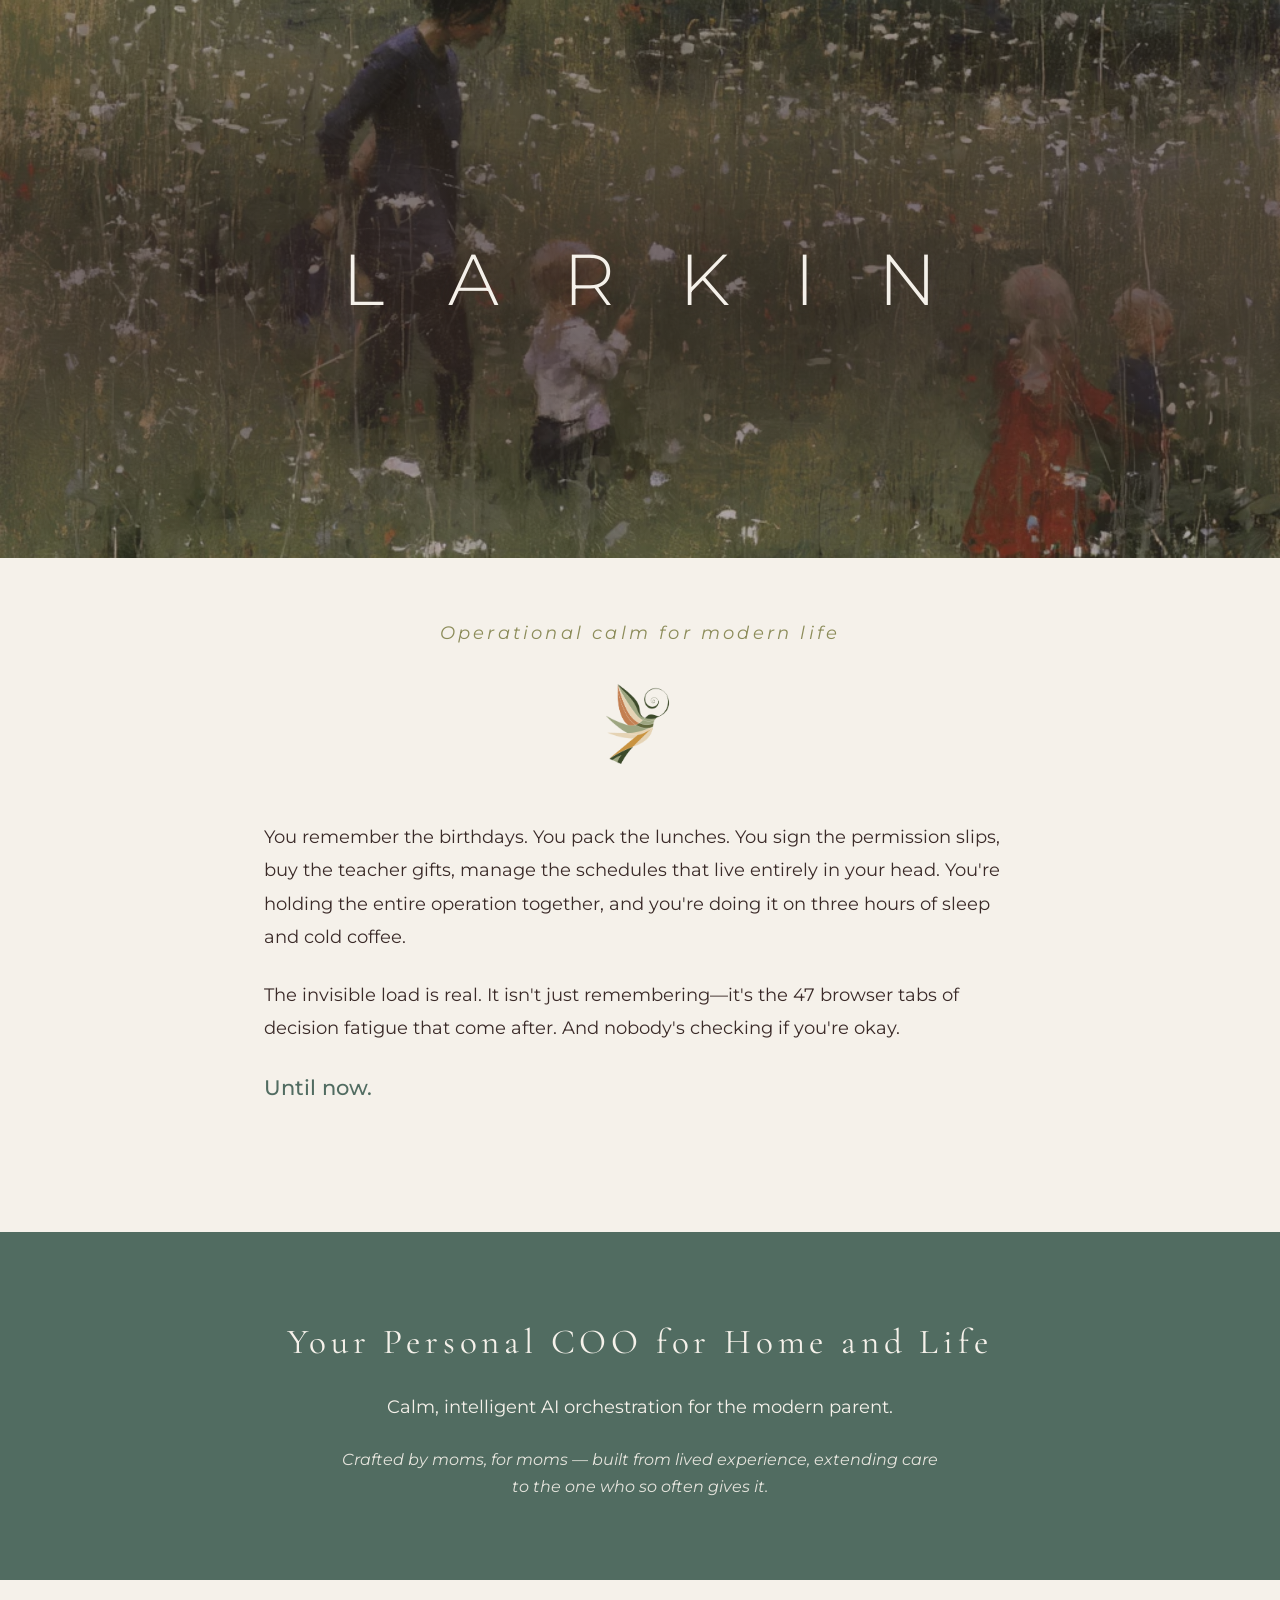
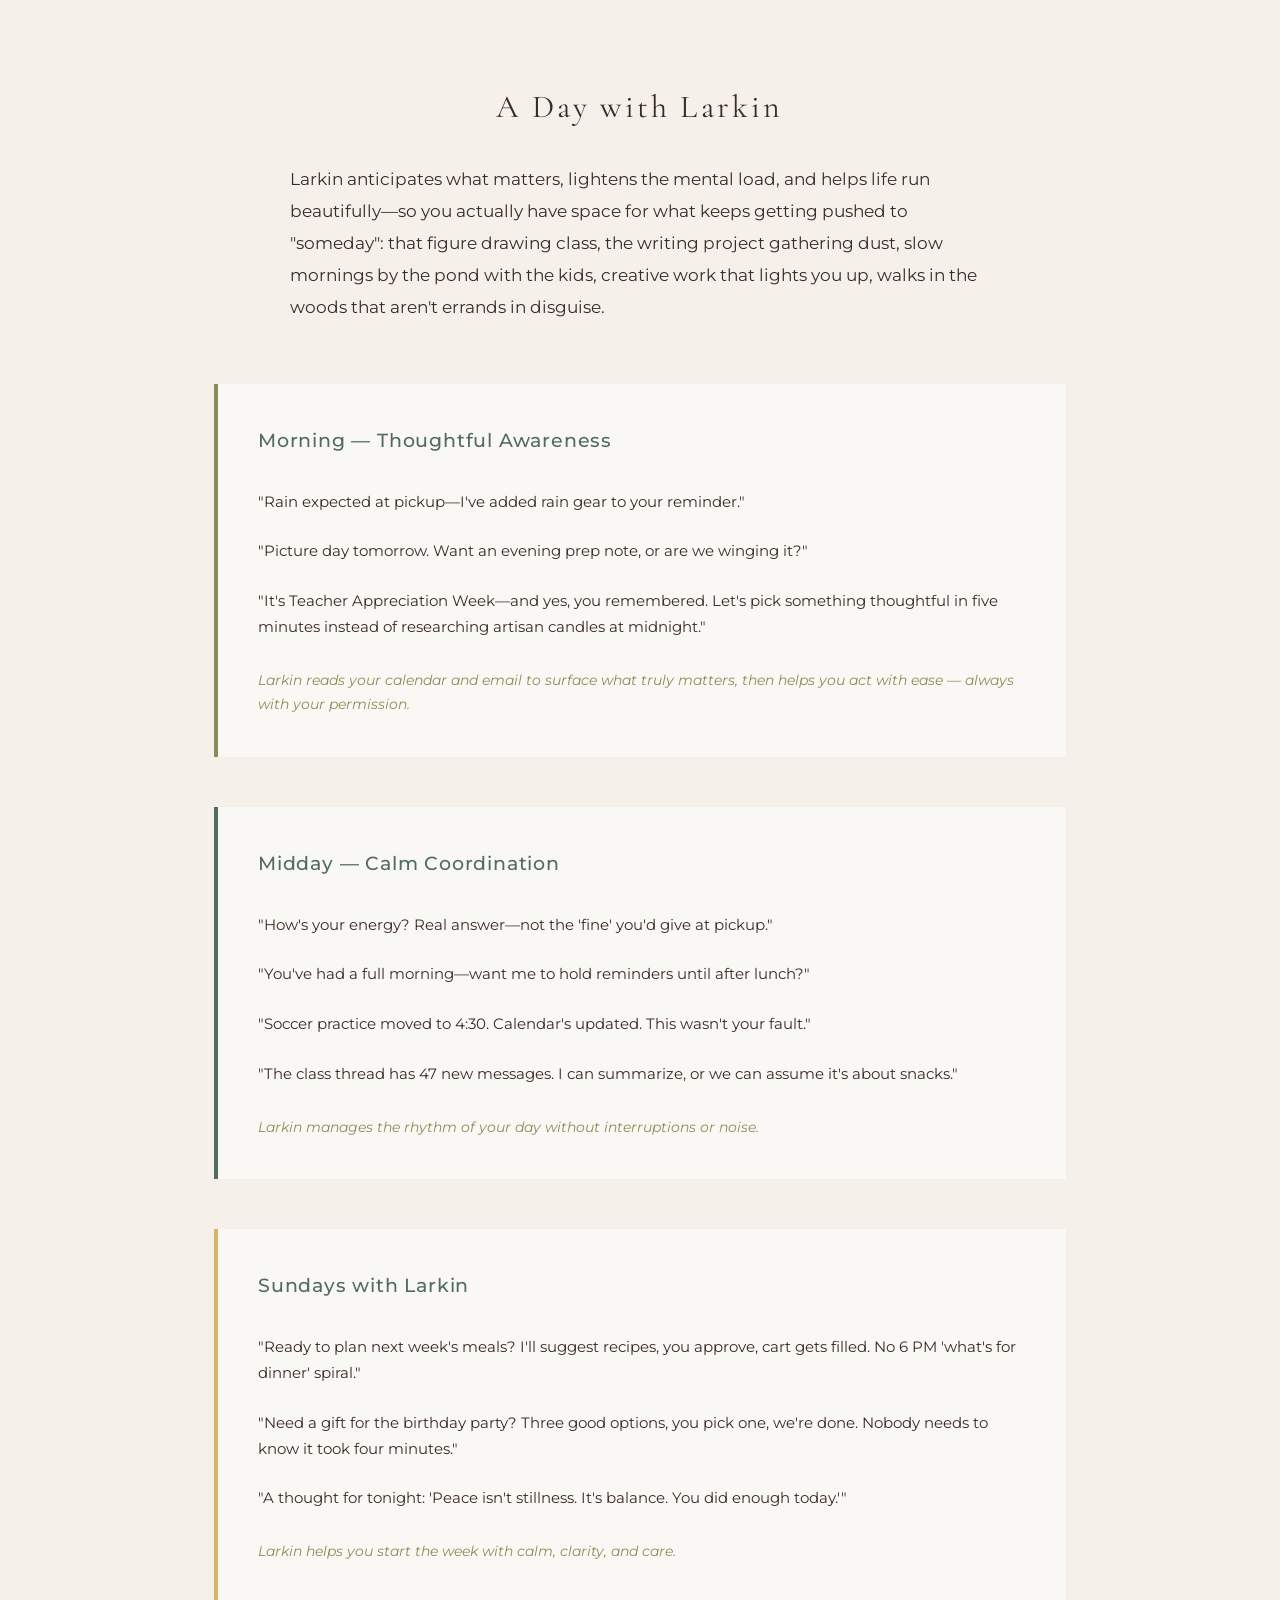
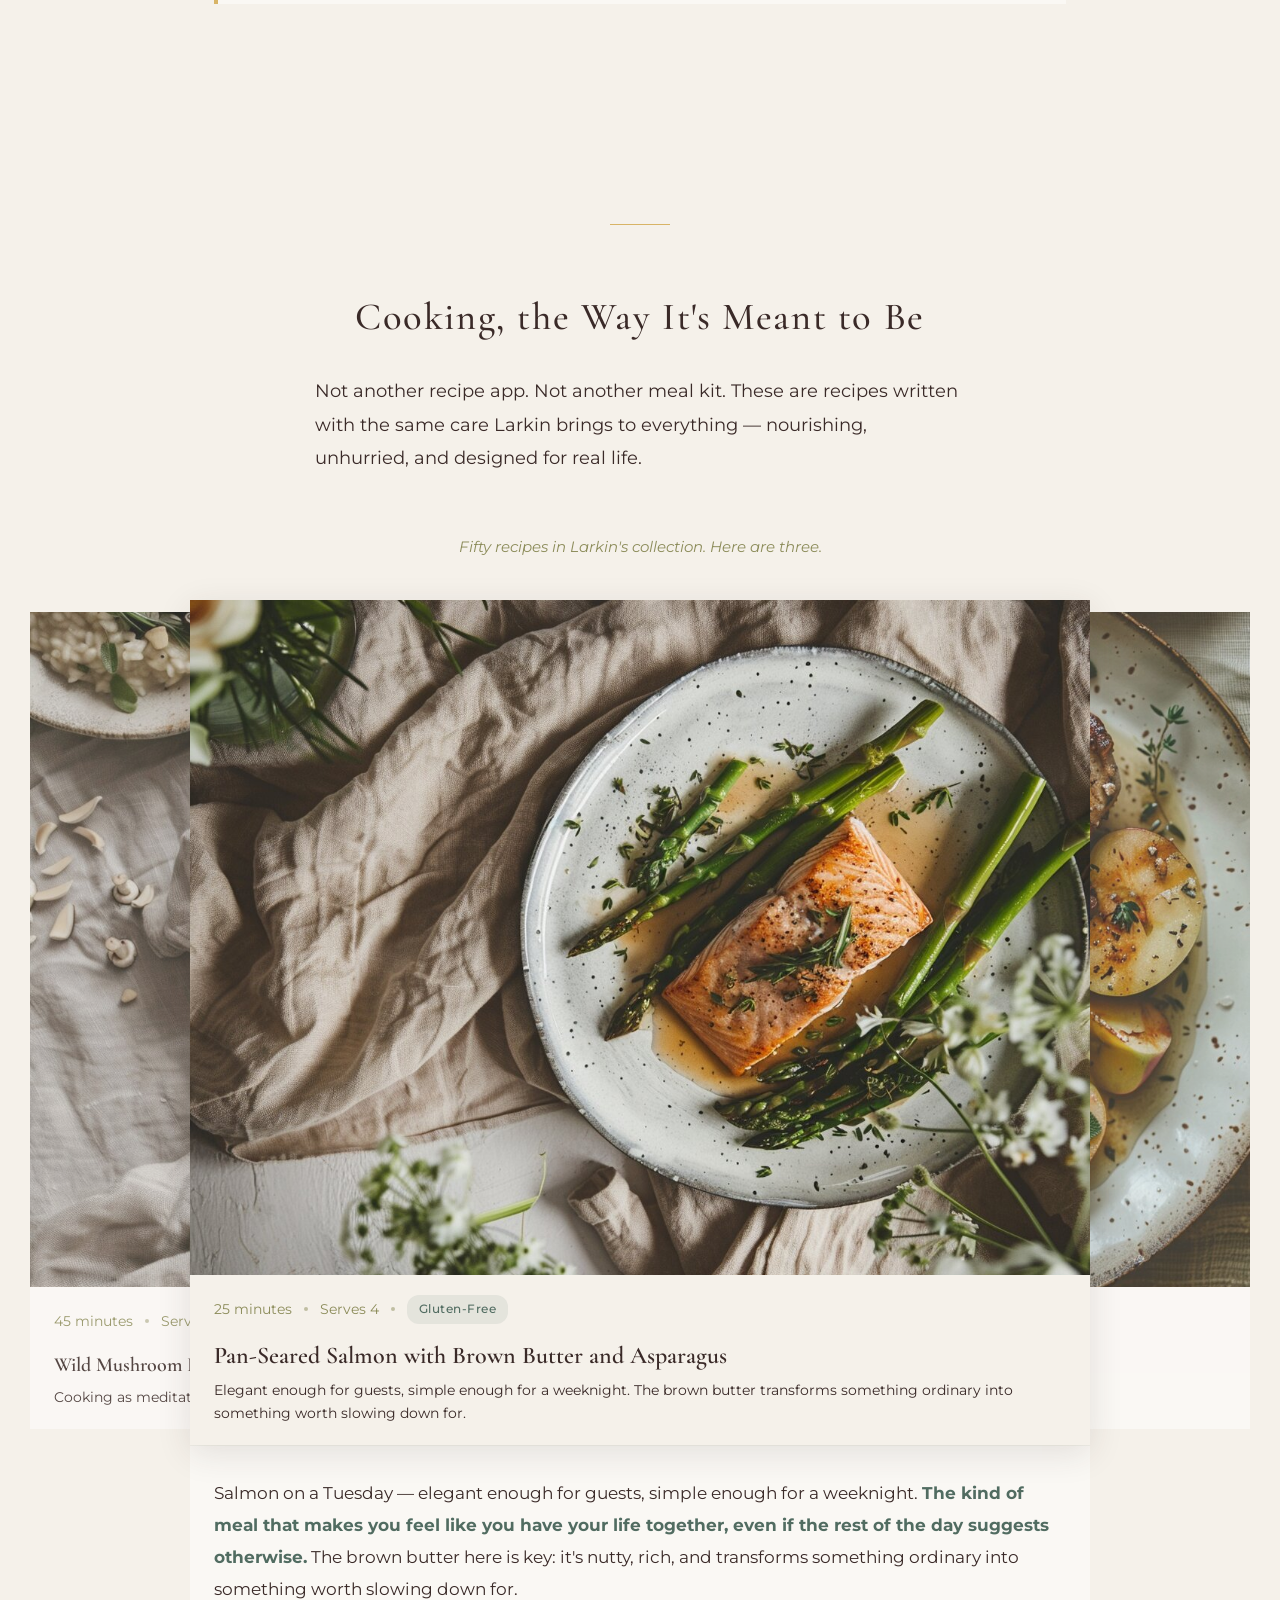
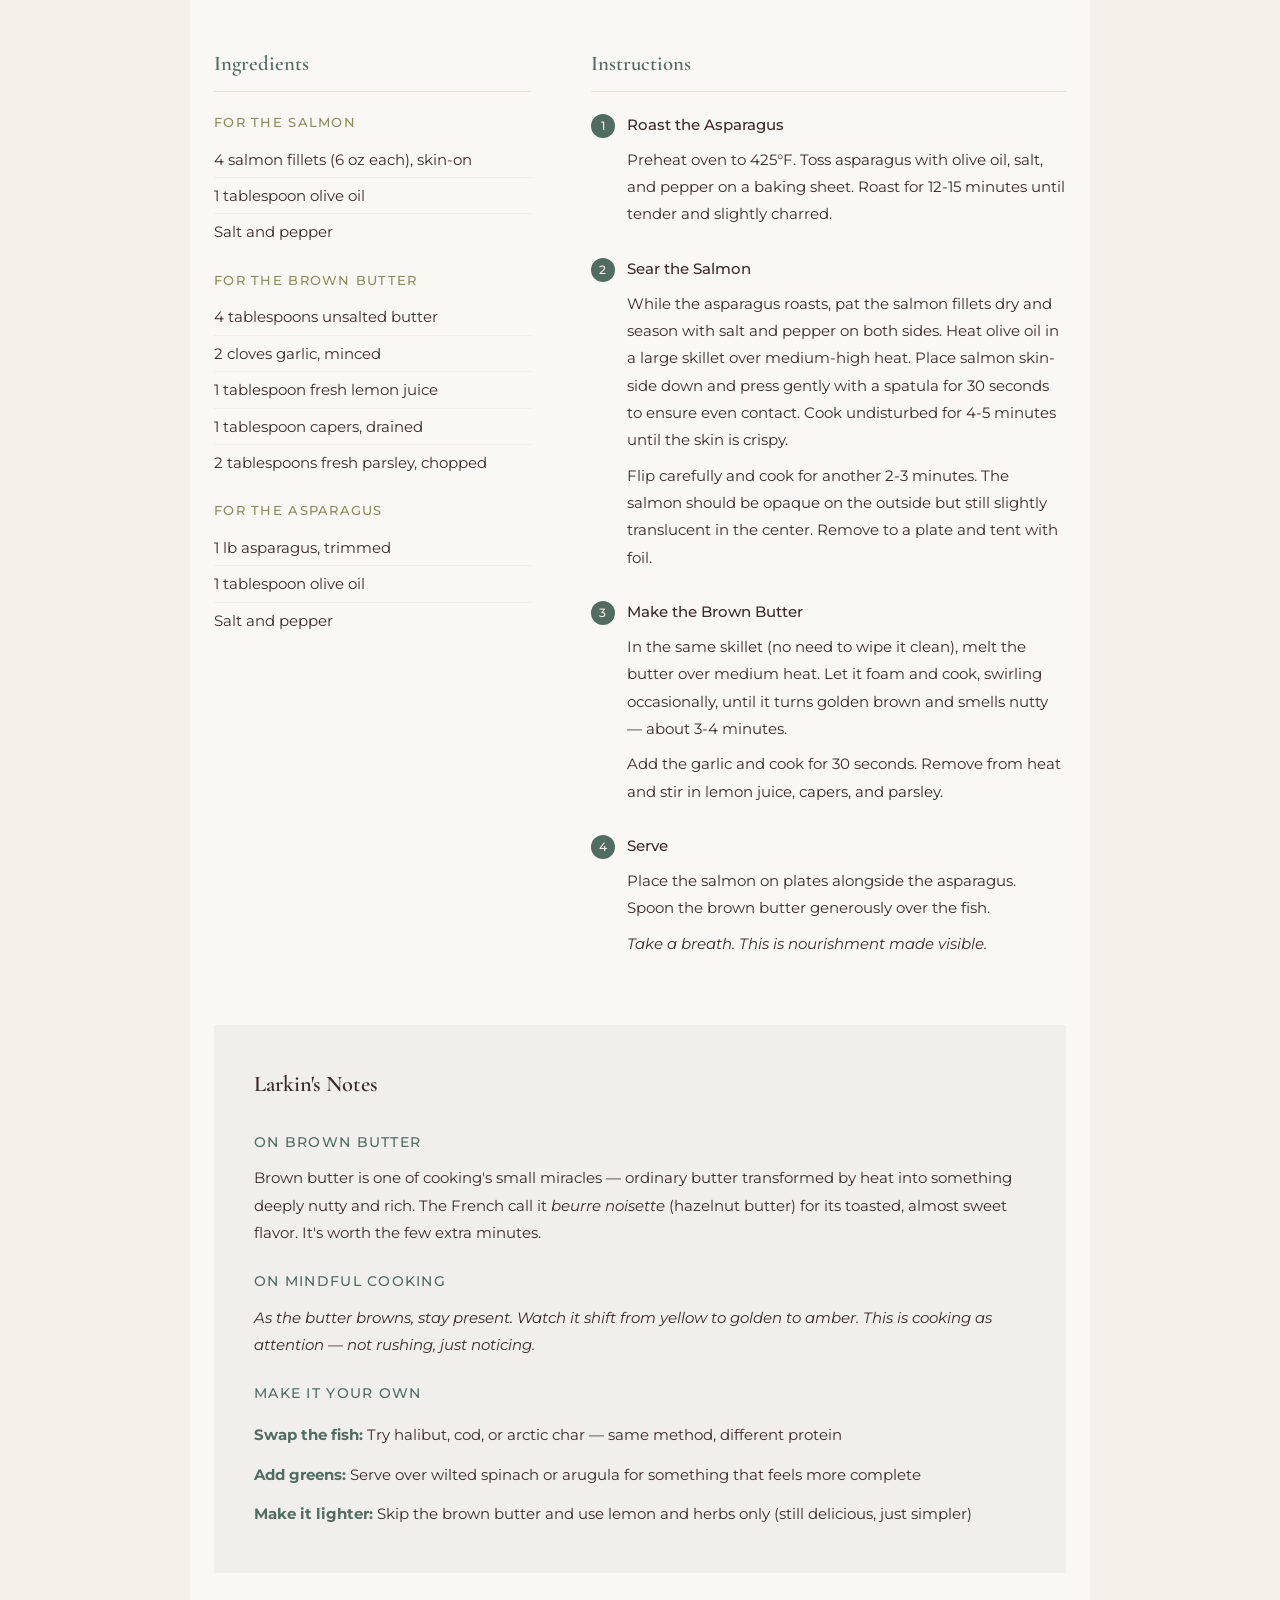
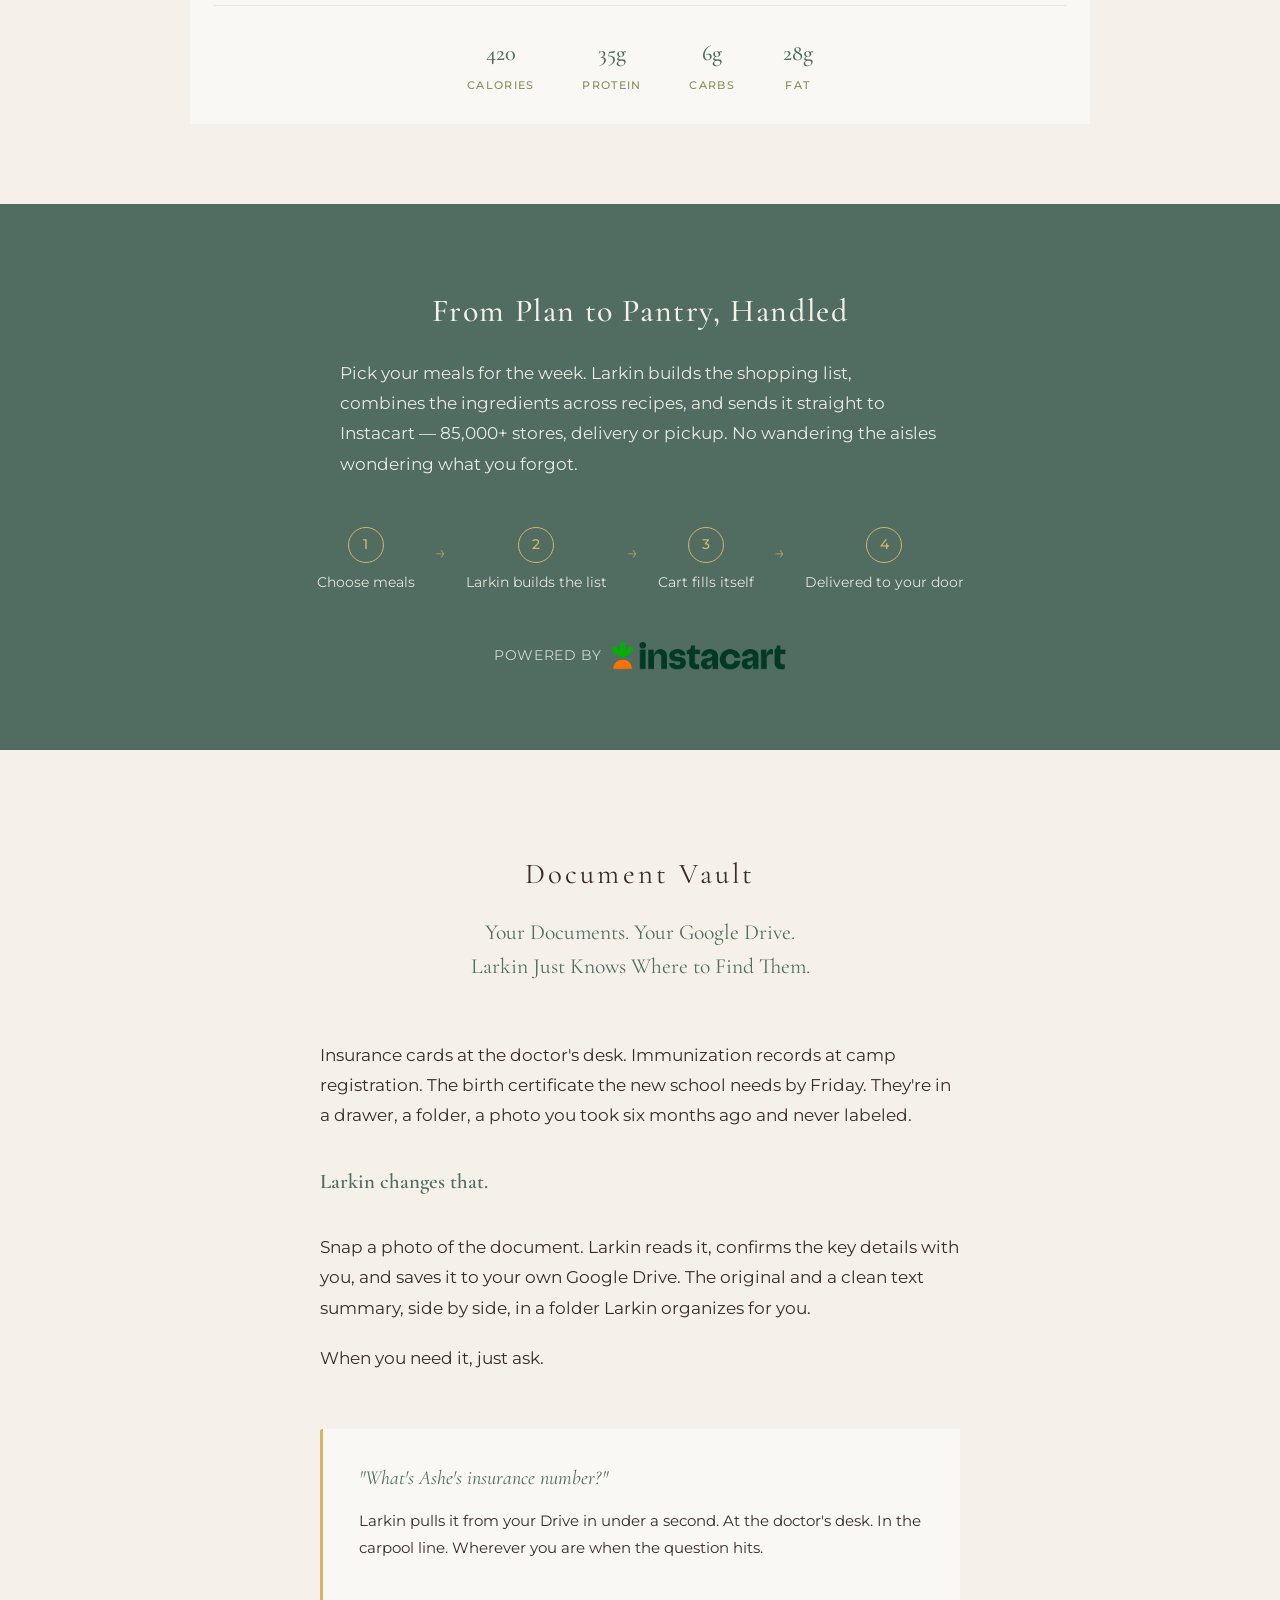
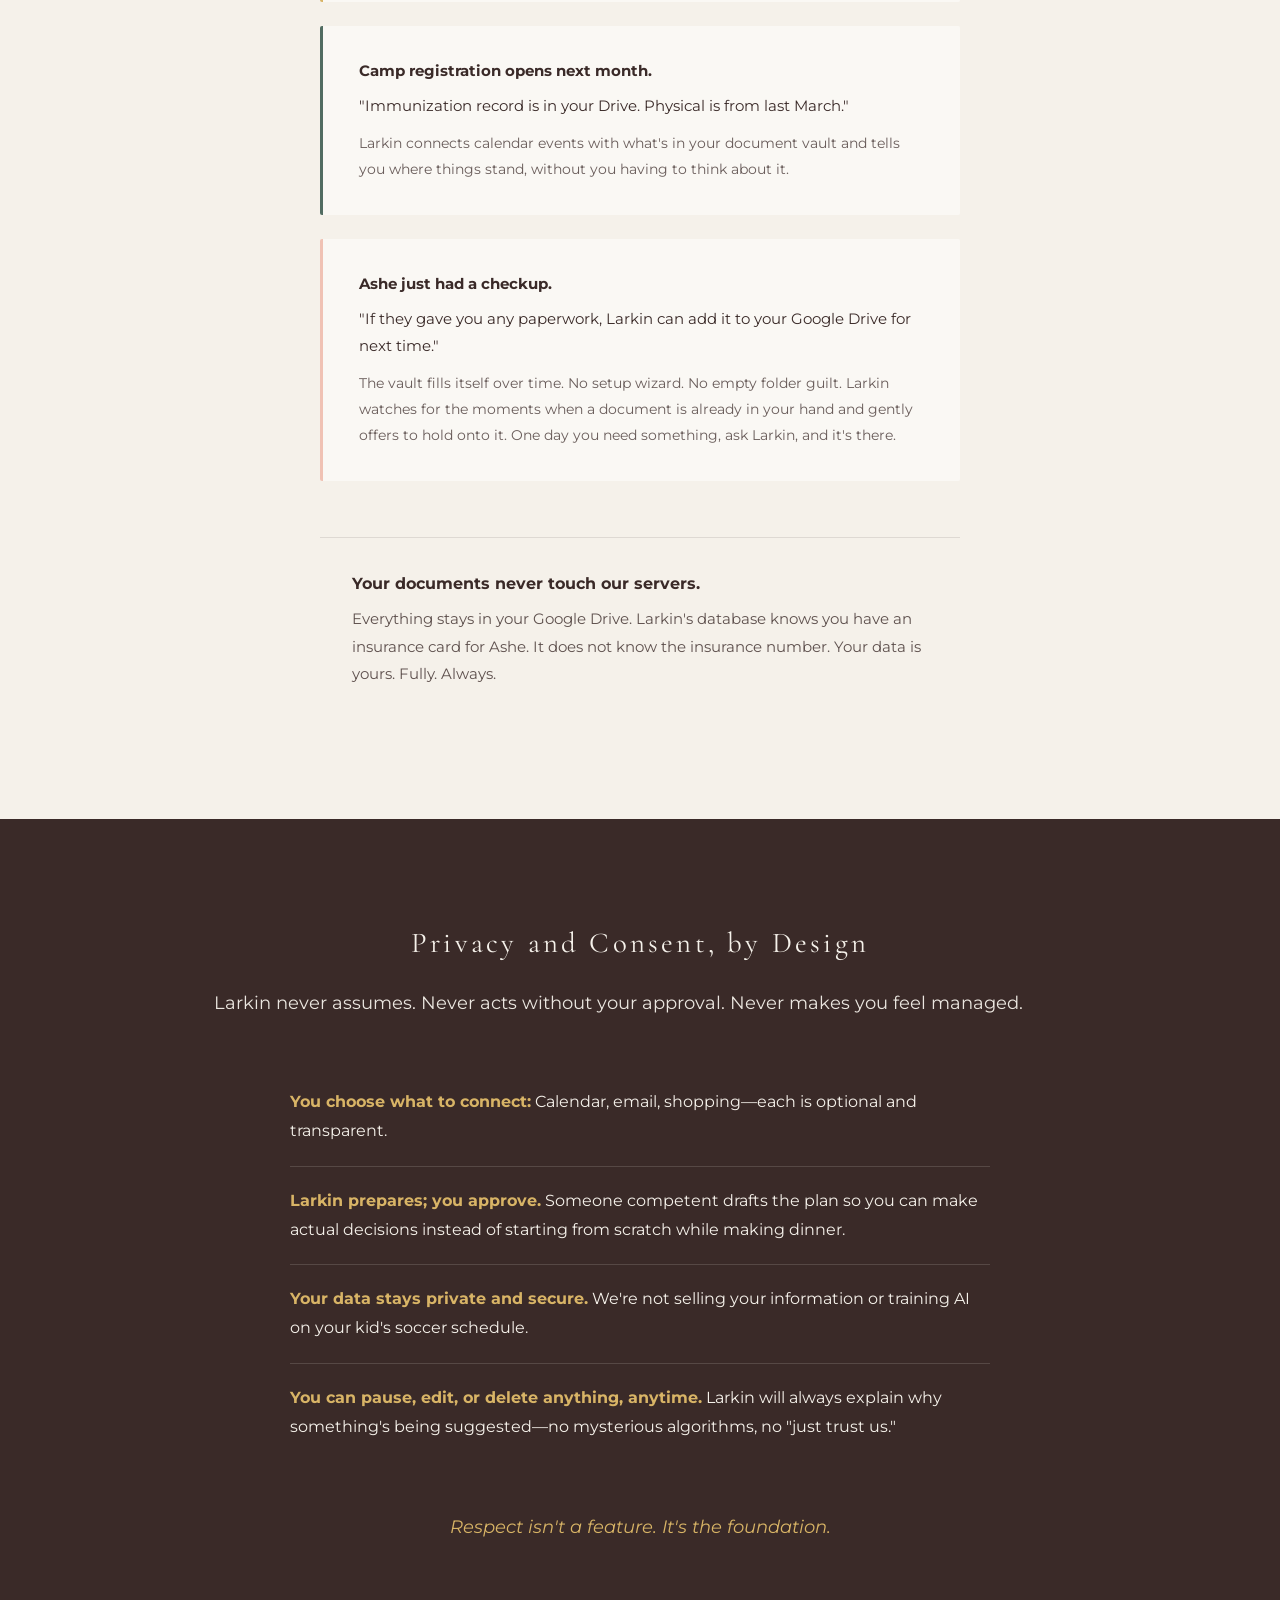
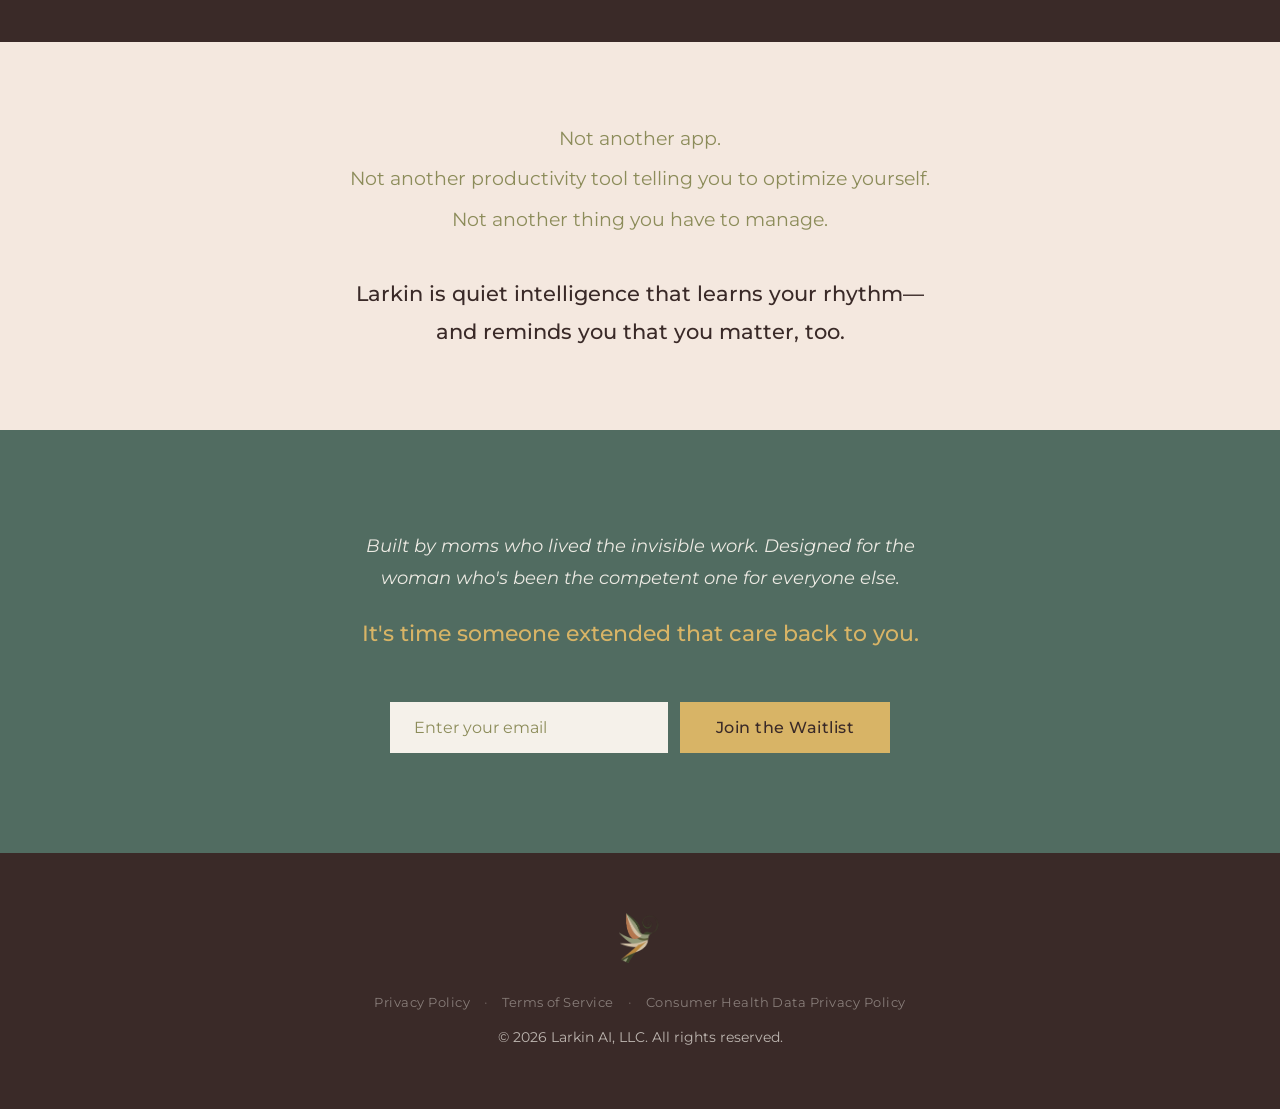
<file: index.html>
<!DOCTYPE html>
<html lang="en">
<head>
  <meta charset="UTF-8">
  <meta name="viewport" content="width=device-width, initial-scale=1.0">
  <title>Larkin — Operational Calm for Modern Life</title>
  <link rel="icon" type="image/png" sizes="32x32" href="favicon-32x32.png">
  <link rel="icon" type="image/png" sizes="16x16" href="favicon-16x16.png">
  <link rel="apple-touch-icon" sizes="180x180" href="apple-touch-icon.png">
  <link rel="preconnect" href="https://fonts.googleapis.com">
  <link rel="preconnect" href="https://fonts.gstatic.com" crossorigin>
  <link href="https://fonts.googleapis.com/css2?family=Cormorant+Garamond:ital,wght@0,400;0,500;0,600;1,400&family=Montserrat:ital,wght@0,300;0,400;0,500;0,600;1,300;1,400&display=swap" rel="stylesheet">
  <link rel="stylesheet" href="styles.css">
</head>
<body>

  <!-- Sticky Navigation -->
  <nav class="sticky-nav" id="stickyNav">
    <div class="nav-container">
      <img src="larkin_logo.png" alt="Larkin" class="nav-logo">
      <div class="nav-links">
        <a href="#about">About</a>
        <a href="#your-day">Your Day</a>
        <a href="#recipes">Recipes</a>
        <a href="#waitlist">Waitlist</a>
      </div>
    </div>
  </nav>

  <!-- Hero Section -->
  <header class="hero" id="hero">
    <div class="hero-banner">
      <img src="images/hero.webp"
           alt="A painterly scene of a mother and her three young children walking through a meadow of tall grass and white wildflowers"
           class="hero-banner-img" width="1024" height="1024" fetchpriority="high">
      <h1 class="hero-title">L A R K I N</h1>
    </div>

    <div class="hero-content">
      <p class="hero-tagline">Operational calm for modern life</p>

      <div class="logo">
        <img src="larkin_logo.png" alt="" class="logo-img">
      </div>

      <div class="hero-intro">
        <p>You remember the birthdays. You pack the lunches. You sign the permission slips, buy the teacher gifts, manage the schedules that live entirely in your head. You're holding the entire operation together, and you're doing it on three hours of sleep and cold coffee.</p>
        <p>The invisible load is real. It isn't just remembering—it's the 47 browser tabs of decision fatigue that come after. And nobody's checking if you're okay.</p>
        <p class="hero-highlight">Until now.</p>
      </div>
    </div>
  </header>

  <!-- Value Proposition -->
  <section class="value-prop" id="about">
    <div class="container">
      <h2>Your Personal COO for Home and Life</h2>
      <p class="subtitle">Calm, intelligent AI orchestration for the modern parent.</p>
      <p class="crafted"><em>Crafted by moms, for moms — built from lived experience, extending care to the one who so often gives it.</em></p>
    </div>
  </section>

  <!-- A Day with Larkin -->
  <section class="day-with-larkin" id="your-day">
    <div class="container">
      <h2>A Day with Larkin</h2>
      <p class="section-intro">Larkin anticipates what matters, lightens the mental load, and helps life run beautifully—so you actually have space for what keeps getting pushed to "someday": that figure drawing class, the writing project gathering dust, slow mornings by the pond with the kids, creative work that lights you up, walks in the woods that aren't errands in disguise.</p>

      <div class="time-blocks">
        <!-- Morning -->
        <div class="time-block morning">
          <h3>Morning — Thoughtful Awareness</h3>
          <div class="larkin-messages">
            <p class="message">"Rain expected at pickup—I've added rain gear to your reminder."</p>
            <p class="message">"Picture day tomorrow. Want an evening prep note, or are we winging it?"</p>
            <p class="message">"It's Teacher Appreciation Week—and yes, you remembered. Let's pick something thoughtful in five minutes instead of researching artisan candles at midnight."</p>
          </div>
          <p class="block-note"><em>Larkin reads your calendar and email to surface what truly matters, then helps you act with ease — always with your permission.</em></p>
        </div>

        <!-- Midday -->
        <div class="time-block midday">
          <h3>Midday — Calm Coordination</h3>
          <div class="larkin-messages">
            <p class="message">"How's your energy? Real answer—not the 'fine' you'd give at pickup."</p>
            <p class="message">"You've had a full morning—want me to hold reminders until after lunch?"</p>
            <p class="message">"Soccer practice moved to 4:30. Calendar's updated. This wasn't your fault."</p>
            <p class="message">"The class thread has 47 new messages. I can summarize, or we can assume it's about snacks."</p>
          </div>
          <p class="block-note"><em>Larkin manages the rhythm of your day without interruptions or noise.</em></p>
        </div>

        <!-- Sundays -->
        <div class="time-block sunday">
          <h3>Sundays with Larkin</h3>
          <div class="larkin-messages">
            <p class="message">"Ready to plan next week's meals? I'll suggest recipes, you approve, cart gets filled. No 6 PM 'what's for dinner' spiral."</p>
            <p class="message">"Need a gift for the birthday party? Three good options, you pick one, we're done. Nobody needs to know it took four minutes."</p>
            <p class="message">"A thought for tonight: 'Peace isn't stillness. It's balance. You did enough today.'"</p>
          </div>
          <p class="block-note"><em>Larkin helps you start the week with calm, clarity, and care.</em></p>
        </div>
      </div>
    </div>
  </section>

  <!-- Recipe Collection -->
  <section class="recipes" id="recipes">

    <!-- Bridge Intro -->
    <div class="recipe-bridge">
      <div class="container">
        <h2>Cooking, the Way It's Meant to Be</h2>
        <p class="recipe-bridge-text">Not another recipe app. Not another meal kit. These are recipes written with the same care Larkin brings to everything — nourishing, unhurried, and designed for real life.</p>
      </div>
    </div>

    <!-- Recipe Carousel -->
    <div class="recipe-carousel-wrapper">
      <p class="recipe-carousel-intro">Fifty recipes in Larkin's collection. Here are three.</p>

      <!-- Cover Flow Stage -->
      <div class="carousel-stage">
        <div class="carousel-track">

          <!-- Card 1: Wild Mushroom Risotto (LEFT) -->
          <article class="carousel-card carousel-prev" tabindex="0" role="button" aria-label="Wild Mushroom Risotto — click to view">
            <div class="carousel-card-preview">
              <img src="images/recipes/wild-mushroom-risotto.jpg" alt="Wild Mushroom Risotto" class="carousel-card-image" loading="lazy">
              <div class="carousel-card-body">
                <div class="recipe-meta-bar">
                  <span class="recipe-time">45 minutes</span>
                  <span class="recipe-meta-divider"></span>
                  <span class="recipe-servings">Serves 4</span>
                  <span class="recipe-meta-divider"></span>
                  <span class="recipe-tag">Vegetarian</span>
                </div>
                <h3 class="carousel-card-title">Wild Mushroom Risotto</h3>
                <p class="carousel-card-teaser">Cooking as meditation — the mushrooms bring earthy depth, grounding the creaminess of the rice.</p>
              </div>
            </div>
          </article>

          <!-- Card 2: Pan-Seared Salmon (CENTER / ACTIVE) -->
          <article class="carousel-card carousel-active" tabindex="0" role="button" aria-label="Pan-Seared Salmon with Brown Butter and Asparagus">
            <div class="carousel-card-preview">
              <img src="images/recipes/pan-seared-salmon-with-brown-butter-and-asparagus.jpg" alt="Pan-Seared Salmon with Brown Butter and Asparagus" class="carousel-card-image">
              <div class="carousel-card-body">
                <div class="recipe-meta-bar">
                  <span class="recipe-time">25 minutes</span>
                  <span class="recipe-meta-divider"></span>
                  <span class="recipe-servings">Serves 4</span>
                  <span class="recipe-meta-divider"></span>
                  <span class="recipe-tag">Gluten-Free</span>
                </div>
                <h3 class="carousel-card-title">Pan-Seared Salmon with Brown Butter and Asparagus</h3>
                <p class="carousel-card-teaser">Elegant enough for guests, simple enough for a weeknight. The brown butter transforms something ordinary into something worth slowing down for.</p>
              </div>
            </div>
          </article>

          <!-- Card 3: Pork Chops (RIGHT) -->
          <article class="carousel-card carousel-next" tabindex="0" role="button" aria-label="Pan-Seared Pork Chops with Apple and Sage — click to view">
            <div class="carousel-card-preview">
              <img src="images/recipes/pan-seared-pork-chops-with-apple-and-sage.jpg" alt="Pan-Seared Pork Chops with Apple and Sage" class="carousel-card-image" loading="lazy">
              <div class="carousel-card-body">
                <div class="recipe-meta-bar">
                  <span class="recipe-time">30 minutes</span>
                  <span class="recipe-meta-divider"></span>
                  <span class="recipe-servings">Serves 4</span>
                  <span class="recipe-meta-divider"></span>
                  <span class="recipe-tag">Gluten-Free</span>
                </div>
                <h3 class="carousel-card-title">Pan-Seared Pork Chops with Apple and Sage</h3>
                <p class="carousel-card-teaser">Autumn on a plate — apples, sage, and a pan sauce that comes together in minutes.</p>
              </div>
            </div>
          </article>

        </div>
      </div>

      <!-- Expanded Recipe Content (shown for active card) -->
      <div class="carousel-detail" id="carouselDetail">

        <!-- Detail: Risotto -->
        <div class="carousel-detail-panel" data-recipe="0">
          <div class="container">
            <p class="recipe-featured-intro">Risotto on a weeknight isn't as ambitious as it sounds. Yes, it requires attention — stirring, adding broth slowly — but that's part of its appeal. <strong>This is cooking as meditation.</strong> The mushrooms here bring an earthy depth, almost meaty, grounding the creaminess of the rice. This is the kind of meal that asks you to slow down, and rewards you for it.</p>

            <div class="recipe-body">
              <div class="recipe-ingredients">
                <h4>Ingredients</h4>
                <ul>
                  <li>6 cups vegetable broth (keep warm in a pot)</li>
                  <li>3 tablespoons olive oil, divided</li>
                  <li>1 lb mixed mushrooms (cremini, shiitake, oyster), sliced</li>
                  <li>1 small onion, finely diced</li>
                  <li>3 cloves garlic, minced</li>
                  <li>1&frac12; cups Arborio rice</li>
                  <li>&frac12; cup dry white wine</li>
                  <li>3 tablespoons unsalted butter</li>
                  <li>&frac12; cup grated Parmesan cheese</li>
                  <li>2 tablespoons fresh thyme leaves</li>
                  <li>Salt and pepper to taste</li>
                  <li>Fresh parsley for serving</li>
                </ul>
              </div>

              <div class="recipe-instructions">
                <h4>Instructions</h4>
                <ol>
                  <li>
                    <strong>Cook the Mushrooms</strong>
                    <p>Heat 2 tablespoons olive oil in a large, wide pan over medium-high heat. Add the mushrooms in a single layer (work in batches if needed). Let them cook undisturbed for 3-4 minutes until golden brown on one side, then stir and cook another 2-3 minutes. Season with salt and pepper, then transfer to a bowl.</p>
                  </li>
                  <li>
                    <strong>Toast the Rice</strong>
                    <p>In the same pan, add the remaining tablespoon of olive oil. Add the onion and cook until soft, about 5 minutes. Add the garlic and cook for 1 minute. Add the Arborio rice and stir to coat in the oil. Let it toast for 2 minutes until the edges become slightly translucent. This step builds flavor — don't skip it.</p>
                  </li>
                  <li>
                    <strong>Build the Risotto</strong>
                    <p>Pour in the white wine and stir until it's mostly absorbed. Now begin adding the warm broth, one ladleful at a time. Stir frequently and wait until each addition is mostly absorbed before adding the next.</p>
                    <p class="recipe-mindfulness-inline">This process takes about 25-30 minutes. You'll find a rhythm here — stir, wait, add, stir. Let your mind settle into it.</p>
                  </li>
                  <li>
                    <strong>Finish and Serve</strong>
                    <p>When the rice is tender but still has a slight bite, remove from heat. Stir in the butter, Parmesan, thyme, and the cooked mushrooms. The risotto should flow on the plate, not sit in a mound. Divide among shallow bowls. Finish with fresh parsley and extra Parmesan.</p>
                    <p class="recipe-mindfulness-inline">This is comfort — earthy, creamy, deeply satisfying.</p>
                  </li>
                </ol>
              </div>
            </div>

            <div class="larkin-notes">
              <h4>Larkin's Notes</h4>
              <div class="larkin-note-section">
                <h5>On Thyme</h5>
                <p>Thyme's botanical name, <em>Thymus</em>, comes from the Greek word for courage. Ancient Romans bathed in thyme water before battle. Today, it's known for supporting respiratory health and bringing calm. In this risotto, it adds a subtle earthiness that complements the mushrooms beautifully.</p>
              </div>
              <div class="larkin-note-section">
                <h5>On Mindful Cooking</h5>
                <p class="recipe-mindfulness">Risotto is one of cooking's great meditations. The stirring, the waiting, the slow transformation of rice into something creamy and luxurious — this is presence in motion. Let yourself settle into the rhythm. There's nowhere to rush to.</p>
              </div>
              <div class="larkin-note-section">
                <h5>Make It Your Own</h5>
                <ul class="make-it-yours">
                  <li><strong>Add protein:</strong> Stir in cooked chicken, shrimp, or crumbled sausage at the end</li>
                  <li><strong>Make it lighter:</strong> Use half the butter and Parmesan</li>
                  <li><strong>Add greens:</strong> Stir in arugula or spinach just before serving</li>
                </ul>
              </div>
            </div>

            <div class="recipe-nutrition">
              <div class="nutrition-item">
                <span class="nutrition-value">420</span>
                <span class="nutrition-label">Calories</span>
              </div>
              <div class="nutrition-item">
                <span class="nutrition-value">12g</span>
                <span class="nutrition-label">Protein</span>
              </div>
              <div class="nutrition-item">
                <span class="nutrition-value">58g</span>
                <span class="nutrition-label">Carbs</span>
              </div>
              <div class="nutrition-item">
                <span class="nutrition-value">16g</span>
                <span class="nutrition-label">Fat</span>
              </div>
            </div>
          </div>
        </div>

        <!-- Detail: Salmon -->
        <div class="carousel-detail-panel active" data-recipe="1">
          <div class="container">
            <p class="recipe-featured-intro">Salmon on a Tuesday — elegant enough for guests, simple enough for a weeknight. <strong>The kind of meal that makes you feel like you have your life together, even if the rest of the day suggests otherwise.</strong> The brown butter here is key: it's nutty, rich, and transforms something ordinary into something worth slowing down for.</p>

            <div class="recipe-body">
              <div class="recipe-ingredients">
                <h4>Ingredients</h4>

                <p class="ingredient-group-label">For the salmon</p>
                <ul>
                  <li>4 salmon fillets (6 oz each), skin-on</li>
                  <li>1 tablespoon olive oil</li>
                  <li>Salt and pepper</li>
                </ul>

                <p class="ingredient-group-label">For the brown butter</p>
                <ul>
                  <li>4 tablespoons unsalted butter</li>
                  <li>2 cloves garlic, minced</li>
                  <li>1 tablespoon fresh lemon juice</li>
                  <li>1 tablespoon capers, drained</li>
                  <li>2 tablespoons fresh parsley, chopped</li>
                </ul>

                <p class="ingredient-group-label">For the asparagus</p>
                <ul>
                  <li>1 lb asparagus, trimmed</li>
                  <li>1 tablespoon olive oil</li>
                  <li>Salt and pepper</li>
                </ul>
              </div>

              <div class="recipe-instructions">
                <h4>Instructions</h4>
                <ol>
                  <li>
                    <strong>Roast the Asparagus</strong>
                    <p>Preheat oven to 425&deg;F. Toss asparagus with olive oil, salt, and pepper on a baking sheet. Roast for 12-15 minutes until tender and slightly charred.</p>
                  </li>
                  <li>
                    <strong>Sear the Salmon</strong>
                    <p>While the asparagus roasts, pat the salmon fillets dry and season with salt and pepper on both sides. Heat olive oil in a large skillet over medium-high heat. Place salmon skin-side down and press gently with a spatula for 30 seconds to ensure even contact. Cook undisturbed for 4-5 minutes until the skin is crispy.</p>
                    <p>Flip carefully and cook for another 2-3 minutes. The salmon should be opaque on the outside but still slightly translucent in the center. Remove to a plate and tent with foil.</p>
                  </li>
                  <li>
                    <strong>Make the Brown Butter</strong>
                    <p>In the same skillet (no need to wipe it clean), melt the butter over medium heat. Let it foam and cook, swirling occasionally, until it turns golden brown and smells nutty — about 3-4 minutes.</p>
                    <p>Add the garlic and cook for 30 seconds. Remove from heat and stir in lemon juice, capers, and parsley.</p>
                  </li>
                  <li>
                    <strong>Serve</strong>
                    <p>Place the salmon on plates alongside the asparagus. Spoon the brown butter generously over the fish.</p>
                    <p class="recipe-mindfulness-inline">Take a breath. This is nourishment made visible.</p>
                  </li>
                </ol>
              </div>
            </div>

            <div class="larkin-notes">
              <h4>Larkin's Notes</h4>

              <div class="larkin-note-section">
                <h5>On Brown Butter</h5>
                <p>Brown butter is one of cooking's small miracles — ordinary butter transformed by heat into something deeply nutty and rich. The French call it <em>beurre noisette</em> (hazelnut butter) for its toasted, almost sweet flavor. It's worth the few extra minutes.</p>
              </div>

              <div class="larkin-note-section">
                <h5>On Mindful Cooking</h5>
                <p class="recipe-mindfulness">As the butter browns, stay present. Watch it shift from yellow to golden to amber. This is cooking as attention — not rushing, just noticing.</p>
              </div>

              <div class="larkin-note-section">
                <h5>Make It Your Own</h5>
                <ul class="make-it-yours">
                  <li><strong>Swap the fish:</strong> Try halibut, cod, or arctic char — same method, different protein</li>
                  <li><strong>Add greens:</strong> Serve over wilted spinach or arugula for something that feels more complete</li>
                  <li><strong>Make it lighter:</strong> Skip the brown butter and use lemon and herbs only (still delicious, just simpler)</li>
                </ul>
              </div>
            </div>

            <div class="recipe-nutrition">
              <div class="nutrition-item">
                <span class="nutrition-value">420</span>
                <span class="nutrition-label">Calories</span>
              </div>
              <div class="nutrition-item">
                <span class="nutrition-value">35g</span>
                <span class="nutrition-label">Protein</span>
              </div>
              <div class="nutrition-item">
                <span class="nutrition-value">6g</span>
                <span class="nutrition-label">Carbs</span>
              </div>
              <div class="nutrition-item">
                <span class="nutrition-value">28g</span>
                <span class="nutrition-label">Fat</span>
              </div>
            </div>
          </div>
        </div>

        <!-- Detail: Pork Chops -->
        <div class="carousel-detail-panel" data-recipe="2">
          <div class="container">
            <p class="recipe-featured-intro">Pork chops with apples and sage — it's a classic pairing for a reason. The sweetness of the apples balances the richness of the pork, and the sage brings everything together with its earthy, slightly peppery warmth. <strong>This is autumn on a plate</strong>, but it works year-round when you need something comforting and quick.</p>

            <div class="recipe-body">
              <div class="recipe-ingredients">
                <h4>Ingredients</h4>

                <p class="ingredient-group-label">For the pork</p>
                <ul>
                  <li>4 bone-in pork chops (1 inch thick)</li>
                  <li>1 tablespoon olive oil</li>
                  <li>1 teaspoon salt</li>
                  <li>&frac12; teaspoon black pepper</li>
                  <li>1 teaspoon garlic powder</li>
                </ul>

                <p class="ingredient-group-label">For the apples</p>
                <ul>
                  <li>2 tablespoons butter</li>
                  <li>2 medium apples (Honeycrisp or Granny Smith), cored and sliced</li>
                  <li>8-10 fresh sage leaves</li>
                  <li>2 tablespoons apple cider vinegar</li>
                  <li>2 tablespoons honey or maple syrup</li>
                  <li>Pinch of salt</li>
                </ul>
              </div>

              <div class="recipe-instructions">
                <h4>Instructions</h4>
                <ol>
                  <li>
                    <strong>Sear the Pork Chops</strong>
                    <p>Pat the pork chops dry and season both sides generously with salt, pepper, and garlic powder. Heat olive oil in a large skillet over medium-high heat. Cook undisturbed for 4-5 minutes until deeply golden on the bottom. Flip and cook another 4-5 minutes until the internal temperature reaches 145&deg;F. Transfer to a plate and tent with foil to rest.</p>
                  </li>
                  <li>
                    <strong>Cook the Apples and Sage</strong>
                    <p>In the same skillet (don't wipe it out — those browned bits are flavor), reduce heat to medium and add the butter. Once melted, add the apple slices in a single layer. Cook for 3-4 minutes on one side until golden, then flip and cook another 2-3 minutes.</p>
                    <p>Add the sage leaves and let them crisp in the butter for 30 seconds. The sage will become fragrant and slightly darker.</p>
                  </li>
                  <li>
                    <strong>Make the Pan Sauce</strong>
                    <p>Add the apple cider vinegar, honey, and a pinch of salt. Stir to combine, scraping up any browned bits from the bottom of the pan. Let it bubble for 1-2 minutes until slightly thickened.</p>
                  </li>
                  <li>
                    <strong>Serve</strong>
                    <p>Return the pork chops to the skillet along with any resting juices. Spoon the apples and sauce over the top. Serve immediately.</p>
                    <p class="recipe-mindfulness-inline">This is dinner — sweet, savory, grounding.</p>
                  </li>
                </ol>
              </div>
            </div>

            <div class="larkin-notes">
              <h4>Larkin's Notes</h4>
              <div class="larkin-note-section">
                <h5>On Sage</h5>
                <p>Sage's Latin name, <em>Salvia</em>, means "to save" or "to heal." It's been used for centuries to support digestion, memory, and clarity. When fried in butter, sage becomes crispy and intensely aromatic — one of cooking's small pleasures. This is the kind of ingredient that transforms a dish from good to memorable.</p>
              </div>
              <div class="larkin-note-section">
                <h5>On Mindful Cooking</h5>
                <p class="recipe-mindfulness">As you slice the apples, notice their color — some green, some red, some mottled with both. As they cook, watch them soften and caramelize. This is where attention becomes nourishment.</p>
              </div>
              <div class="larkin-note-section">
                <h5>Make It Your Own</h5>
                <ul class="make-it-yours">
                  <li><strong>Swap the protein:</strong> Use chicken thighs or turkey cutlets</li>
                  <li><strong>Add depth:</strong> Use balsamic vinegar instead of apple cider vinegar</li>
                  <li><strong>Serve with:</strong> Mashed potatoes, roasted brussels sprouts, or a simple green salad</li>
                </ul>
              </div>
            </div>

            <div class="recipe-nutrition">
              <div class="nutrition-item">
                <span class="nutrition-value">380</span>
                <span class="nutrition-label">Calories</span>
              </div>
              <div class="nutrition-item">
                <span class="nutrition-value">34g</span>
                <span class="nutrition-label">Protein</span>
              </div>
              <div class="nutrition-item">
                <span class="nutrition-value">22g</span>
                <span class="nutrition-label">Carbs</span>
              </div>
              <div class="nutrition-item">
                <span class="nutrition-value">18g</span>
                <span class="nutrition-label">Fat</span>
              </div>
            </div>
          </div>
        </div>

      </div>
    </div>


    <!-- Instacart Integration -->
    <div class="instacart-callout">
      <div class="container">
        <h2>From Plan to Pantry, Handled</h2>
        <p class="instacart-text">Pick your meals for the week. Larkin builds the shopping list, combines the ingredients across recipes, and sends it straight to Instacart — 85,000+ stores, delivery or pickup. No wandering the aisles wondering what you forgot.</p>
        <div class="instacart-flow">
          <div class="flow-step">
            <span class="flow-number">1</span>
            <span class="flow-label">Choose meals</span>
          </div>
          <span class="flow-arrow">&rarr;</span>
          <div class="flow-step">
            <span class="flow-number">2</span>
            <span class="flow-label">Larkin builds the list</span>
          </div>
          <span class="flow-arrow">&rarr;</span>
          <div class="flow-step">
            <span class="flow-number">3</span>
            <span class="flow-label">Cart fills itself</span>
          </div>
          <span class="flow-arrow">&rarr;</span>
          <div class="flow-step">
            <span class="flow-number">4</span>
            <span class="flow-label">Delivered to your door</span>
          </div>
        </div>
        <div class="powered-by-instacart">
          <span>Powered by</span>
          <img src="images/Instacart_logo_and_wordmark.svg.png" alt="Instacart" class="instacart-logo">
        </div>
      </div>
    </div>

  </section>

  <!-- Document Vault -->
  <section class="vault">
    <div class="container">
      <h2>Document Vault</h2>
      <p class="vault-headline">Your Documents. Your Google Drive.<br>Larkin Just Knows Where to Find Them.</p>

      <div class="vault-prose">
        <p>Insurance cards at the doctor's desk. Immunization records at camp registration. The birth certificate the new school needs by Friday. They're in a drawer, a folder, a photo you took six months ago and never labeled.</p>
        <p class="vault-accent">Larkin changes that.</p>
        <p>Snap a photo of the document. Larkin reads it, confirms the key details with you, and saves it to your own Google Drive. The original and a clean text summary, side by side, in a folder Larkin organizes for you.</p>
        <p>When you need it, just ask.</p>
      </div>

      <div class="vault-scenarios">
        <div class="vault-card">
          <p class="vault-prompt"><em>"What's Ashe's insurance number?"</em></p>
          <p class="vault-response">Larkin pulls it from your Drive in under a second. At the doctor's desk. In the carpool line. Wherever you are when the question hits.</p>
        </div>

        <div class="vault-card">
          <p class="vault-trigger"><strong>Camp registration opens next month.</strong></p>
          <p class="vault-response">"Immunization record is in your Drive. Physical is from last March."</p>
          <p class="vault-note">Larkin connects calendar events with what's in your document vault and tells you where things stand, without you having to think about it.</p>
        </div>

        <div class="vault-card">
          <p class="vault-trigger"><strong>Ashe just had a checkup.</strong></p>
          <p class="vault-response">"If they gave you any paperwork, Larkin can add it to your Google Drive for next time."</p>
          <p class="vault-note">The vault fills itself over time. No setup wizard. No empty folder guilt. Larkin watches for the moments when a document is already in your hand and gently offers to hold onto it. One day you need something, ask Larkin, and it's there.</p>
        </div>
      </div>

      <div class="vault-privacy">
        <p><strong>Your documents never touch our servers.</strong></p>
        <p>Everything stays in your Google Drive. Larkin's database knows you have an insurance card for Ashe. It does not know the insurance number. Your data is yours. Fully. Always.</p>
      </div>
    </div>
  </section>

  <!-- Privacy Section -->
  <section class="privacy">
    <div class="container">
      <h2>Privacy and Consent, by Design</h2>
      <p class="privacy-intro">Larkin never assumes. Never acts without your approval. Never makes you feel managed.</p>

      <ul class="privacy-list">
        <li><strong>You choose what to connect:</strong> Calendar, email, shopping—each is optional and transparent.</li>
        <li><strong>Larkin prepares; you approve.</strong> Someone competent drafts the plan so you can make actual decisions instead of starting from scratch while making dinner.</li>
        <li><strong>Your data stays private and secure.</strong> We're not selling your information or training AI on your kid's soccer schedule.</li>
        <li><strong>You can pause, edit, or delete anything, anytime.</strong> Larkin will always explain why something's being suggested—no mysterious algorithms, no "just trust us."</li>
      </ul>

      <p class="privacy-footer"><em>Respect isn't a feature. It's the foundation.</em></p>
    </div>
  </section>

  <!-- Not Another App -->
  <section class="differentiator">
    <div class="container">
      <p class="not-another">Not another app.</p>
      <p class="not-another">Not another productivity tool telling you to optimize yourself.</p>
      <p class="not-another">Not another thing you have to manage.</p>

      <p class="differentiator-main">Larkin is quiet intelligence that learns your rhythm—and reminds you that you matter, too.</p>
    </div>
  </section>

  <!-- CTA / Waitlist -->
  <section class="cta" id="waitlist">
    <div class="container">
      <p class="cta-text"><em>Built by moms who lived the invisible work. Designed for the woman who's been the competent one for everyone else.</em></p>
      <p class="cta-highlight">It's time someone extended that care back to you.</p>

      <form class="waitlist-form" action="https://formspree.io/f/mkovlbra" method="post">
        <input type="email" name="email" placeholder="Enter your email" required>
        <button type="submit">Join the Waitlist</button>
      </form>
    </div>
  </section>

  <!-- Footer -->
  <footer class="footer">
    <div class="container">
      <img src="larkin_logo.png" alt="Larkin" class="footer-logo">
      <p class="footer-legal">
        <a href="privacy-policy.html">Privacy Policy</a>
        <span class="footer-divider">&middot;</span>
        <a href="terms-of-service.html">Terms of Service</a>
        <span class="footer-divider">&middot;</span>
        <a href="consumer-health-data-policy.html">Consumer Health Data Privacy Policy</a>
      </p>
      <p>&copy; 2026 Larkin AI, LLC. All rights reserved.</p>
    </div>
  </footer>

  <script src="recipes.js"></script>
</body>
</html>
</file>
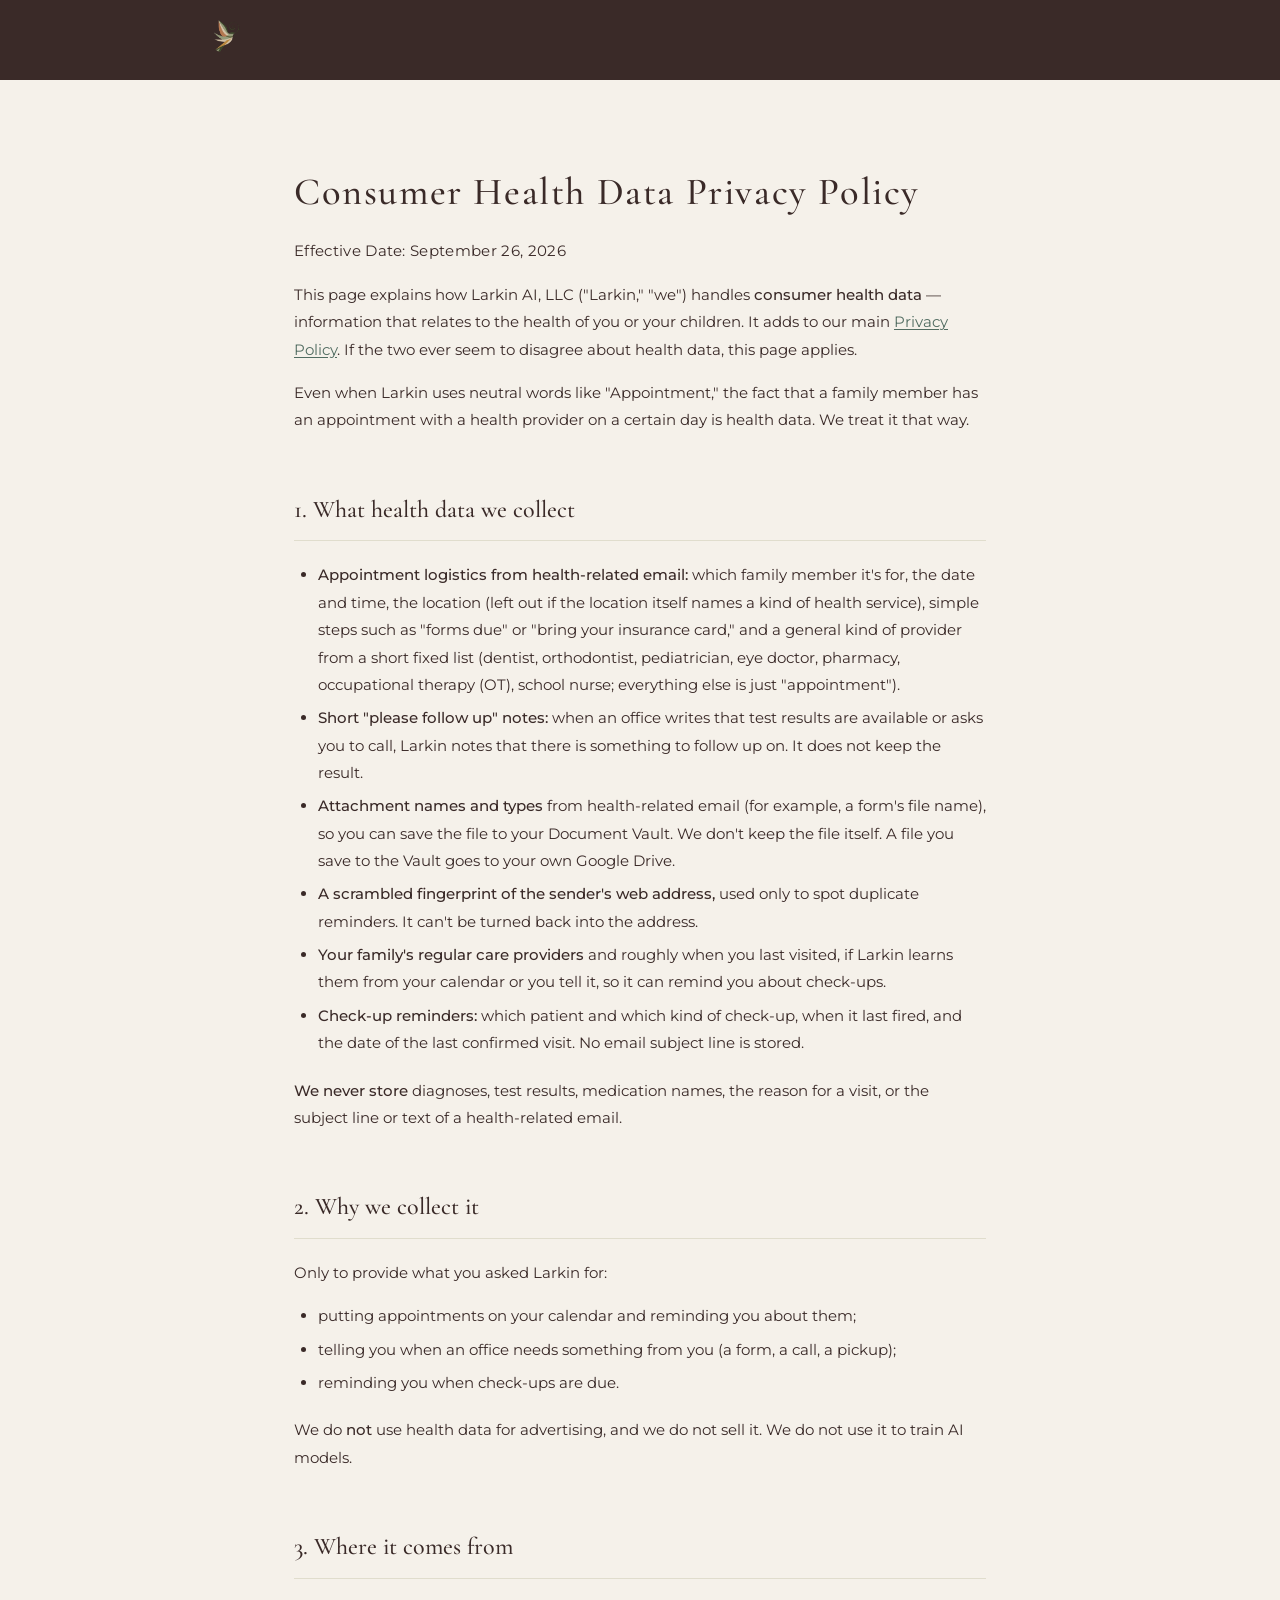
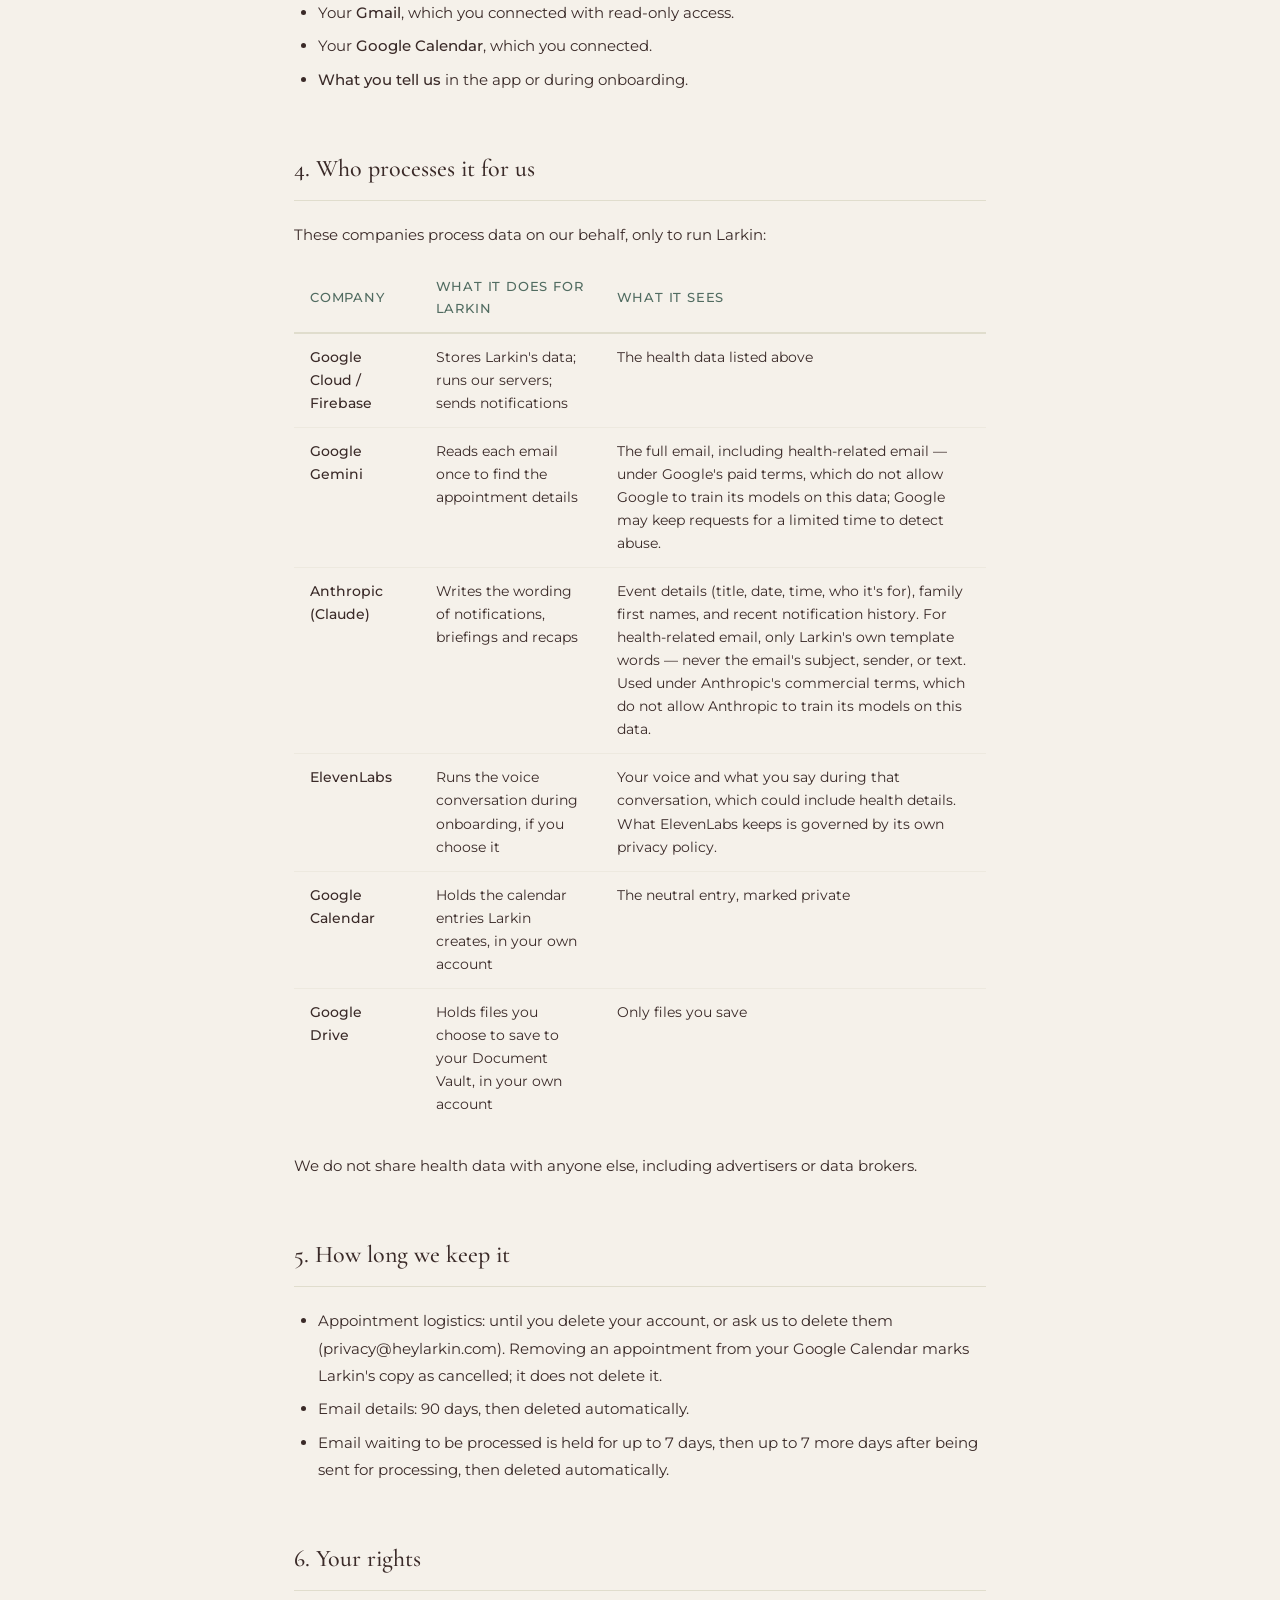
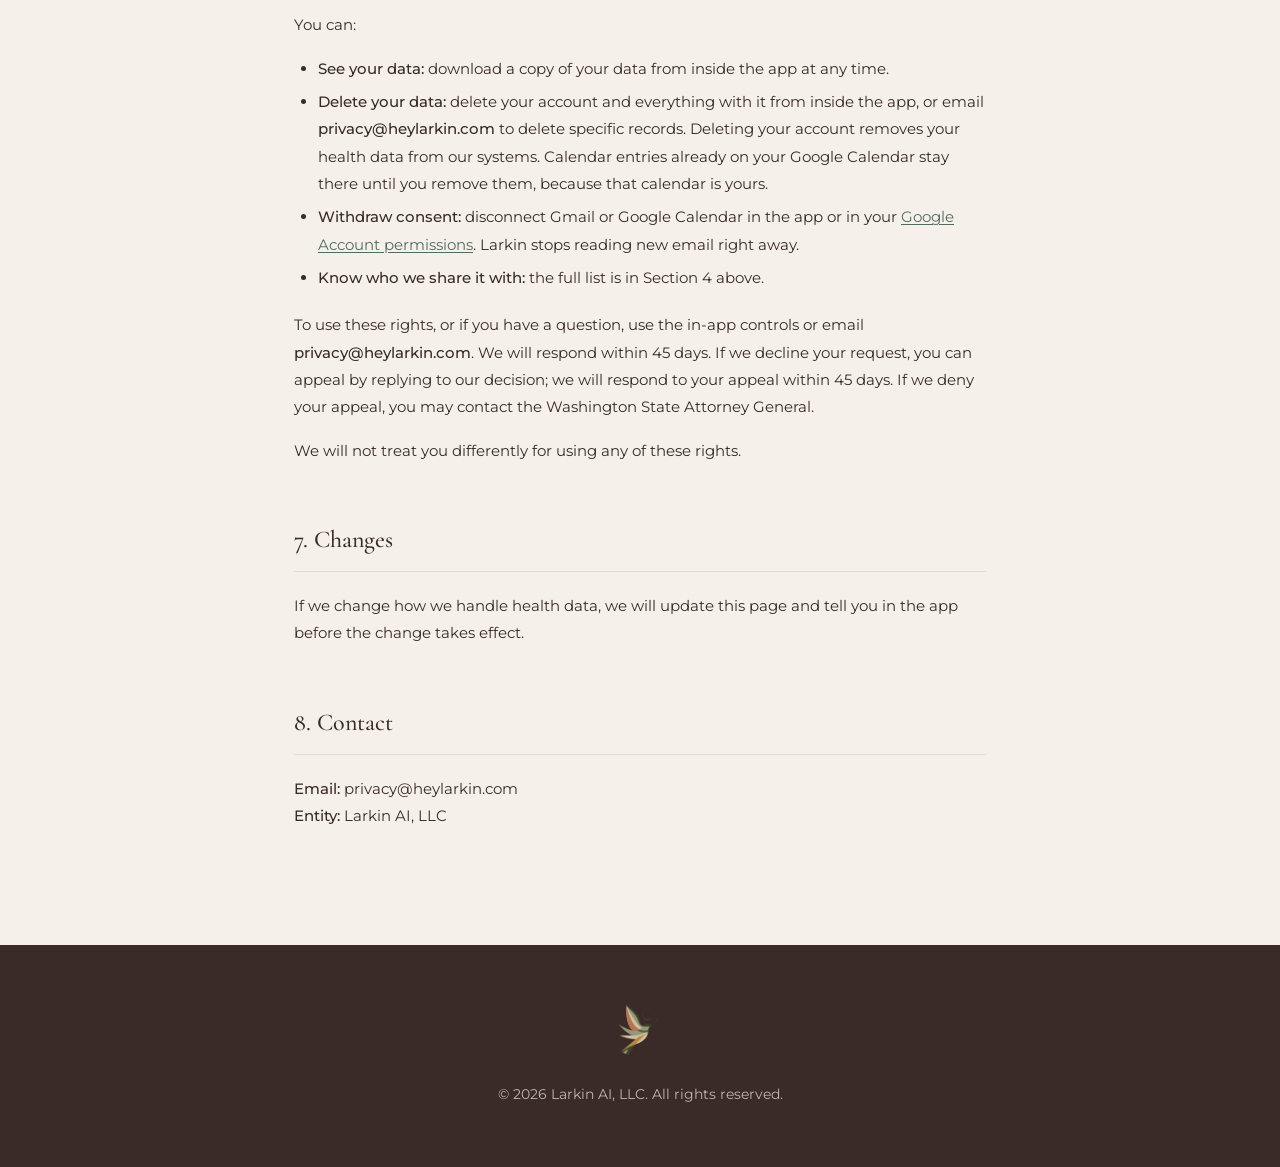
<file: consumer-health-data-policy.html>
<!DOCTYPE html>
<html lang="en">
<head>
  <meta charset="UTF-8">
  <meta name="viewport" content="width=device-width, initial-scale=1.0">
  <title>Consumer Health Data Privacy Policy — Larkin</title>
  <link rel="icon" type="image/png" sizes="32x32" href="favicon-32x32.png">
  <link rel="icon" type="image/png" sizes="16x16" href="favicon-16x16.png">
  <link rel="apple-touch-icon" sizes="180x180" href="apple-touch-icon.png">
  <link rel="preconnect" href="https://fonts.googleapis.com">
  <link rel="preconnect" href="https://fonts.gstatic.com" crossorigin>
  <link href="https://fonts.googleapis.com/css2?family=Cormorant+Garamond:ital,wght@0,400;0,500;0,600;1,400&family=Montserrat:ital,wght@0,300;0,400;0,500;0,600;1,300;1,400&display=swap" rel="stylesheet">
  <link rel="stylesheet" href="styles.css">
  <link rel="stylesheet" href="legal.css">
</head>
<body>

  <nav class="legal-nav">
    <div class="container">
      <a href="index.html" class="legal-nav-home">
        <img src="larkin_logo.png" alt="Larkin" class="nav-logo">
      </a>
    </div>
  </nav>

  <main class="legal-page">
    <div class="container">
      <h1>Consumer Health Data Privacy Policy</h1>
      <p class="legal-meta">Effective Date: September 26, 2026</p>

      <p>This page explains how Larkin AI, LLC ("Larkin," "we") handles <strong>consumer health data</strong> — information that relates to the health of you or your children. It adds to our main <a href="privacy-policy.html">Privacy Policy</a>. If the two ever seem to disagree about health data, this page applies.</p>

      <p>Even when Larkin uses neutral words like "Appointment," the fact that a family member has an appointment with a health provider on a certain day is health data. We treat it that way.</p>

      <h2>1. What health data we collect</h2>
      <ul>
        <li><strong>Appointment logistics from health-related email:</strong> which family member it's for, the date and time, the location (left out if the location itself names a kind of health service), simple steps such as "forms due" or "bring your insurance card," and a general kind of provider from a short fixed list (dentist, orthodontist, pediatrician, eye doctor, pharmacy, occupational therapy (OT), school nurse; everything else is just "appointment").</li>
        <li><strong>Short "please follow up" notes:</strong> when an office writes that test results are available or asks you to call, Larkin notes that there is something to follow up on. It does not keep the result.</li>
        <li><strong>Attachment names and types</strong> from health-related email (for example, a form's file name), so you can save the file to your Document Vault. We don't keep the file itself. A file you save to the Vault goes to your own Google Drive.</li>
        <li><strong>A scrambled fingerprint of the sender's web address,</strong> used only to spot duplicate reminders. It can't be turned back into the address.</li>
        <li><strong>Your family's regular care providers</strong> and roughly when you last visited, if Larkin learns them from your calendar or you tell it, so it can remind you about check-ups.</li>
        <li><strong>Check-up reminders:</strong> which patient and which kind of check-up, when it last fired, and the date of the last confirmed visit. No email subject line is stored.</li>
      </ul>
      <p><strong>We never store</strong> diagnoses, test results, medication names, the reason for a visit, or the subject line or text of a health-related email.</p>

      <h2>2. Why we collect it</h2>
      <p>Only to provide what you asked Larkin for:</p>
      <ul>
        <li>putting appointments on your calendar and reminding you about them;</li>
        <li>telling you when an office needs something from you (a form, a call, a pickup);</li>
        <li>reminding you when check-ups are due.</li>
      </ul>
      <p>We do <strong>not</strong> use health data for advertising, and we do not sell it. We do not use it to train AI models.</p>

      <h2>3. Where it comes from</h2>
      <ul>
        <li>Your <strong>Gmail</strong>, which you connected with read-only access.</li>
        <li>Your <strong>Google Calendar</strong>, which you connected.</li>
        <li><strong>What you tell us</strong> in the app or during onboarding.</li>
      </ul>

      <h2>4. Who processes it for us</h2>
      <p>These companies process data on our behalf, only to run Larkin:</p>
      <div class="legal-table-wrapper">
        <table>
          <thead>
            <tr><th scope="col">Company</th><th scope="col">What it does for Larkin</th><th scope="col">What it sees</th></tr>
          </thead>
          <tbody>
            <tr><td><strong>Google Cloud / Firebase</strong></td><td>Stores Larkin's data; runs our servers; sends notifications</td><td>The health data listed above</td></tr>
            <tr><td><strong>Google Gemini</strong></td><td>Reads each email once to find the appointment details</td><td>The full email, including health-related email — under Google's paid terms, which do not allow Google to train its models on this data; Google may keep requests for a limited time to detect abuse.</td></tr>
            <tr><td><strong>Anthropic (Claude)</strong></td><td>Writes the wording of notifications, briefings and recaps</td><td>Event details (title, date, time, who it's for), family first names, and recent notification history. For health-related email, only Larkin's own template words — never the email's subject, sender, or text. Used under Anthropic's commercial terms, which do not allow Anthropic to train its models on this data.</td></tr>
            <tr><td><strong>ElevenLabs</strong></td><td>Runs the voice conversation during onboarding, if you choose it</td><td>Your voice and what you say during that conversation, which could include health details. What ElevenLabs keeps is governed by its own privacy policy.</td></tr>
            <tr><td><strong>Google Calendar</strong></td><td>Holds the calendar entries Larkin creates, in your own account</td><td>The neutral entry, marked private</td></tr>
            <tr><td><strong>Google Drive</strong></td><td>Holds files you choose to save to your Document Vault, in your own account</td><td>Only files you save</td></tr>
          </tbody>
        </table>
      </div>
      <p>We do not share health data with anyone else, including advertisers or data brokers.</p>

      <h2>5. How long we keep it</h2>
      <ul>
        <li>Appointment logistics: until you delete your account, or ask us to delete them (privacy@heylarkin.com). Removing an appointment from your Google Calendar marks Larkin's copy as cancelled; it does not delete it.</li>
        <li>Email details: 90 days, then deleted automatically.</li>
        <li>Email waiting to be processed is held for up to 7 days, then up to 7 more days after being sent for processing, then deleted automatically.</li>
      </ul>

      <h2>6. Your rights</h2>
      <p>You can:</p>
      <ul>
        <li><strong>See your data:</strong> download a copy of your data from inside the app at any time.</li>
        <li><strong>Delete your data:</strong> delete your account and everything with it from inside the app, or email <strong>privacy@heylarkin.com</strong> to delete specific records. Deleting your account removes your health data from our systems. Calendar entries already on your Google Calendar stay there until you remove them, because that calendar is yours.</li>
        <li><strong>Withdraw consent:</strong> disconnect Gmail or Google Calendar in the app or in your <a href="https://myaccount.google.com/permissions">Google Account permissions</a>. Larkin stops reading new email right away.</li>
        <li><strong>Know who we share it with:</strong> the full list is in Section 4 above.</li>
      </ul>
      <p>To use these rights, or if you have a question, use the in-app controls or email <strong>privacy@heylarkin.com</strong>. We will respond within 45 days. If we decline your request, you can appeal by replying to our decision; we will respond to your appeal within 45 days. If we deny your appeal, you may contact the Washington State Attorney General.</p>
      <p>We will not treat you differently for using any of these rights.</p>

      <h2>7. Changes</h2>
      <p>If we change how we handle health data, we will update this page and tell you in the app before the change takes effect.</p>

      <h2>8. Contact</h2>
      <p><strong>Email:</strong> privacy@heylarkin.com<br>
      <strong>Entity:</strong> Larkin AI, LLC</p>
    </div>
  </main>

  <footer class="footer">
    <div class="container">
      <img src="larkin_logo.png" alt="Larkin" class="footer-logo">
      <p>&copy; 2026 Larkin AI, LLC. All rights reserved.</p>
    </div>
  </footer>

</body>
</html>
</file>
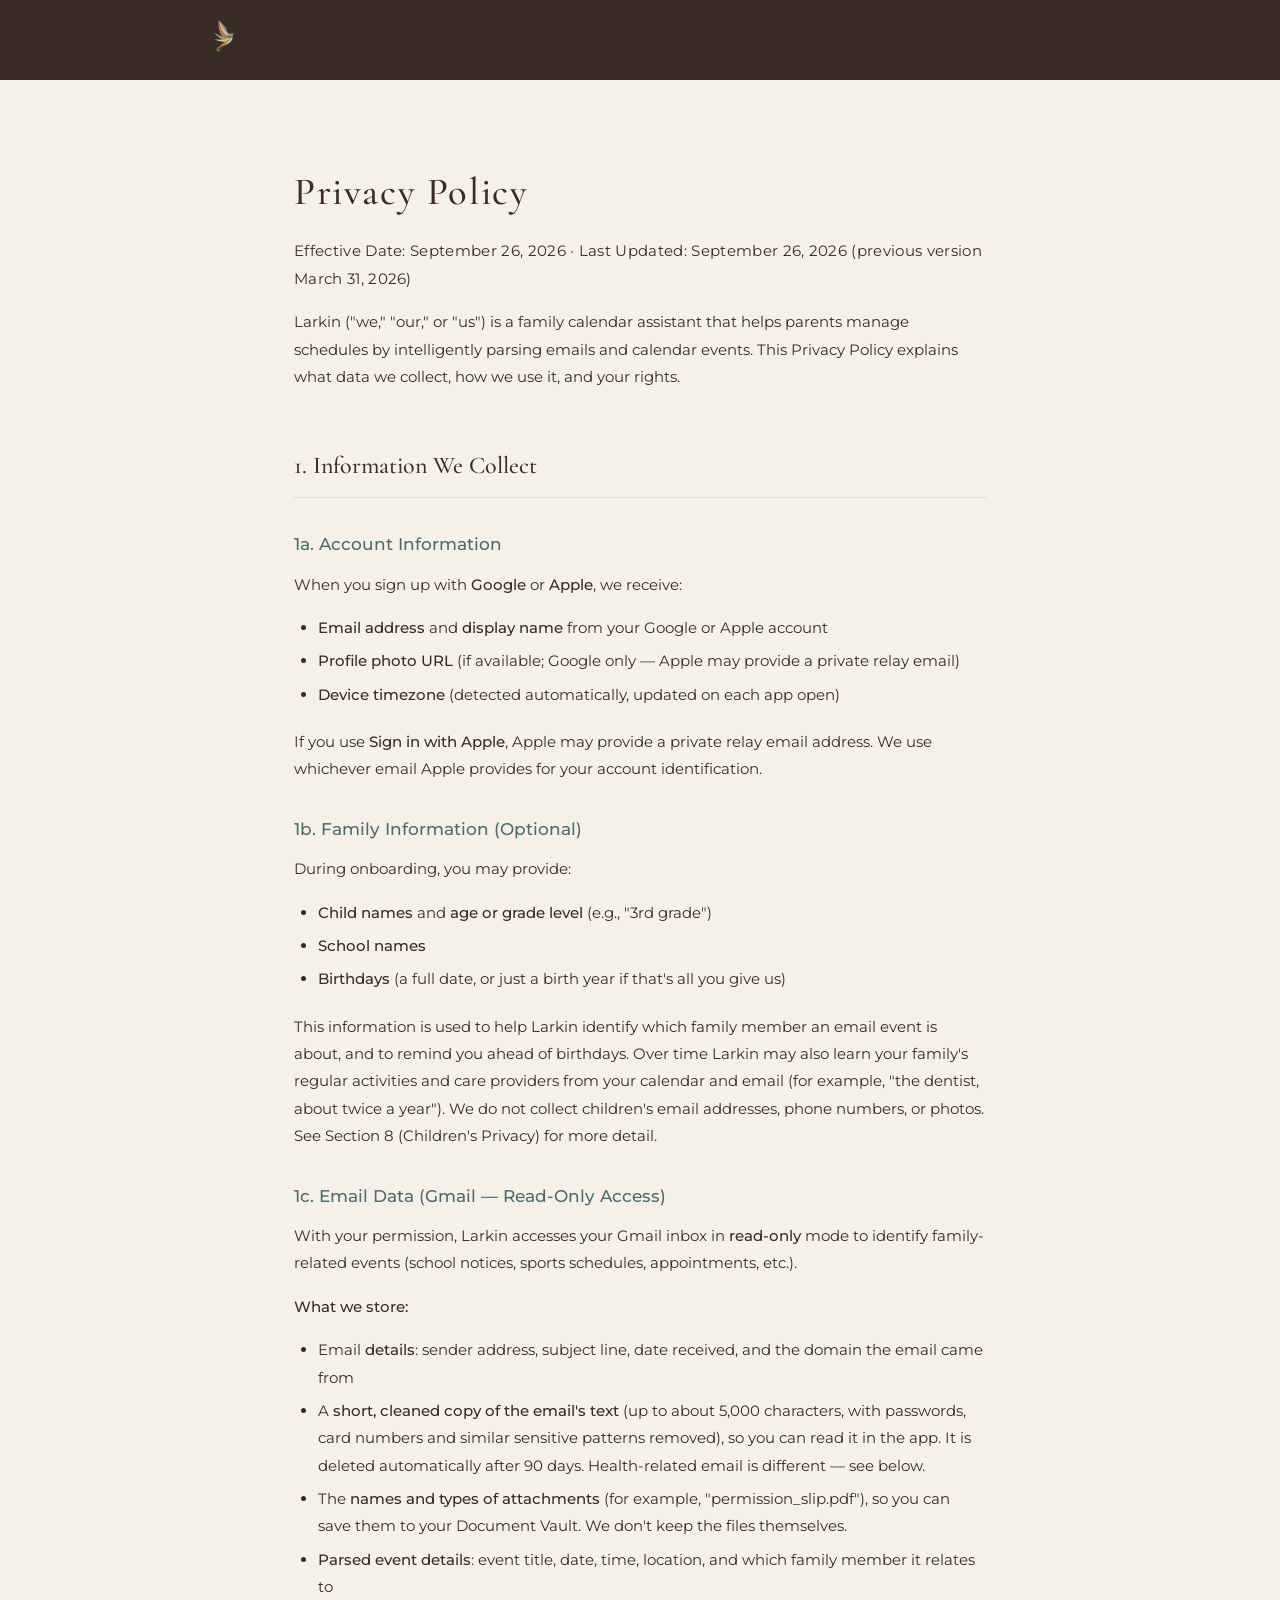
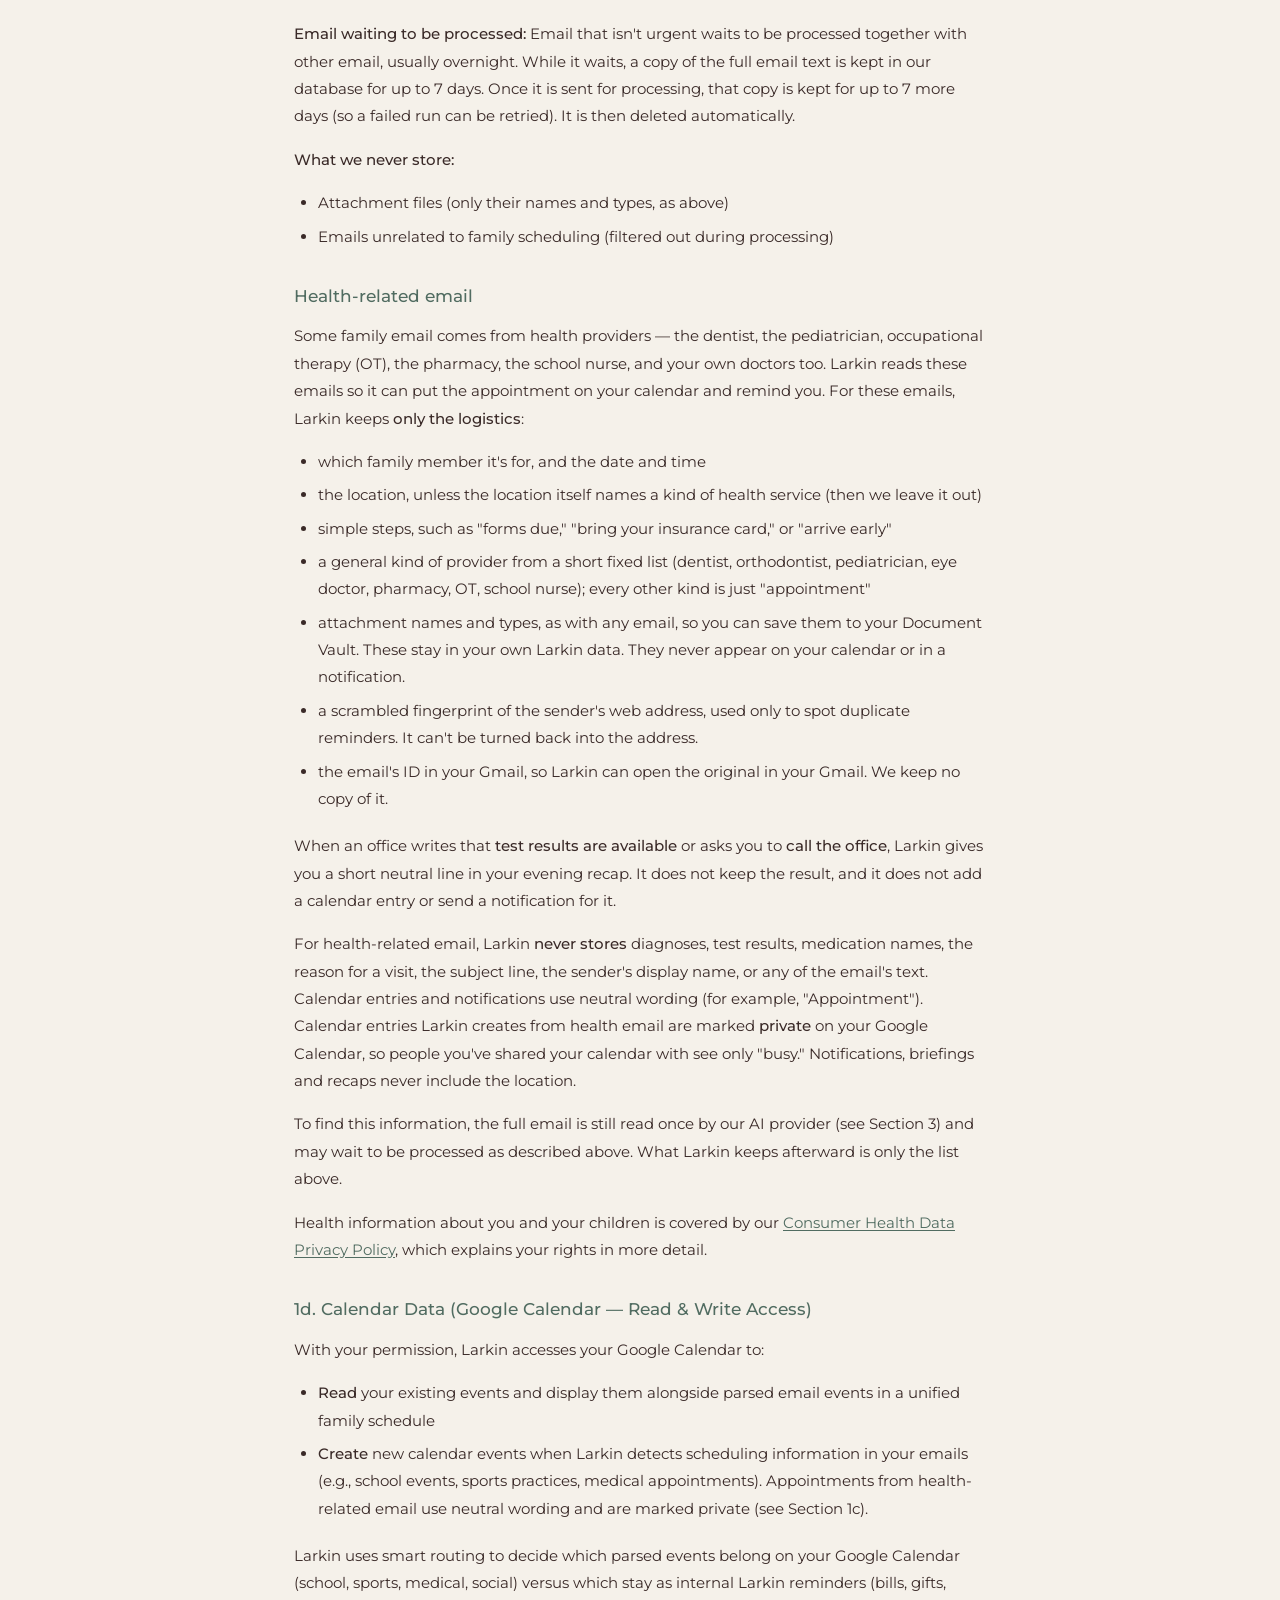
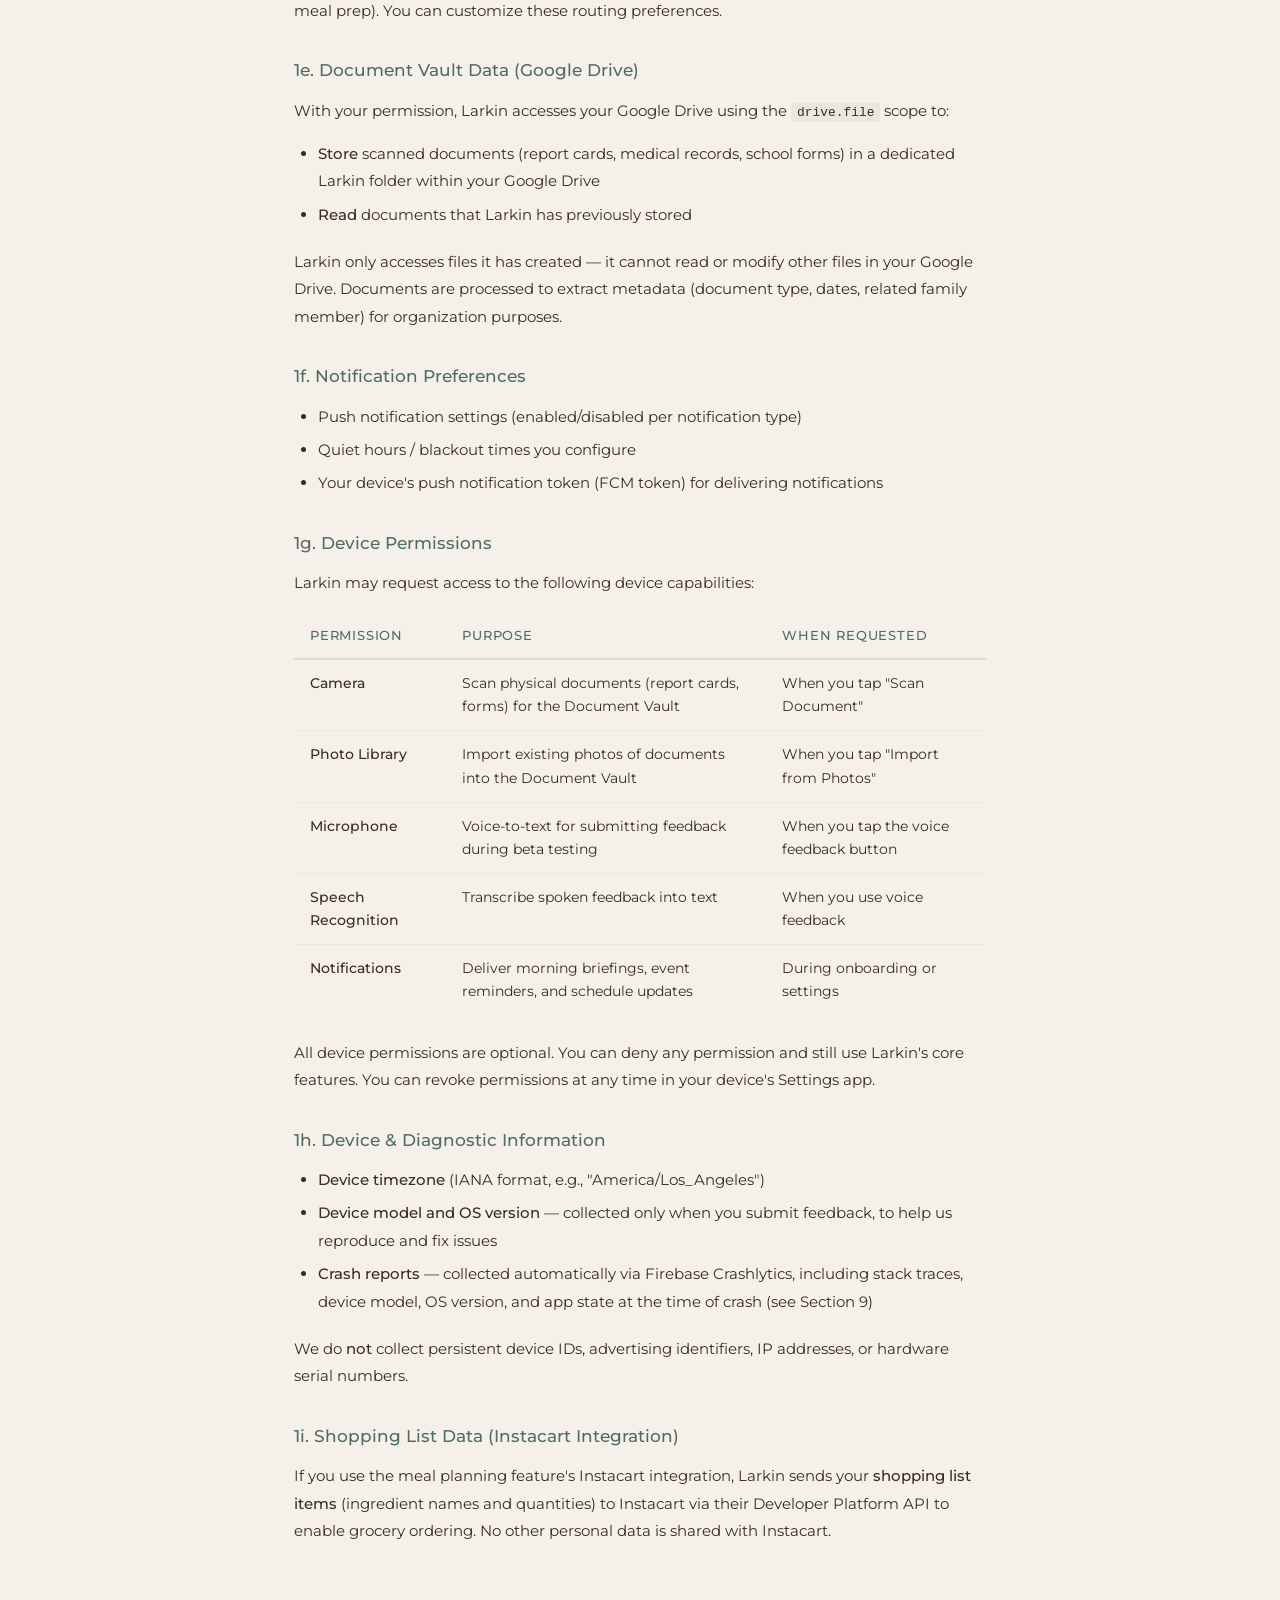
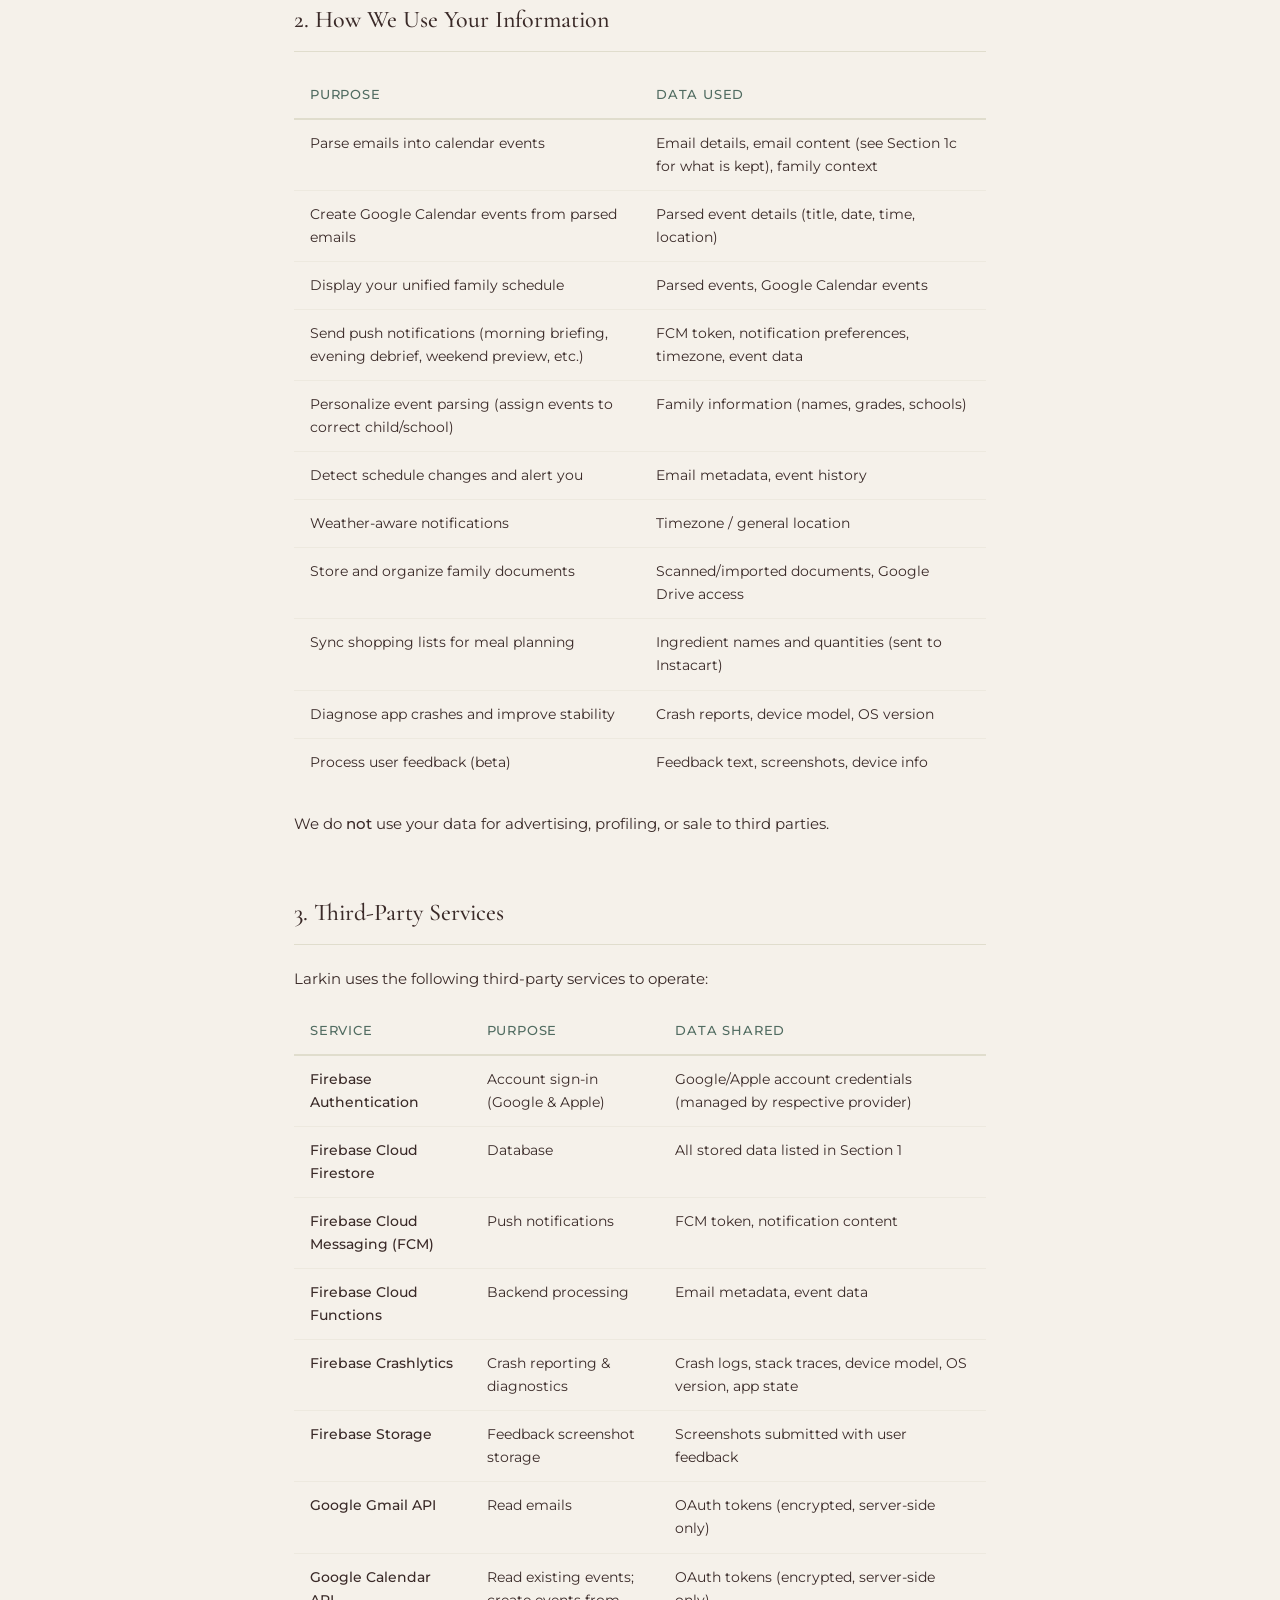
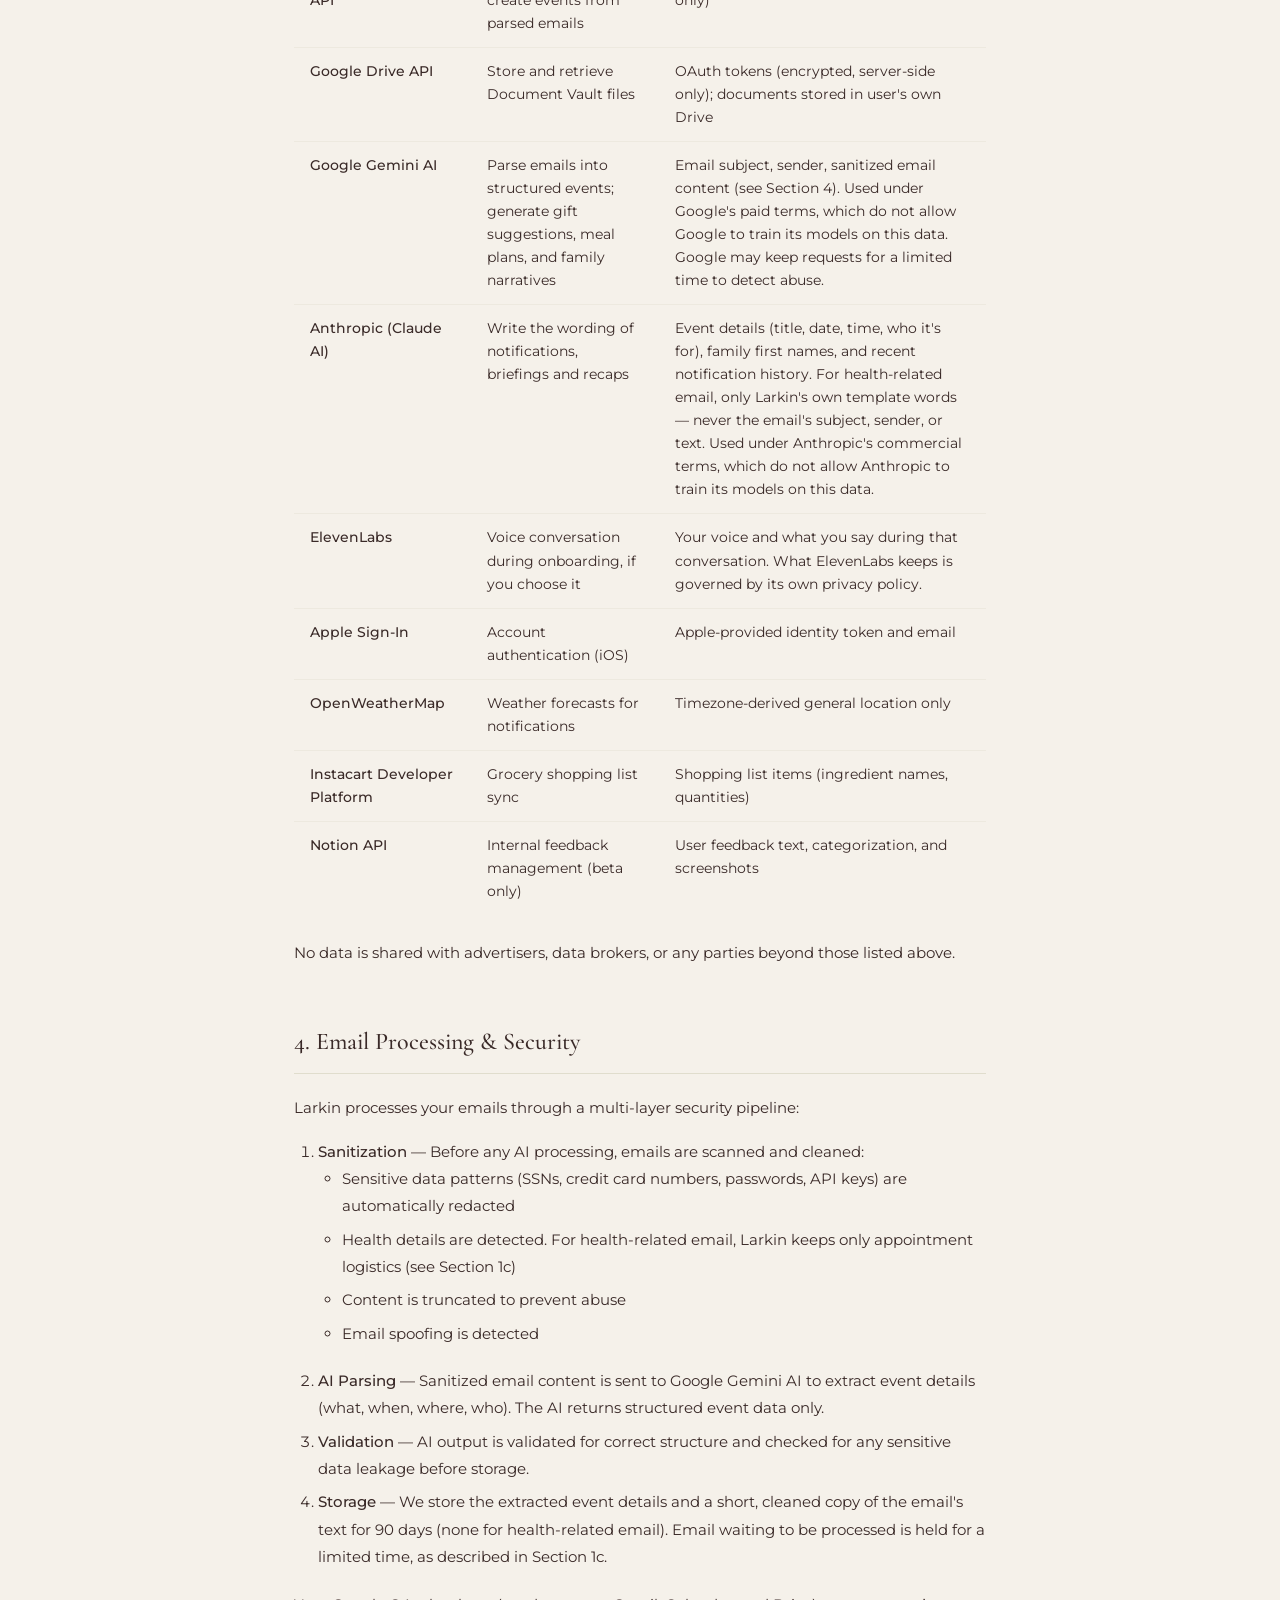
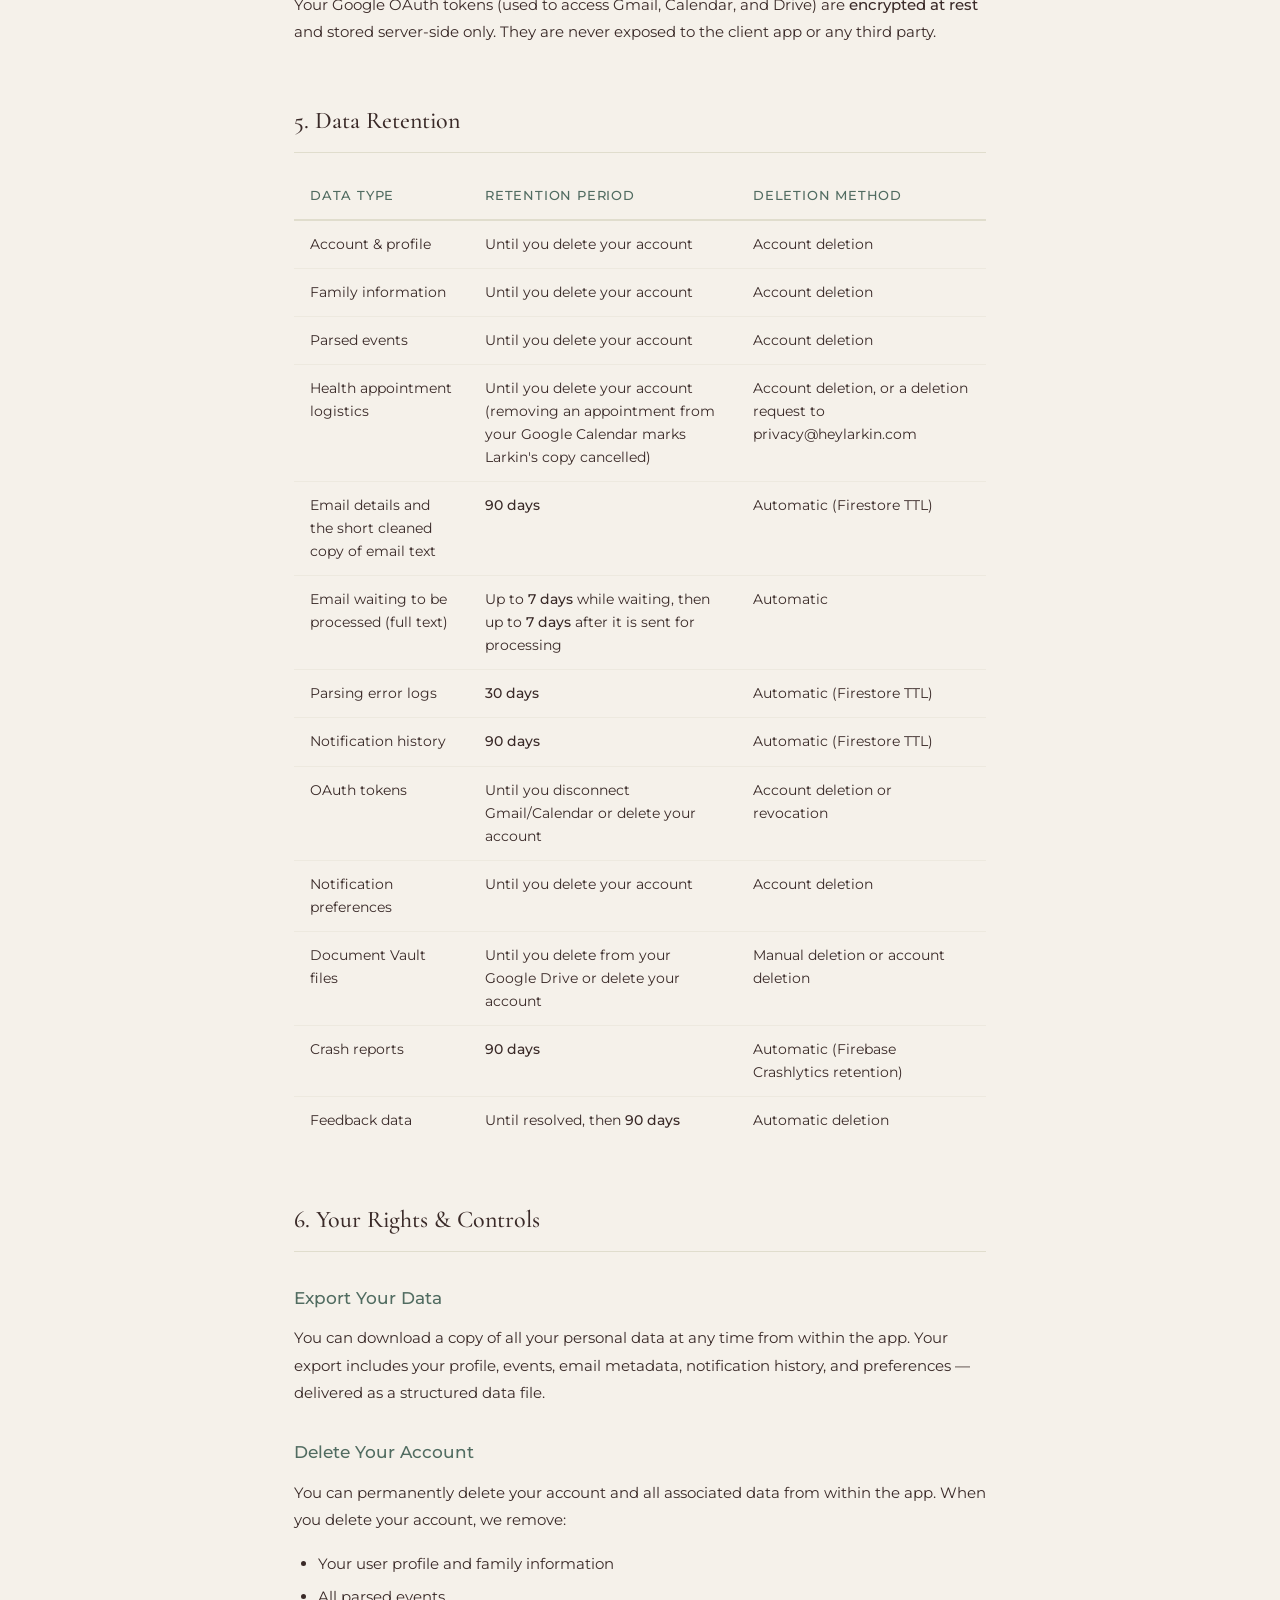
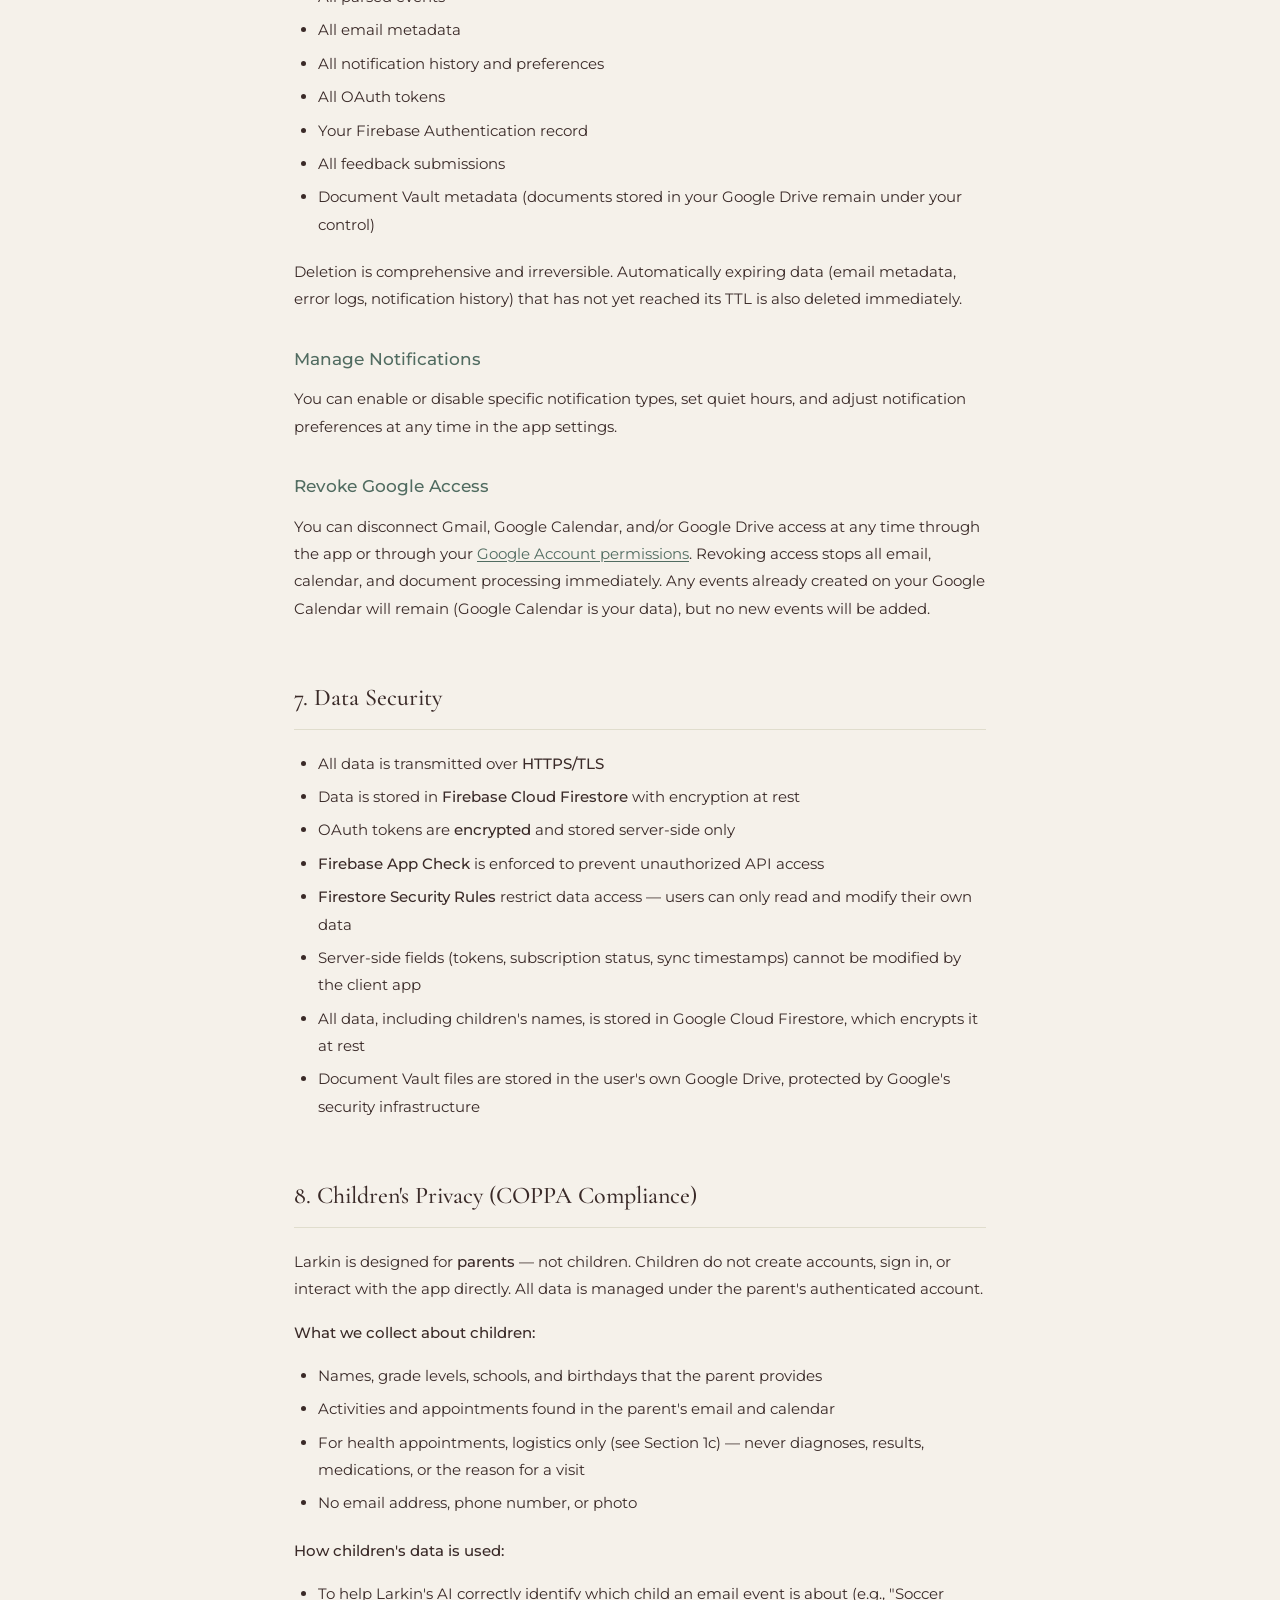
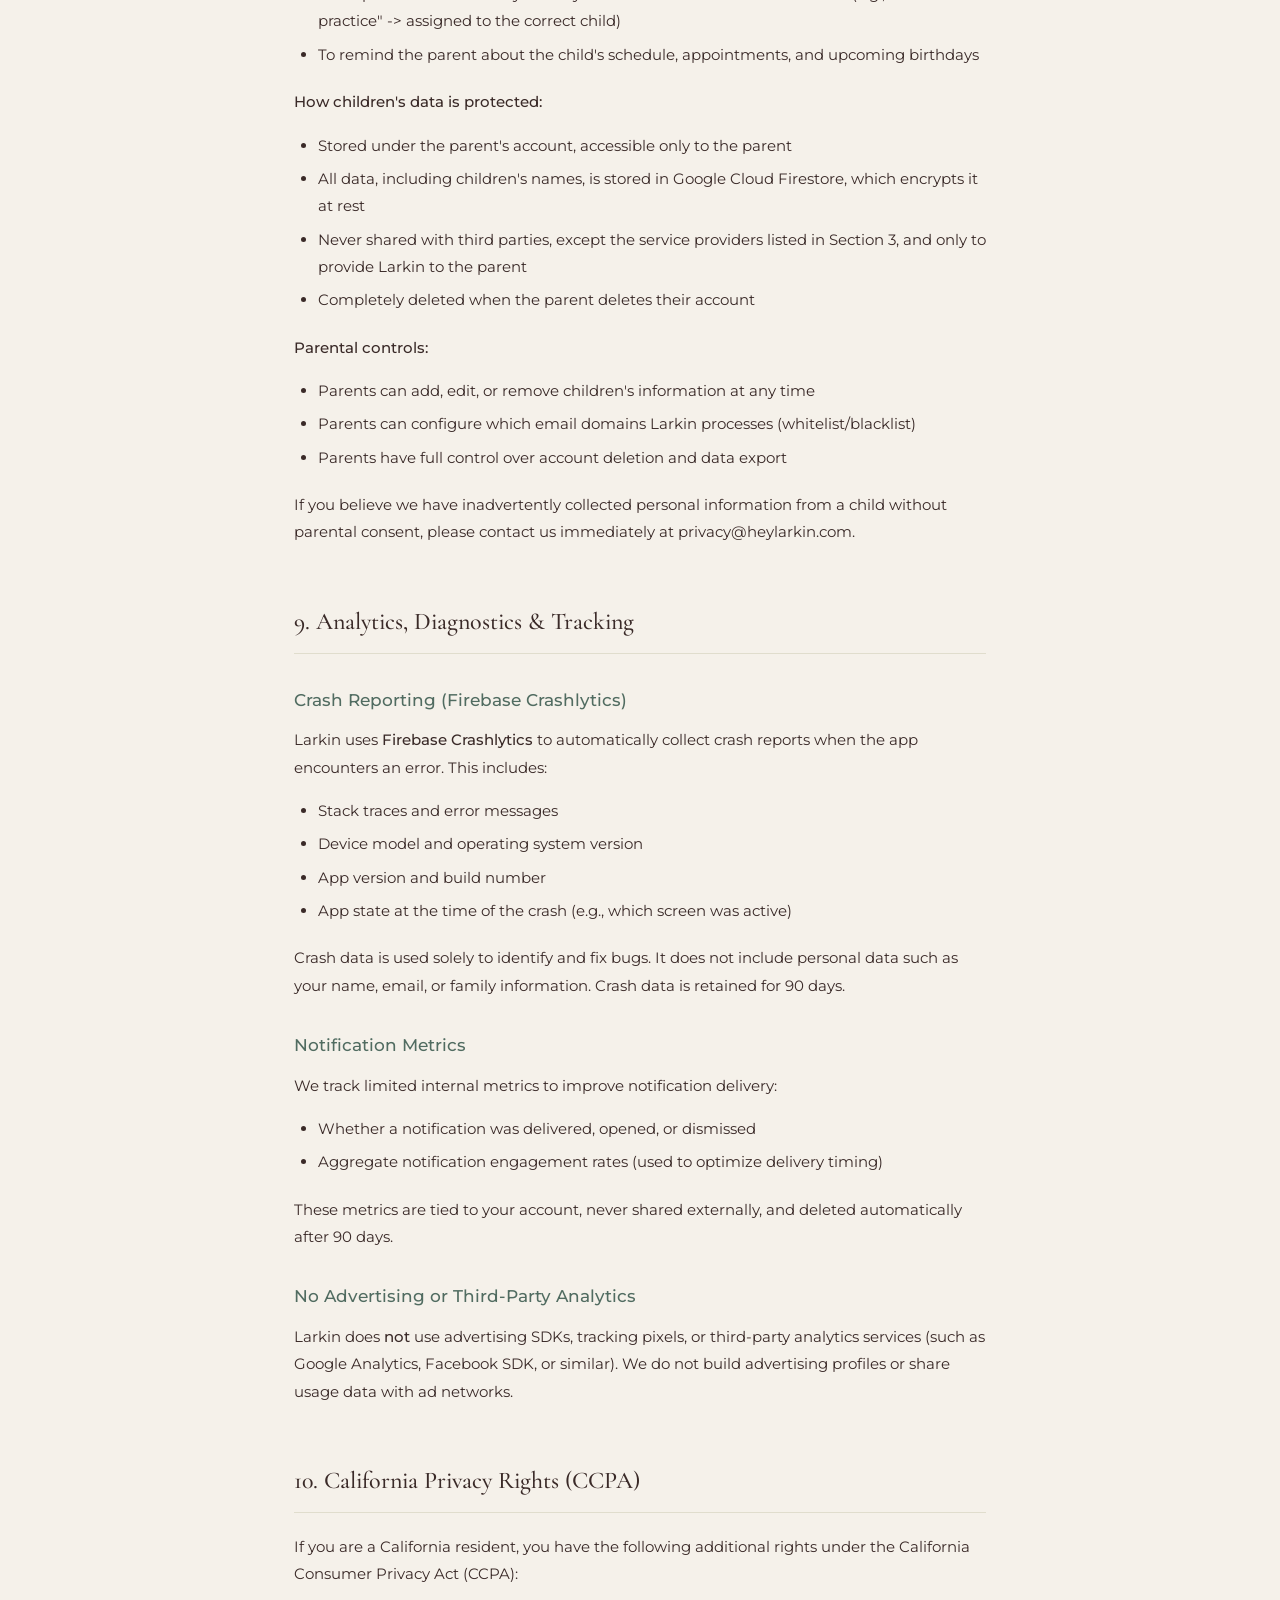
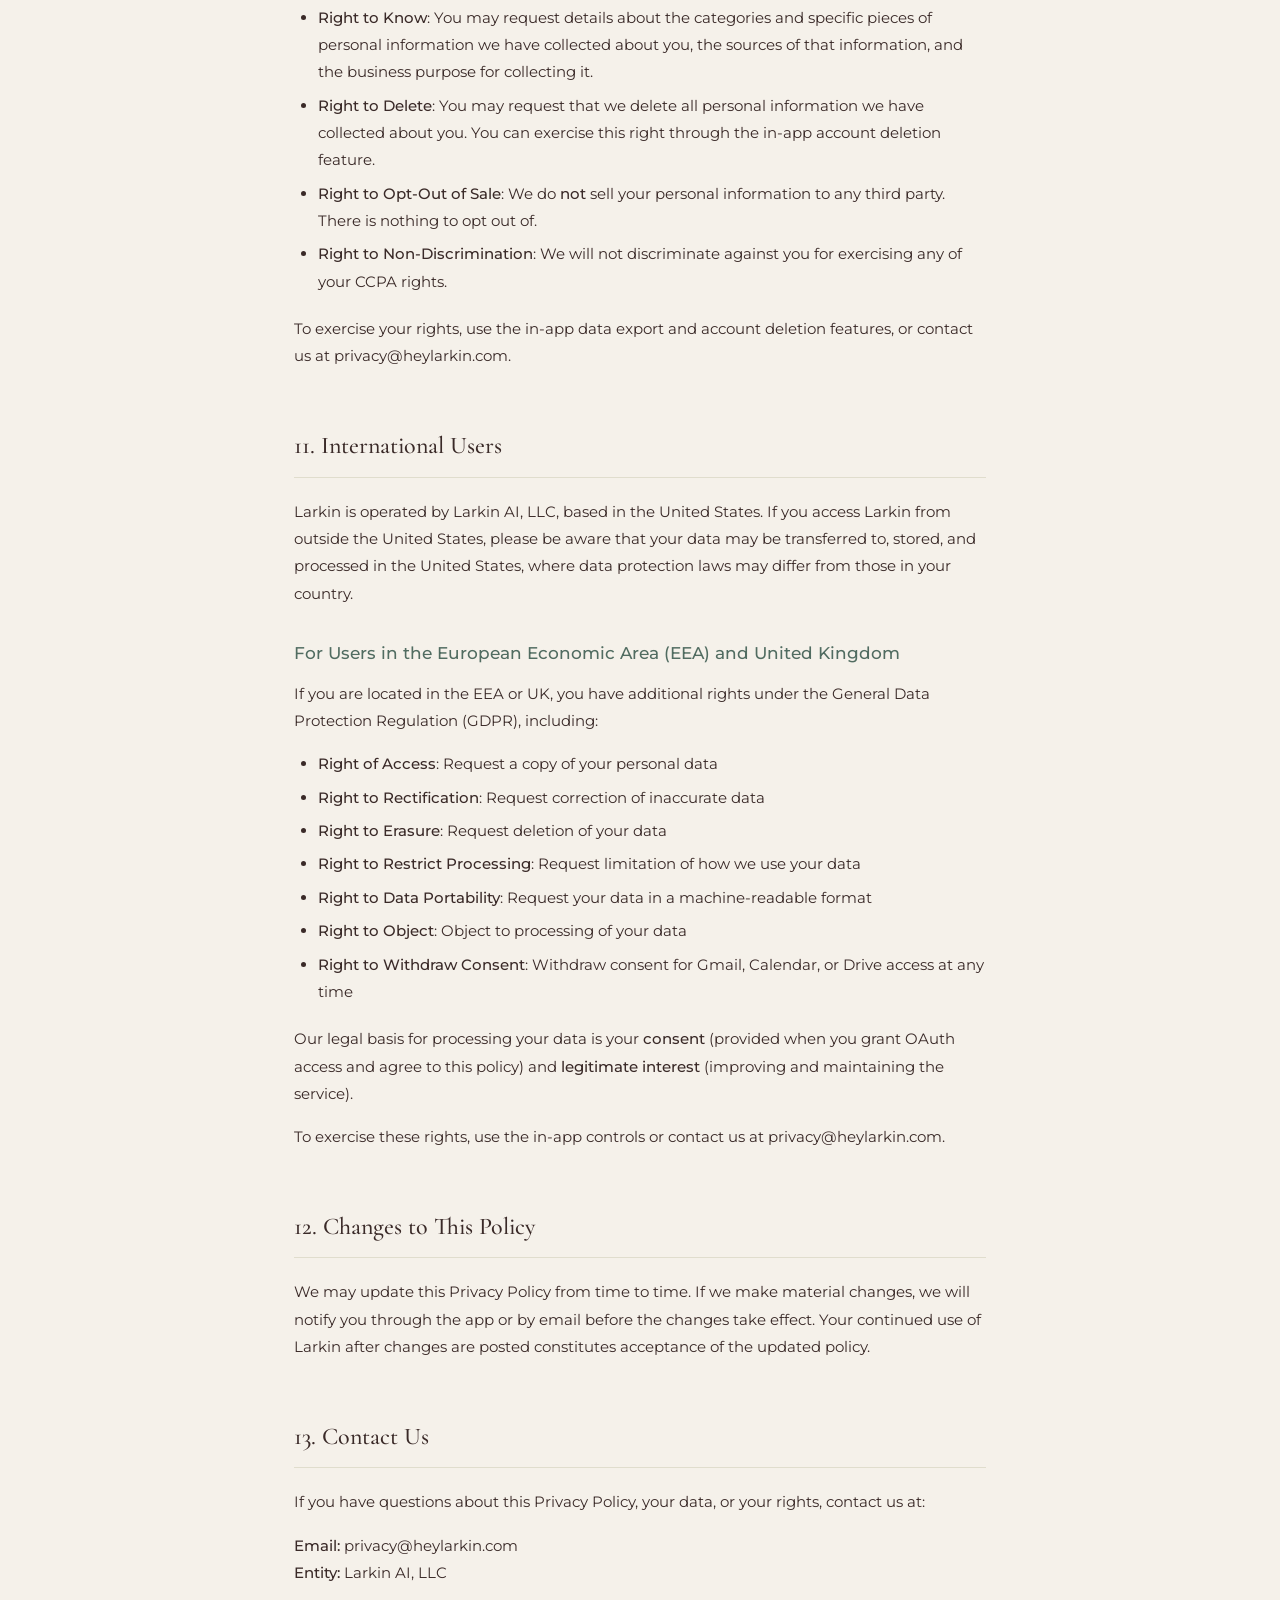
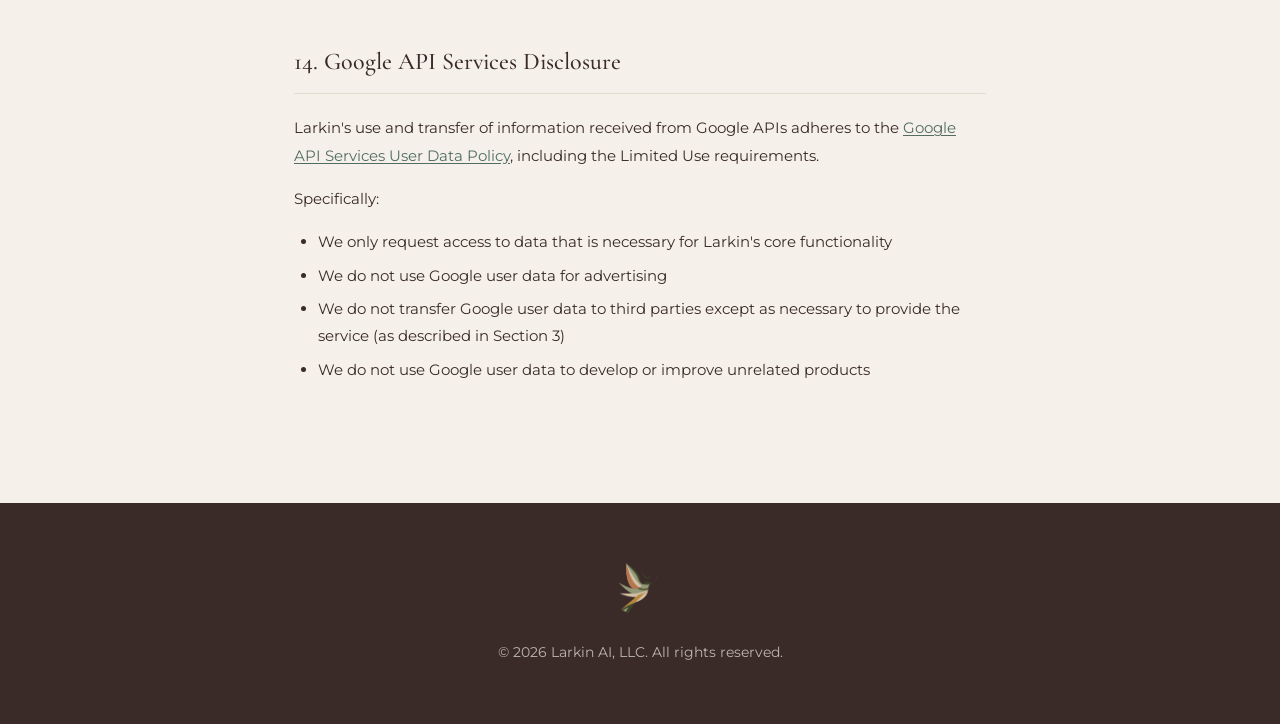
<file: privacy-policy.html>
<!DOCTYPE html>
<html lang="en">
<head>
  <meta charset="UTF-8">
  <meta name="viewport" content="width=device-width, initial-scale=1.0">
  <title>Privacy Policy — Larkin</title>
  <link rel="icon" type="image/png" sizes="32x32" href="favicon-32x32.png">
  <link rel="icon" type="image/png" sizes="16x16" href="favicon-16x16.png">
  <link rel="apple-touch-icon" sizes="180x180" href="apple-touch-icon.png">
  <link rel="preconnect" href="https://fonts.googleapis.com">
  <link rel="preconnect" href="https://fonts.gstatic.com" crossorigin>
  <link href="https://fonts.googleapis.com/css2?family=Cormorant+Garamond:ital,wght@0,400;0,500;0,600;1,400&family=Montserrat:ital,wght@0,300;0,400;0,500;0,600;1,300;1,400&display=swap" rel="stylesheet">
  <link rel="stylesheet" href="styles.css">
  <link rel="stylesheet" href="legal.css">
</head>
<body>

  <nav class="legal-nav">
    <div class="container">
      <a href="index.html" class="legal-nav-home">
        <img src="larkin_logo.png" alt="Larkin" class="nav-logo">
      </a>
    </div>
  </nav>

  <main class="legal-page">
    <div class="container">
      <h1>Privacy Policy</h1>
      <p class="legal-meta">Effective Date: September 26, 2026 &middot; Last Updated: September 26, 2026 (previous version March 31, 2026)</p>

      <p>Larkin ("we," "our," or "us") is a family calendar assistant that helps parents manage schedules by intelligently parsing emails and calendar events. This Privacy Policy explains what data we collect, how we use it, and your rights.</p>

      <h2>1. Information We Collect</h2>

      <h3>1a. Account Information</h3>
      <p>When you sign up with <strong>Google</strong> or <strong>Apple</strong>, we receive:</p>
      <ul>
        <li><strong>Email address</strong> and <strong>display name</strong> from your Google or Apple account</li>
        <li><strong>Profile photo URL</strong> (if available; Google only — Apple may provide a private relay email)</li>
        <li><strong>Device timezone</strong> (detected automatically, updated on each app open)</li>
      </ul>
      <p>If you use <strong>Sign in with Apple</strong>, Apple may provide a private relay email address. We use whichever email Apple provides for your account identification.</p>

      <h3>1b. Family Information (Optional)</h3>
      <p>During onboarding, you may provide:</p>
      <ul>
        <li><strong>Child names</strong> and <strong>age or grade level</strong> (e.g., "3rd grade")</li>
        <li><strong>School names</strong></li>
        <li><strong>Birthdays</strong> (a full date, or just a birth year if that's all you give us)</li>
      </ul>
      <p>This information is used to help Larkin identify which family member an email event is about, and to remind you ahead of birthdays. Over time Larkin may also learn your family's regular activities and care providers from your calendar and email (for example, "the dentist, about twice a year"). We do not collect children's email addresses, phone numbers, or photos. See Section 8 (Children's Privacy) for more detail.</p>

      <h3>1c. Email Data (Gmail — Read-Only Access)</h3>
      <p>With your permission, Larkin accesses your Gmail inbox in <strong>read-only</strong> mode to identify family-related events (school notices, sports schedules, appointments, etc.).</p>
      <p><strong>What we store:</strong></p>
      <ul>
        <li>Email <strong>details</strong>: sender address, subject line, date received, and the domain the email came from</li>
        <li>A <strong>short, cleaned copy of the email's text</strong> (up to about 5,000 characters, with passwords, card numbers and similar sensitive patterns removed), so you can read it in the app. It is deleted automatically after 90 days. Health-related email is different — see below.</li>
        <li>The <strong>names and types of attachments</strong> (for example, "permission_slip.pdf"), so you can save them to your Document Vault. We don't keep the files themselves.</li>
        <li><strong>Parsed event details</strong>: event title, date, time, location, and which family member it relates to</li>
      </ul>
      <p><strong>Email waiting to be processed:</strong> Email that isn't urgent waits to be processed together with other email, usually overnight. While it waits, a copy of the full email text is kept in our database for up to 7 days. Once it is sent for processing, that copy is kept for up to 7 more days (so a failed run can be retried). It is then deleted automatically.</p>
      <p><strong>What we never store:</strong></p>
      <ul>
        <li>Attachment files (only their names and types, as above)</li>
        <li>Emails unrelated to family scheduling (filtered out during processing)</li>
      </ul>

      <h3>Health-related email</h3>
      <p>Some family email comes from health providers — the dentist, the pediatrician, occupational therapy (OT), the pharmacy, the school nurse, and your own doctors too. Larkin reads these emails so it can put the appointment on your calendar and remind you. For these emails, Larkin keeps <strong>only the logistics</strong>:</p>
      <ul>
        <li>which family member it's for, and the date and time</li>
        <li>the location, unless the location itself names a kind of health service (then we leave it out)</li>
        <li>simple steps, such as "forms due," "bring your insurance card," or "arrive early"</li>
        <li>a general kind of provider from a short fixed list (dentist, orthodontist, pediatrician, eye doctor, pharmacy, OT, school nurse); every other kind is just "appointment"</li>
        <li>attachment names and types, as with any email, so you can save them to your Document Vault. These stay in your own Larkin data. They never appear on your calendar or in a notification.</li>
        <li>a scrambled fingerprint of the sender's web address, used only to spot duplicate reminders. It can't be turned back into the address.</li>
        <li>the email's ID in your Gmail, so Larkin can open the original in your Gmail. We keep no copy of it.</li>
      </ul>
      <p>When an office writes that <strong>test results are available</strong> or asks you to <strong>call the office</strong>, Larkin gives you a short neutral line in your evening recap. It does not keep the result, and it does not add a calendar entry or send a notification for it.</p>
      <p>For health-related email, Larkin <strong>never stores</strong> diagnoses, test results, medication names, the reason for a visit, the subject line, the sender's display name, or any of the email's text. Calendar entries and notifications use neutral wording (for example, "Appointment"). Calendar entries Larkin creates from health email are marked <strong>private</strong> on your Google Calendar, so people you've shared your calendar with see only "busy." Notifications, briefings and recaps never include the location.</p>
      <p>To find this information, the full email is still read once by our AI provider (see Section 3) and may wait to be processed as described above. What Larkin keeps afterward is only the list above.</p>
      <p>Health information about you and your children is covered by our <a href="consumer-health-data-policy.html">Consumer Health Data Privacy Policy</a>, which explains your rights in more detail.</p>

      <h3>1d. Calendar Data (Google Calendar — Read &amp; Write Access)</h3>
      <p>With your permission, Larkin accesses your Google Calendar to:</p>
      <ul>
        <li><strong>Read</strong> your existing events and display them alongside parsed email events in a unified family schedule</li>
        <li><strong>Create</strong> new calendar events when Larkin detects scheduling information in your emails (e.g., school events, sports practices, medical appointments). Appointments from health-related email use neutral wording and are marked private (see Section 1c).</li>
      </ul>
      <p>Larkin uses smart routing to decide which parsed events belong on your Google Calendar (school, sports, medical, social) versus which stay as internal Larkin reminders (bills, gifts, meal prep). You can customize these routing preferences.</p>

      <h3>1e. Document Vault Data (Google Drive)</h3>
      <p>With your permission, Larkin accesses your Google Drive using the <strong><code>drive.file</code></strong> scope to:</p>
      <ul>
        <li><strong>Store</strong> scanned documents (report cards, medical records, school forms) in a dedicated Larkin folder within your Google Drive</li>
        <li><strong>Read</strong> documents that Larkin has previously stored</li>
      </ul>
      <p>Larkin only accesses files it has created — it cannot read or modify other files in your Google Drive. Documents are processed to extract metadata (document type, dates, related family member) for organization purposes.</p>

      <h3>1f. Notification Preferences</h3>
      <ul>
        <li>Push notification settings (enabled/disabled per notification type)</li>
        <li>Quiet hours / blackout times you configure</li>
        <li>Your device's push notification token (FCM token) for delivering notifications</li>
      </ul>

      <h3>1g. Device Permissions</h3>
      <p>Larkin may request access to the following device capabilities:</p>
      <div class="legal-table-wrapper">
        <table>
          <thead>
            <tr><th scope="col">Permission</th><th scope="col">Purpose</th><th scope="col">When Requested</th></tr>
          </thead>
          <tbody>
            <tr><td><strong>Camera</strong></td><td>Scan physical documents (report cards, forms) for the Document Vault</td><td>When you tap "Scan Document"</td></tr>
            <tr><td><strong>Photo Library</strong></td><td>Import existing photos of documents into the Document Vault</td><td>When you tap "Import from Photos"</td></tr>
            <tr><td><strong>Microphone</strong></td><td>Voice-to-text for submitting feedback during beta testing</td><td>When you tap the voice feedback button</td></tr>
            <tr><td><strong>Speech Recognition</strong></td><td>Transcribe spoken feedback into text</td><td>When you use voice feedback</td></tr>
            <tr><td><strong>Notifications</strong></td><td>Deliver morning briefings, event reminders, and schedule updates</td><td>During onboarding or settings</td></tr>
          </tbody>
        </table>
      </div>
      <p>All device permissions are optional. You can deny any permission and still use Larkin's core features. You can revoke permissions at any time in your device's Settings app.</p>

      <h3>1h. Device &amp; Diagnostic Information</h3>
      <ul>
        <li><strong>Device timezone</strong> (IANA format, e.g., "America/Los_Angeles")</li>
        <li><strong>Device model and OS version</strong> — collected only when you submit feedback, to help us reproduce and fix issues</li>
        <li><strong>Crash reports</strong> — collected automatically via Firebase Crashlytics, including stack traces, device model, OS version, and app state at the time of crash (see Section 9)</li>
      </ul>
      <p>We do <strong>not</strong> collect persistent device IDs, advertising identifiers, IP addresses, or hardware serial numbers.</p>

      <h3>1i. Shopping List Data (Instacart Integration)</h3>
      <p>If you use the meal planning feature's Instacart integration, Larkin sends your <strong>shopping list items</strong> (ingredient names and quantities) to Instacart via their Developer Platform API to enable grocery ordering. No other personal data is shared with Instacart.</p>

      <h2>2. How We Use Your Information</h2>
      <div class="legal-table-wrapper">
        <table>
          <thead>
            <tr><th scope="col">Purpose</th><th scope="col">Data Used</th></tr>
          </thead>
          <tbody>
            <tr><td>Parse emails into calendar events</td><td>Email details, email content (see Section 1c for what is kept), family context</td></tr>
            <tr><td>Create Google Calendar events from parsed emails</td><td>Parsed event details (title, date, time, location)</td></tr>
            <tr><td>Display your unified family schedule</td><td>Parsed events, Google Calendar events</td></tr>
            <tr><td>Send push notifications (morning briefing, evening debrief, weekend preview, etc.)</td><td>FCM token, notification preferences, timezone, event data</td></tr>
            <tr><td>Personalize event parsing (assign events to correct child/school)</td><td>Family information (names, grades, schools)</td></tr>
            <tr><td>Detect schedule changes and alert you</td><td>Email metadata, event history</td></tr>
            <tr><td>Weather-aware notifications</td><td>Timezone / general location</td></tr>
            <tr><td>Store and organize family documents</td><td>Scanned/imported documents, Google Drive access</td></tr>
            <tr><td>Sync shopping lists for meal planning</td><td>Ingredient names and quantities (sent to Instacart)</td></tr>
            <tr><td>Diagnose app crashes and improve stability</td><td>Crash reports, device model, OS version</td></tr>
            <tr><td>Process user feedback (beta)</td><td>Feedback text, screenshots, device info</td></tr>
          </tbody>
        </table>
      </div>
      <p>We do <strong>not</strong> use your data for advertising, profiling, or sale to third parties.</p>

      <h2>3. Third-Party Services</h2>
      <p>Larkin uses the following third-party services to operate:</p>
      <div class="legal-table-wrapper">
        <table>
          <thead>
            <tr><th scope="col">Service</th><th scope="col">Purpose</th><th scope="col">Data Shared</th></tr>
          </thead>
          <tbody>
            <tr><td><strong>Firebase Authentication</strong></td><td>Account sign-in (Google &amp; Apple)</td><td>Google/Apple account credentials (managed by respective provider)</td></tr>
            <tr><td><strong>Firebase Cloud Firestore</strong></td><td>Database</td><td>All stored data listed in Section 1</td></tr>
            <tr><td><strong>Firebase Cloud Messaging (FCM)</strong></td><td>Push notifications</td><td>FCM token, notification content</td></tr>
            <tr><td><strong>Firebase Cloud Functions</strong></td><td>Backend processing</td><td>Email metadata, event data</td></tr>
            <tr><td><strong>Firebase Crashlytics</strong></td><td>Crash reporting &amp; diagnostics</td><td>Crash logs, stack traces, device model, OS version, app state</td></tr>
            <tr><td><strong>Firebase Storage</strong></td><td>Feedback screenshot storage</td><td>Screenshots submitted with user feedback</td></tr>
            <tr><td><strong>Google Gmail API</strong></td><td>Read emails</td><td>OAuth tokens (encrypted, server-side only)</td></tr>
            <tr><td><strong>Google Calendar API</strong></td><td>Read existing events; create events from parsed emails</td><td>OAuth tokens (encrypted, server-side only)</td></tr>
            <tr><td><strong>Google Drive API</strong></td><td>Store and retrieve Document Vault files</td><td>OAuth tokens (encrypted, server-side only); documents stored in user's own Drive</td></tr>
            <tr><td><strong>Google Gemini AI</strong></td><td>Parse emails into structured events; generate gift suggestions, meal plans, and family narratives</td><td>Email subject, sender, sanitized email content (see Section 4). Used under Google's paid terms, which do not allow Google to train its models on this data. Google may keep requests for a limited time to detect abuse.</td></tr>
            <tr><td><strong>Anthropic (Claude AI)</strong></td><td>Write the wording of notifications, briefings and recaps</td><td>Event details (title, date, time, who it's for), family first names, and recent notification history. For health-related email, only Larkin's own template words — never the email's subject, sender, or text. Used under Anthropic's commercial terms, which do not allow Anthropic to train its models on this data.</td></tr>
            <tr><td><strong>ElevenLabs</strong></td><td>Voice conversation during onboarding, if you choose it</td><td>Your voice and what you say during that conversation. What ElevenLabs keeps is governed by its own privacy policy.</td></tr>
            <tr><td><strong>Apple Sign-In</strong></td><td>Account authentication (iOS)</td><td>Apple-provided identity token and email</td></tr>
            <tr><td><strong>OpenWeatherMap</strong></td><td>Weather forecasts for notifications</td><td>Timezone-derived general location only</td></tr>
            <tr><td><strong>Instacart Developer Platform</strong></td><td>Grocery shopping list sync</td><td>Shopping list items (ingredient names, quantities)</td></tr>
            <tr><td><strong>Notion API</strong></td><td>Internal feedback management (beta only)</td><td>User feedback text, categorization, and screenshots</td></tr>
          </tbody>
        </table>
      </div>
      <p>No data is shared with advertisers, data brokers, or any parties beyond those listed above.</p>

      <h2>4. Email Processing &amp; Security</h2>
      <p>Larkin processes your emails through a multi-layer security pipeline:</p>
      <ol>
        <li>
          <strong>Sanitization</strong> — Before any AI processing, emails are scanned and cleaned:
          <ul>
            <li>Sensitive data patterns (SSNs, credit card numbers, passwords, API keys) are automatically redacted</li>
            <li>Health details are detected. For health-related email, Larkin keeps only appointment logistics (see Section 1c)</li>
            <li>Content is truncated to prevent abuse</li>
            <li>Email spoofing is detected</li>
          </ul>
        </li>
        <li><strong>AI Parsing</strong> — Sanitized email content is sent to Google Gemini AI to extract event details (what, when, where, who). The AI returns structured event data only.</li>
        <li><strong>Validation</strong> — AI output is validated for correct structure and checked for any sensitive data leakage before storage.</li>
        <li><strong>Storage</strong> — We store the extracted event details and a short, cleaned copy of the email's text for 90 days (none for health-related email). Email waiting to be processed is held for a limited time, as described in Section 1c.</li>
      </ol>
      <p>Your Google OAuth tokens (used to access Gmail, Calendar, and Drive) are <strong>encrypted at rest</strong> and stored server-side only. They are never exposed to the client app or any third party.</p>

      <h2>5. Data Retention</h2>
      <div class="legal-table-wrapper">
        <table>
          <thead>
            <tr><th scope="col">Data Type</th><th scope="col">Retention Period</th><th scope="col">Deletion Method</th></tr>
          </thead>
          <tbody>
            <tr><td>Account &amp; profile</td><td>Until you delete your account</td><td>Account deletion</td></tr>
            <tr><td>Family information</td><td>Until you delete your account</td><td>Account deletion</td></tr>
            <tr><td>Parsed events</td><td>Until you delete your account</td><td>Account deletion</td></tr>
            <tr><td>Health appointment logistics</td><td>Until you delete your account (removing an appointment from your Google Calendar marks Larkin's copy cancelled)</td><td>Account deletion, or a deletion request to privacy@heylarkin.com</td></tr>
            <tr><td>Email details and the short cleaned copy of email text</td><td><strong>90 days</strong></td><td>Automatic (Firestore TTL)</td></tr>
            <tr><td>Email waiting to be processed (full text)</td><td>Up to <strong>7 days</strong> while waiting, then up to <strong>7 days</strong> after it is sent for processing</td><td>Automatic</td></tr>
            <tr><td>Parsing error logs</td><td><strong>30 days</strong></td><td>Automatic (Firestore TTL)</td></tr>
            <tr><td>Notification history</td><td><strong>90 days</strong></td><td>Automatic (Firestore TTL)</td></tr>
            <tr><td>OAuth tokens</td><td>Until you disconnect Gmail/Calendar or delete your account</td><td>Account deletion or revocation</td></tr>
            <tr><td>Notification preferences</td><td>Until you delete your account</td><td>Account deletion</td></tr>
            <tr><td>Document Vault files</td><td>Until you delete from your Google Drive or delete your account</td><td>Manual deletion or account deletion</td></tr>
            <tr><td>Crash reports</td><td><strong>90 days</strong></td><td>Automatic (Firebase Crashlytics retention)</td></tr>
            <tr><td>Feedback data</td><td>Until resolved, then <strong>90 days</strong></td><td>Automatic deletion</td></tr>
          </tbody>
        </table>
      </div>

      <h2>6. Your Rights &amp; Controls</h2>

      <h3>Export Your Data</h3>
      <p>You can download a copy of all your personal data at any time from within the app. Your export includes your profile, events, email metadata, notification history, and preferences — delivered as a structured data file.</p>

      <h3>Delete Your Account</h3>
      <p>You can permanently delete your account and all associated data from within the app. When you delete your account, we remove:</p>
      <ul>
        <li>Your user profile and family information</li>
        <li>All parsed events</li>
        <li>All email metadata</li>
        <li>All notification history and preferences</li>
        <li>All OAuth tokens</li>
        <li>Your Firebase Authentication record</li>
        <li>All feedback submissions</li>
        <li>Document Vault metadata (documents stored in your Google Drive remain under your control)</li>
      </ul>
      <p>Deletion is comprehensive and irreversible. Automatically expiring data (email metadata, error logs, notification history) that has not yet reached its TTL is also deleted immediately.</p>

      <h3>Manage Notifications</h3>
      <p>You can enable or disable specific notification types, set quiet hours, and adjust notification preferences at any time in the app settings.</p>

      <h3>Revoke Google Access</h3>
      <p>You can disconnect Gmail, Google Calendar, and/or Google Drive access at any time through the app or through your <a href="https://myaccount.google.com/permissions">Google Account permissions</a>. Revoking access stops all email, calendar, and document processing immediately. Any events already created on your Google Calendar will remain (Google Calendar is your data), but no new events will be added.</p>

      <h2>7. Data Security</h2>
      <ul>
        <li>All data is transmitted over <strong>HTTPS/TLS</strong></li>
        <li>Data is stored in <strong>Firebase Cloud Firestore</strong> with encryption at rest</li>
        <li>OAuth tokens are <strong>encrypted</strong> and stored server-side only</li>
        <li><strong>Firebase App Check</strong> is enforced to prevent unauthorized API access</li>
        <li><strong>Firestore Security Rules</strong> restrict data access — users can only read and modify their own data</li>
        <li>Server-side fields (tokens, subscription status, sync timestamps) cannot be modified by the client app</li>
        <li>All data, including children's names, is stored in Google Cloud Firestore, which encrypts it at rest</li>
        <li>Document Vault files are stored in the user's own Google Drive, protected by Google's security infrastructure</li>
      </ul>

      <h2>8. Children's Privacy (COPPA Compliance)</h2>
      <p>Larkin is designed for <strong>parents</strong> — not children. Children do not create accounts, sign in, or interact with the app directly. All data is managed under the parent's authenticated account.</p>
      <p><strong>What we collect about children:</strong></p>
      <ul>
        <li>Names, grade levels, schools, and birthdays that the parent provides</li>
        <li>Activities and appointments found in the parent's email and calendar</li>
        <li>For health appointments, logistics only (see Section 1c) — never diagnoses, results, medications, or the reason for a visit</li>
        <li>No email address, phone number, or photo</li>
      </ul>
      <p><strong>How children's data is used:</strong></p>
      <ul>
        <li>To help Larkin's AI correctly identify which child an email event is about (e.g., "Soccer practice" -&gt; assigned to the correct child)</li>
        <li>To remind the parent about the child's schedule, appointments, and upcoming birthdays</li>
      </ul>
      <p><strong>How children's data is protected:</strong></p>
      <ul>
        <li>Stored under the parent's account, accessible only to the parent</li>
        <li>All data, including children's names, is stored in Google Cloud Firestore, which encrypts it at rest</li>
        <li>Never shared with third parties, except the service providers listed in Section 3, and only to provide Larkin to the parent</li>
        <li>Completely deleted when the parent deletes their account</li>
      </ul>
      <p><strong>Parental controls:</strong></p>
      <ul>
        <li>Parents can add, edit, or remove children's information at any time</li>
        <li>Parents can configure which email domains Larkin processes (whitelist/blacklist)</li>
        <li>Parents have full control over account deletion and data export</li>
      </ul>
      <p>If you believe we have inadvertently collected personal information from a child without parental consent, please contact us immediately at privacy@heylarkin.com.</p>

      <h2>9. Analytics, Diagnostics &amp; Tracking</h2>

      <h3>Crash Reporting (Firebase Crashlytics)</h3>
      <p>Larkin uses <strong>Firebase Crashlytics</strong> to automatically collect crash reports when the app encounters an error. This includes:</p>
      <ul>
        <li>Stack traces and error messages</li>
        <li>Device model and operating system version</li>
        <li>App version and build number</li>
        <li>App state at the time of the crash (e.g., which screen was active)</li>
      </ul>
      <p>Crash data is used solely to identify and fix bugs. It does not include personal data such as your name, email, or family information. Crash data is retained for 90 days.</p>

      <h3>Notification Metrics</h3>
      <p>We track limited internal metrics to improve notification delivery:</p>
      <ul>
        <li>Whether a notification was delivered, opened, or dismissed</li>
        <li>Aggregate notification engagement rates (used to optimize delivery timing)</li>
      </ul>
      <p>These metrics are tied to your account, never shared externally, and deleted automatically after 90 days.</p>

      <h3>No Advertising or Third-Party Analytics</h3>
      <p>Larkin does <strong>not</strong> use advertising SDKs, tracking pixels, or third-party analytics services (such as Google Analytics, Facebook SDK, or similar). We do not build advertising profiles or share usage data with ad networks.</p>

      <h2>10. California Privacy Rights (CCPA)</h2>
      <p>If you are a California resident, you have the following additional rights under the California Consumer Privacy Act (CCPA):</p>
      <ul>
        <li><strong>Right to Know</strong>: You may request details about the categories and specific pieces of personal information we have collected about you, the sources of that information, and the business purpose for collecting it.</li>
        <li><strong>Right to Delete</strong>: You may request that we delete all personal information we have collected about you. You can exercise this right through the in-app account deletion feature.</li>
        <li><strong>Right to Opt-Out of Sale</strong>: We do <strong>not</strong> sell your personal information to any third party. There is nothing to opt out of.</li>
        <li><strong>Right to Non-Discrimination</strong>: We will not discriminate against you for exercising any of your CCPA rights.</li>
      </ul>
      <p>To exercise your rights, use the in-app data export and account deletion features, or contact us at privacy@heylarkin.com.</p>

      <h2>11. International Users</h2>
      <p>Larkin is operated by Larkin AI, LLC, based in the United States. If you access Larkin from outside the United States, please be aware that your data may be transferred to, stored, and processed in the United States, where data protection laws may differ from those in your country.</p>

      <h3>For Users in the European Economic Area (EEA) and United Kingdom</h3>
      <p>If you are located in the EEA or UK, you have additional rights under the General Data Protection Regulation (GDPR), including:</p>
      <ul>
        <li><strong>Right of Access</strong>: Request a copy of your personal data</li>
        <li><strong>Right to Rectification</strong>: Request correction of inaccurate data</li>
        <li><strong>Right to Erasure</strong>: Request deletion of your data</li>
        <li><strong>Right to Restrict Processing</strong>: Request limitation of how we use your data</li>
        <li><strong>Right to Data Portability</strong>: Request your data in a machine-readable format</li>
        <li><strong>Right to Object</strong>: Object to processing of your data</li>
        <li><strong>Right to Withdraw Consent</strong>: Withdraw consent for Gmail, Calendar, or Drive access at any time</li>
      </ul>
      <p>Our legal basis for processing your data is your <strong>consent</strong> (provided when you grant OAuth access and agree to this policy) and <strong>legitimate interest</strong> (improving and maintaining the service).</p>
      <p>To exercise these rights, use the in-app controls or contact us at privacy@heylarkin.com.</p>

      <h2>12. Changes to This Policy</h2>
      <p>We may update this Privacy Policy from time to time. If we make material changes, we will notify you through the app or by email before the changes take effect. Your continued use of Larkin after changes are posted constitutes acceptance of the updated policy.</p>

      <h2>13. Contact Us</h2>
      <p>If you have questions about this Privacy Policy, your data, or your rights, contact us at:</p>
      <p><strong>Email:</strong> privacy@heylarkin.com<br>
      <strong>Entity:</strong> Larkin AI, LLC</p>

      <h2>14. Google API Services Disclosure</h2>
      <p>Larkin's use and transfer of information received from Google APIs adheres to the <a href="https://developers.google.com/terms/api-services-user-data-policy">Google API Services User Data Policy</a>, including the Limited Use requirements.</p>
      <p>Specifically:</p>
      <ul>
        <li>We only request access to data that is necessary for Larkin's core functionality</li>
        <li>We do not use Google user data for advertising</li>
        <li>We do not transfer Google user data to third parties except as necessary to provide the service (as described in Section 3)</li>
        <li>We do not use Google user data to develop or improve unrelated products</li>
      </ul>
    </div>
  </main>

  <footer class="footer">
    <div class="container">
      <img src="larkin_logo.png" alt="Larkin" class="footer-logo">
      <p>&copy; 2026 Larkin AI, LLC. All rights reserved.</p>
    </div>
  </footer>

</body>
</html>
</file>
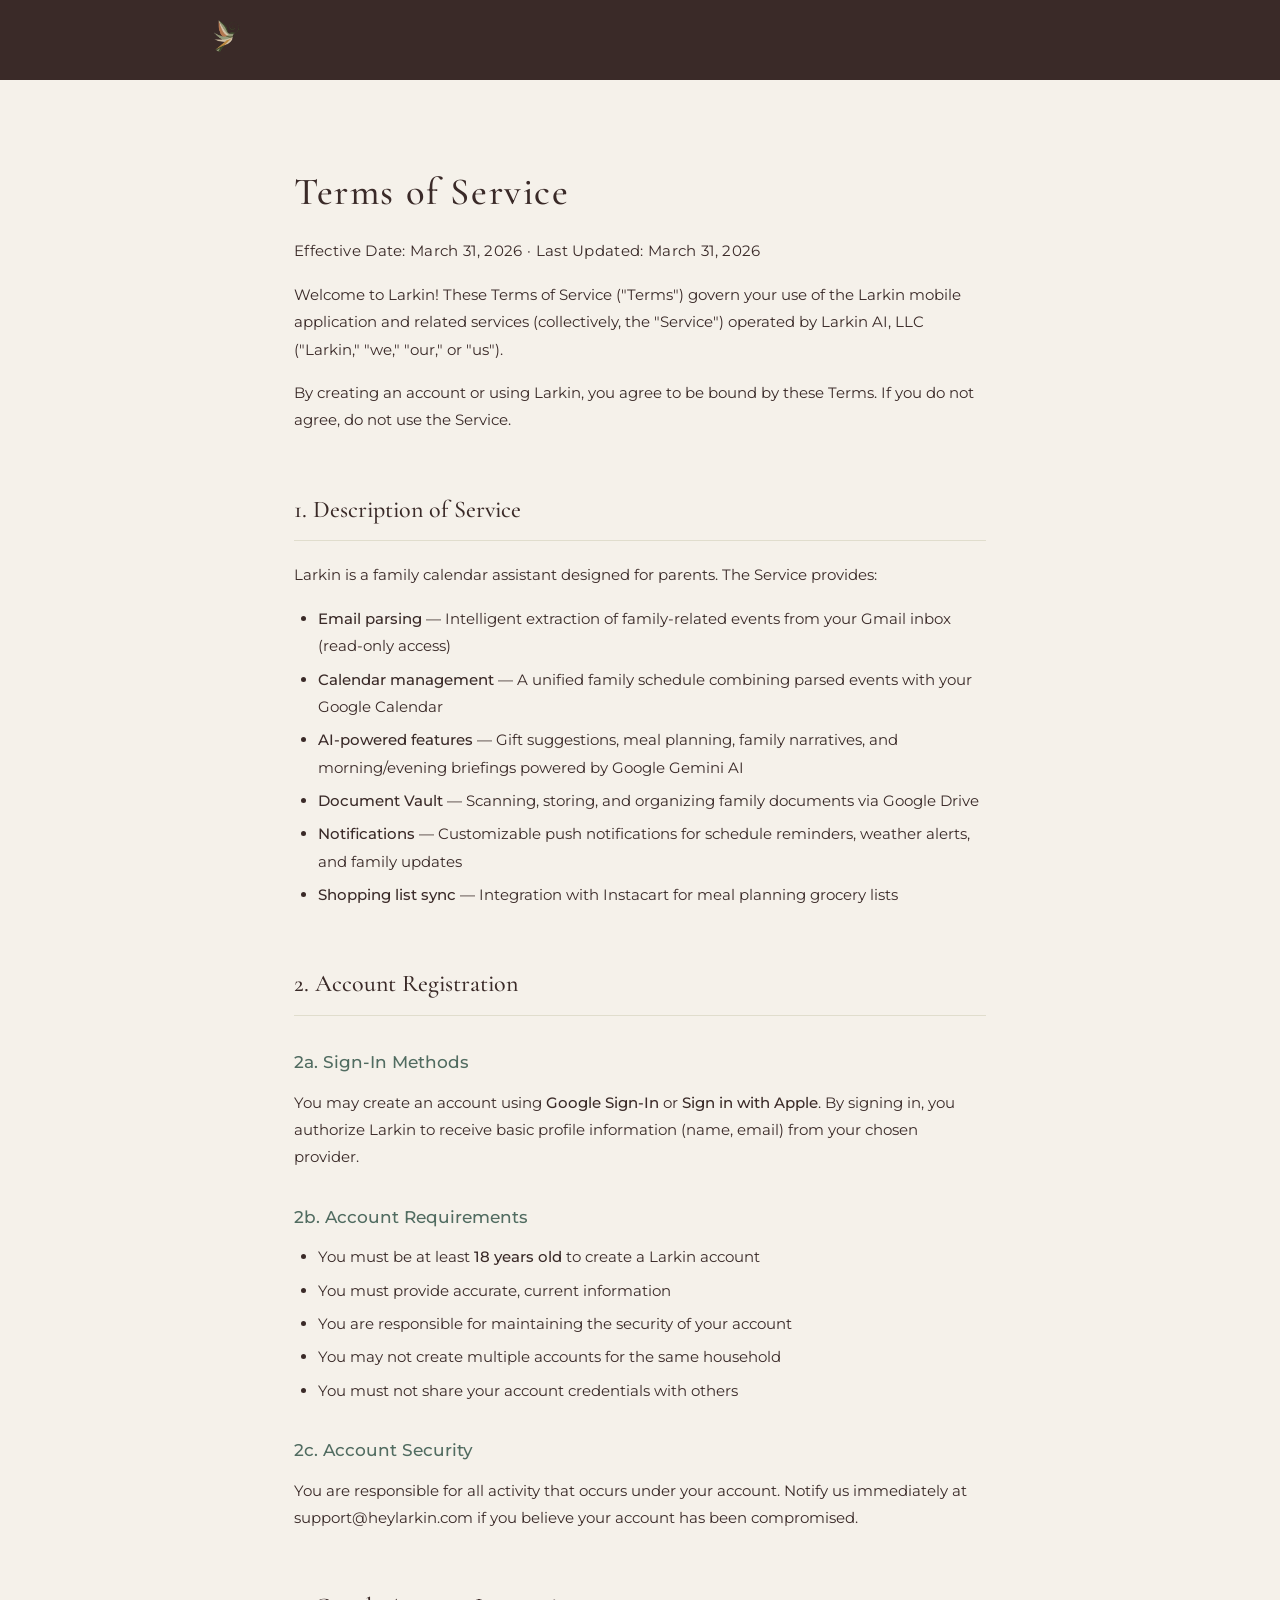
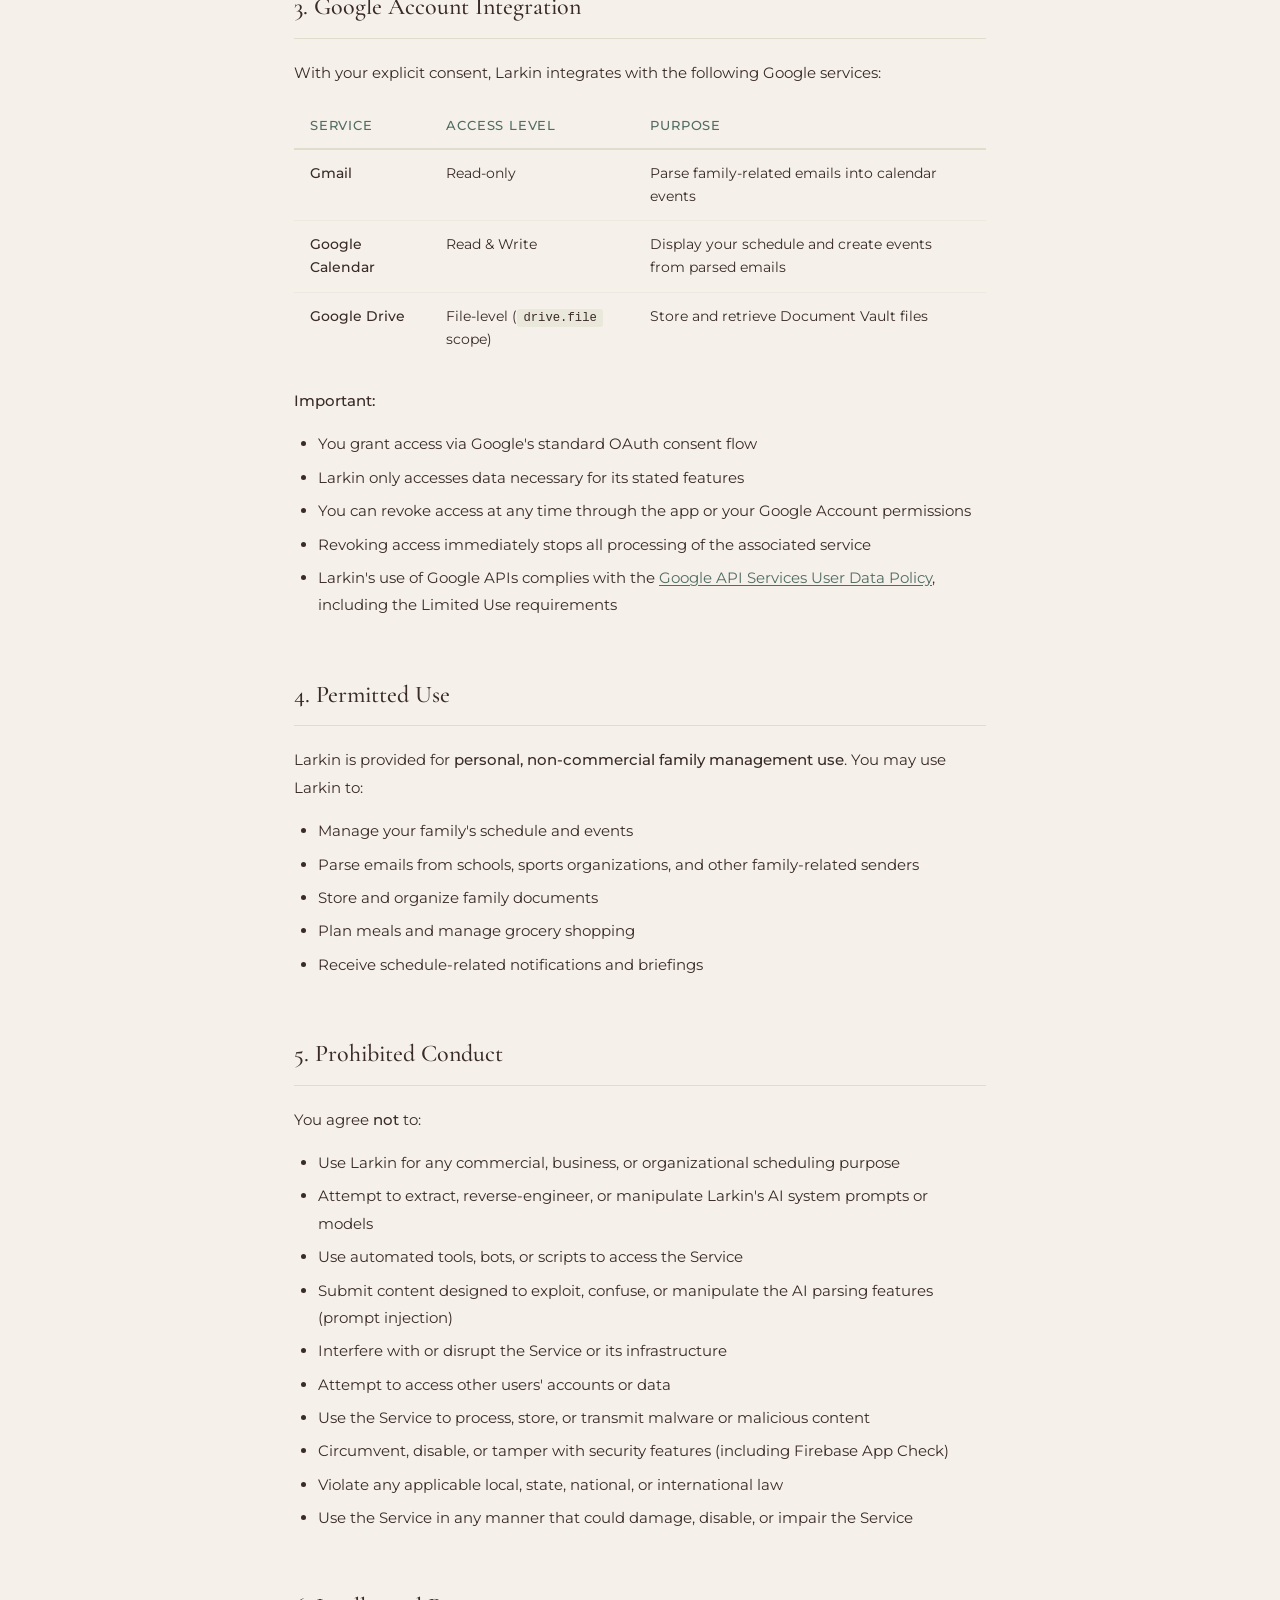
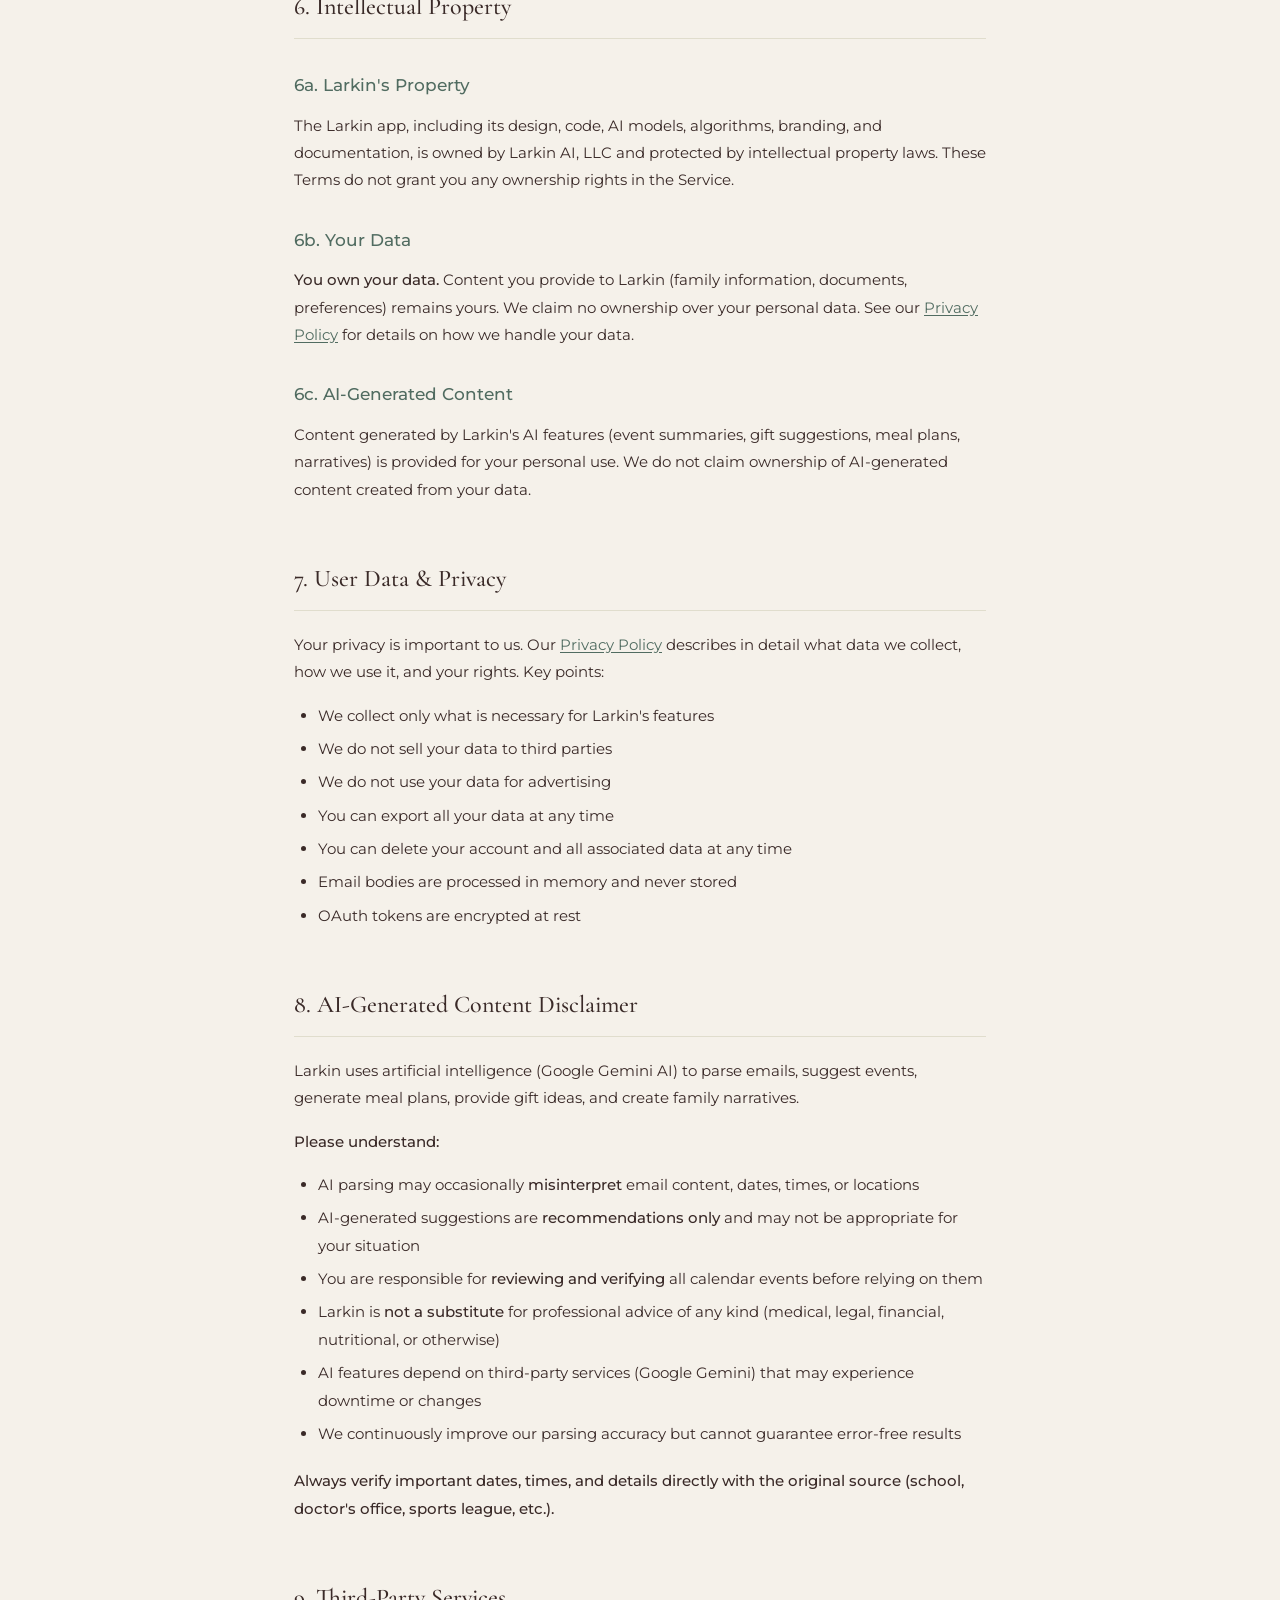
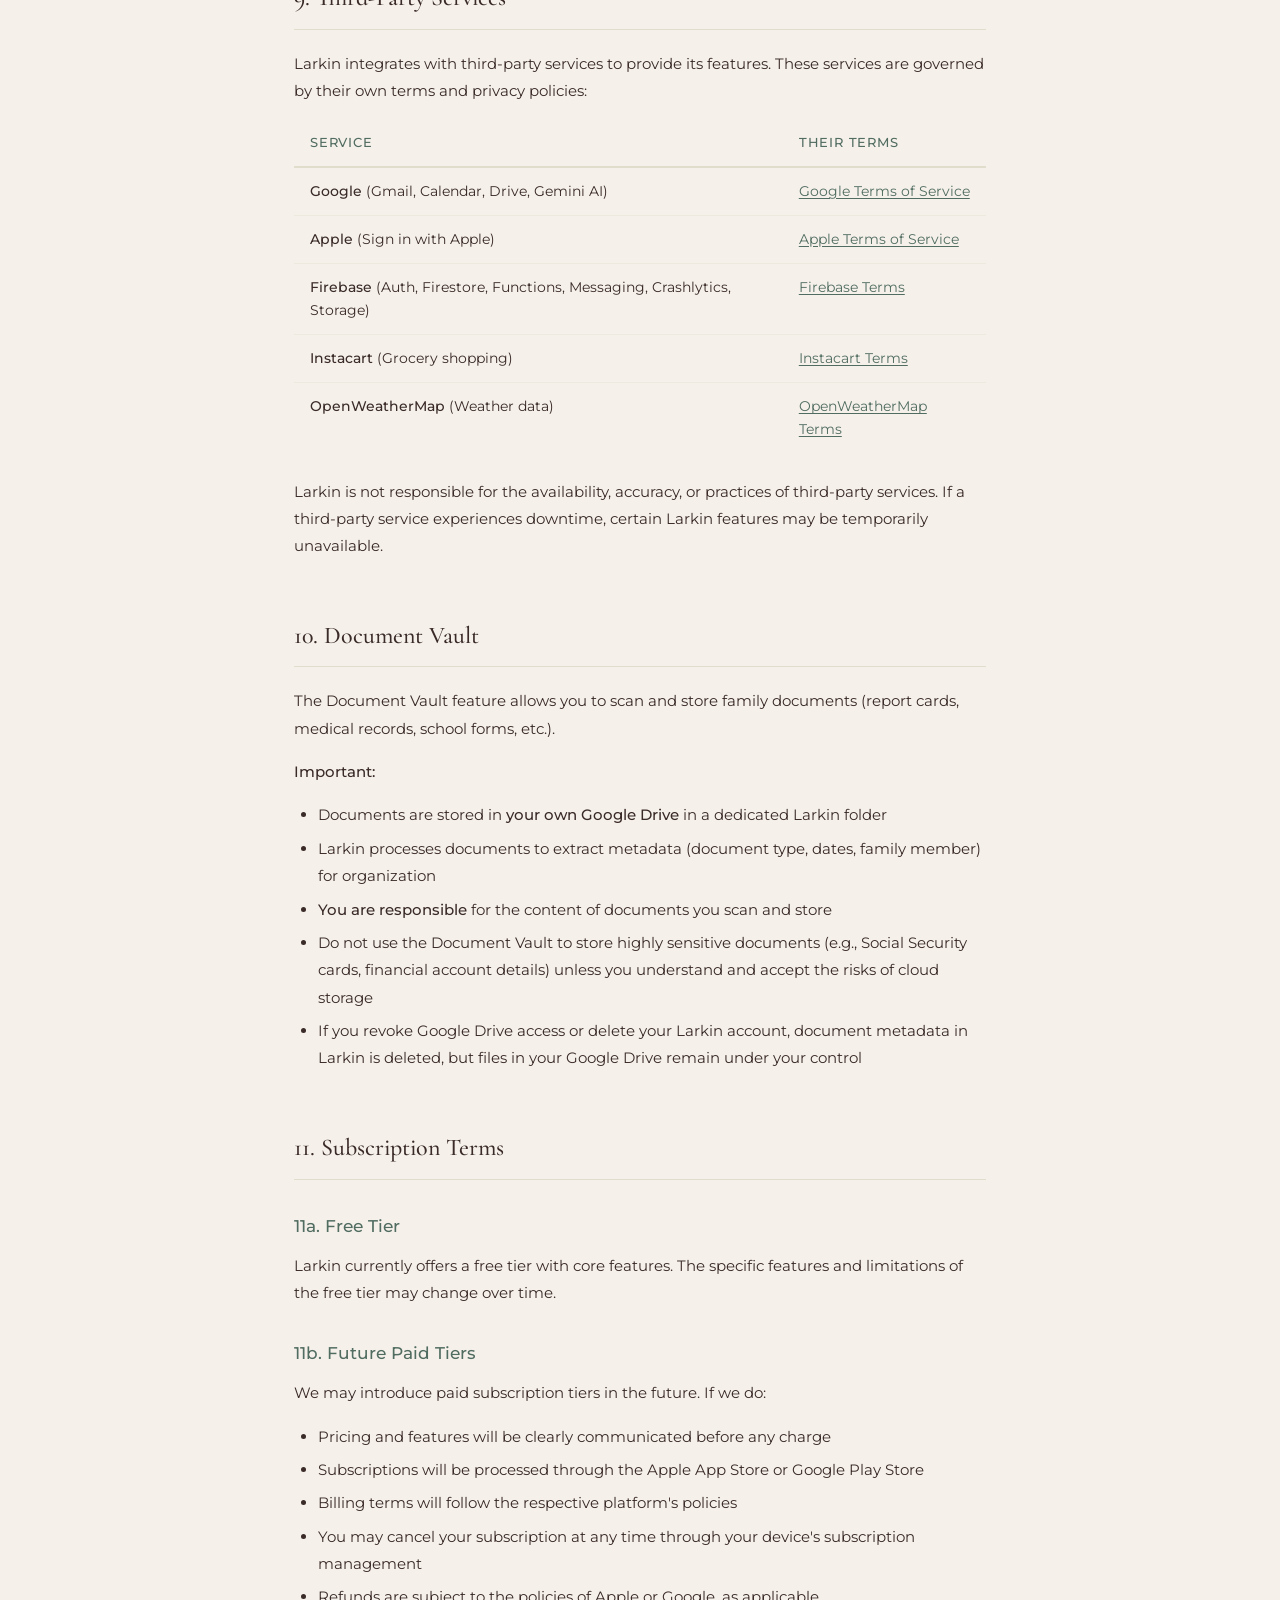
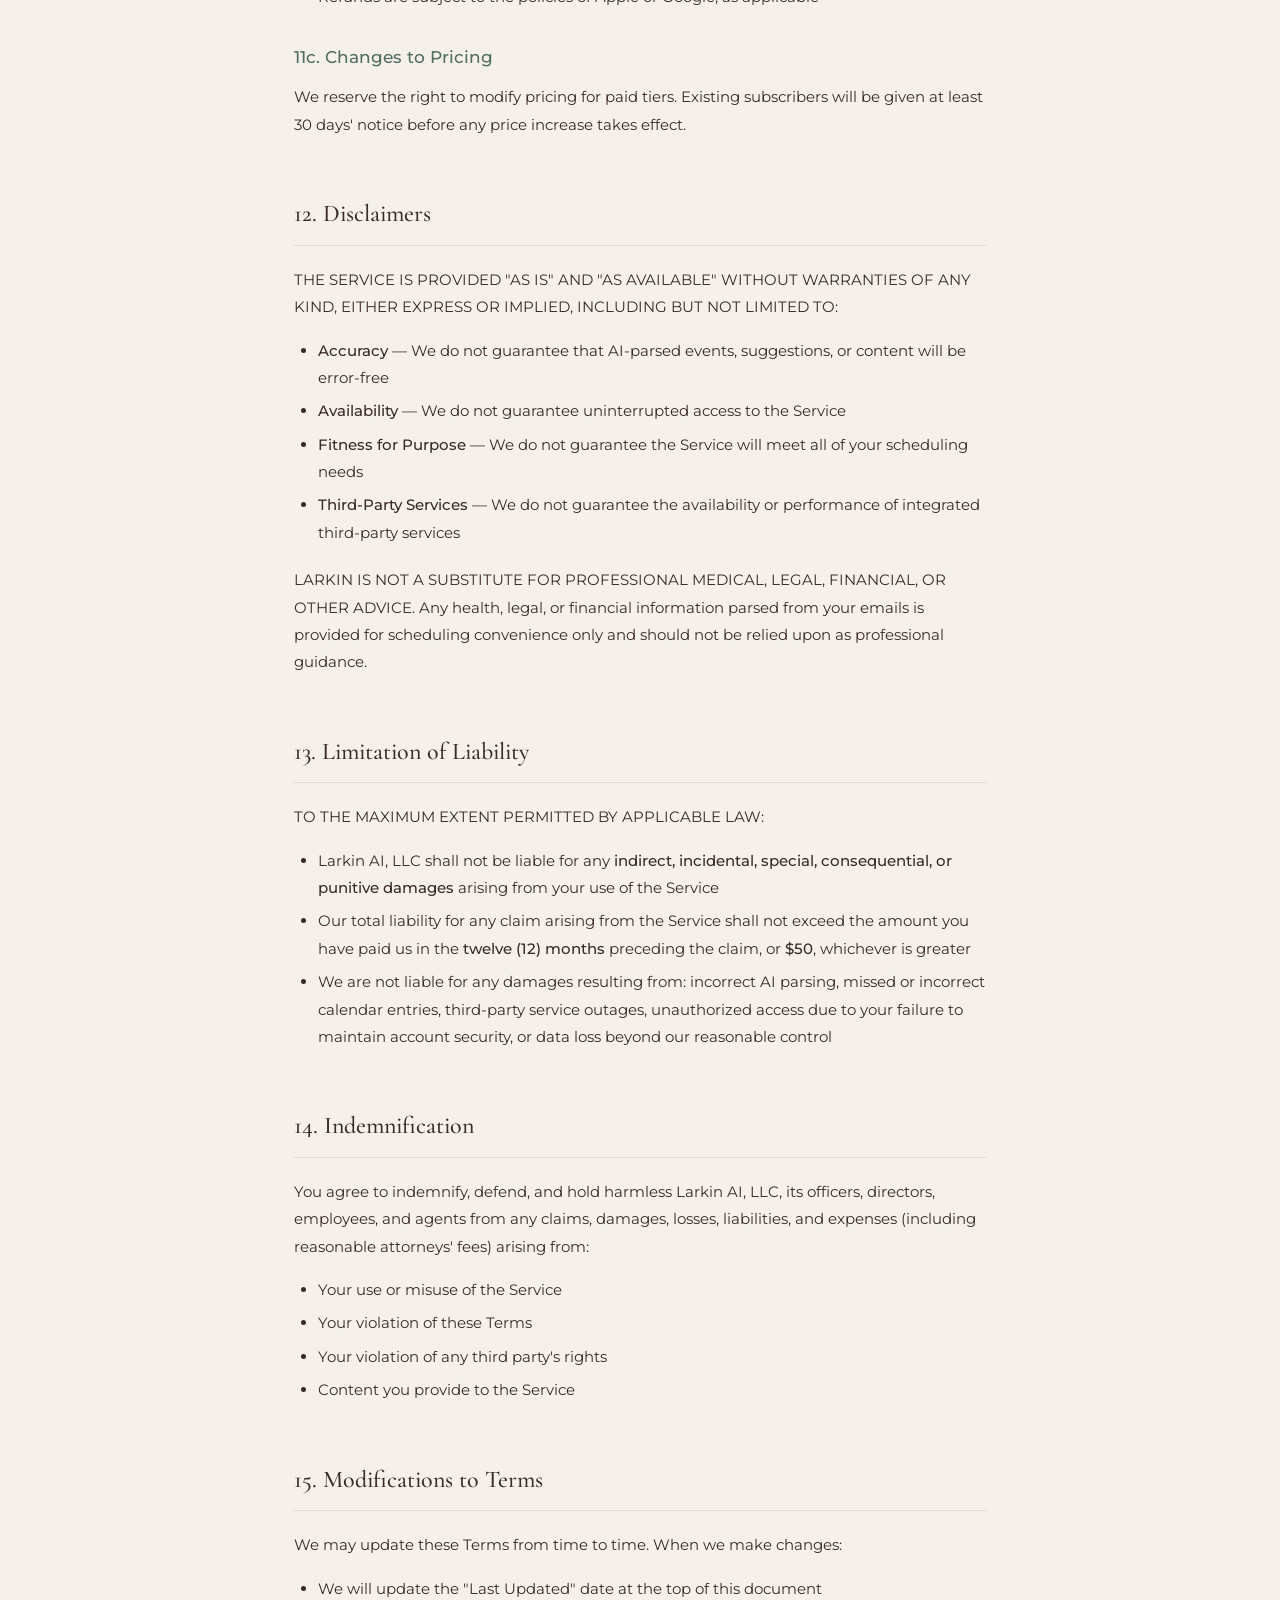
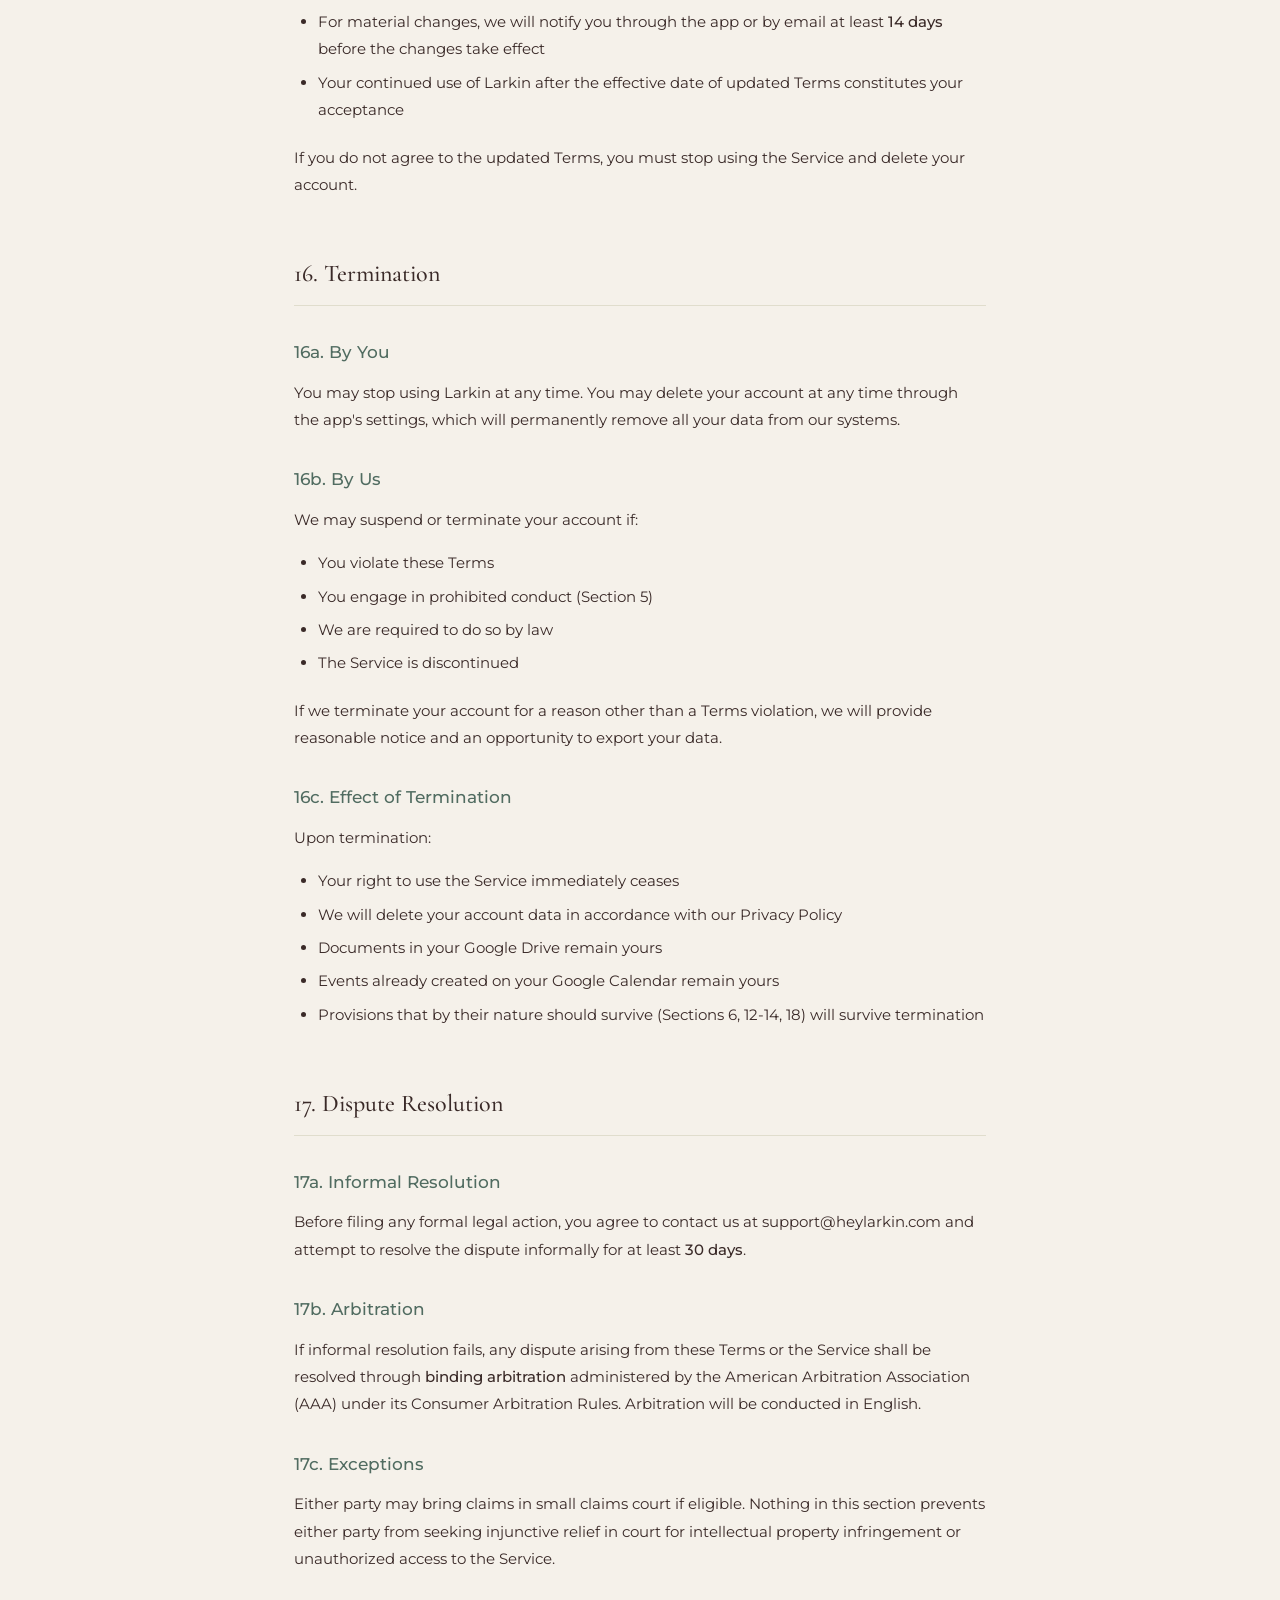
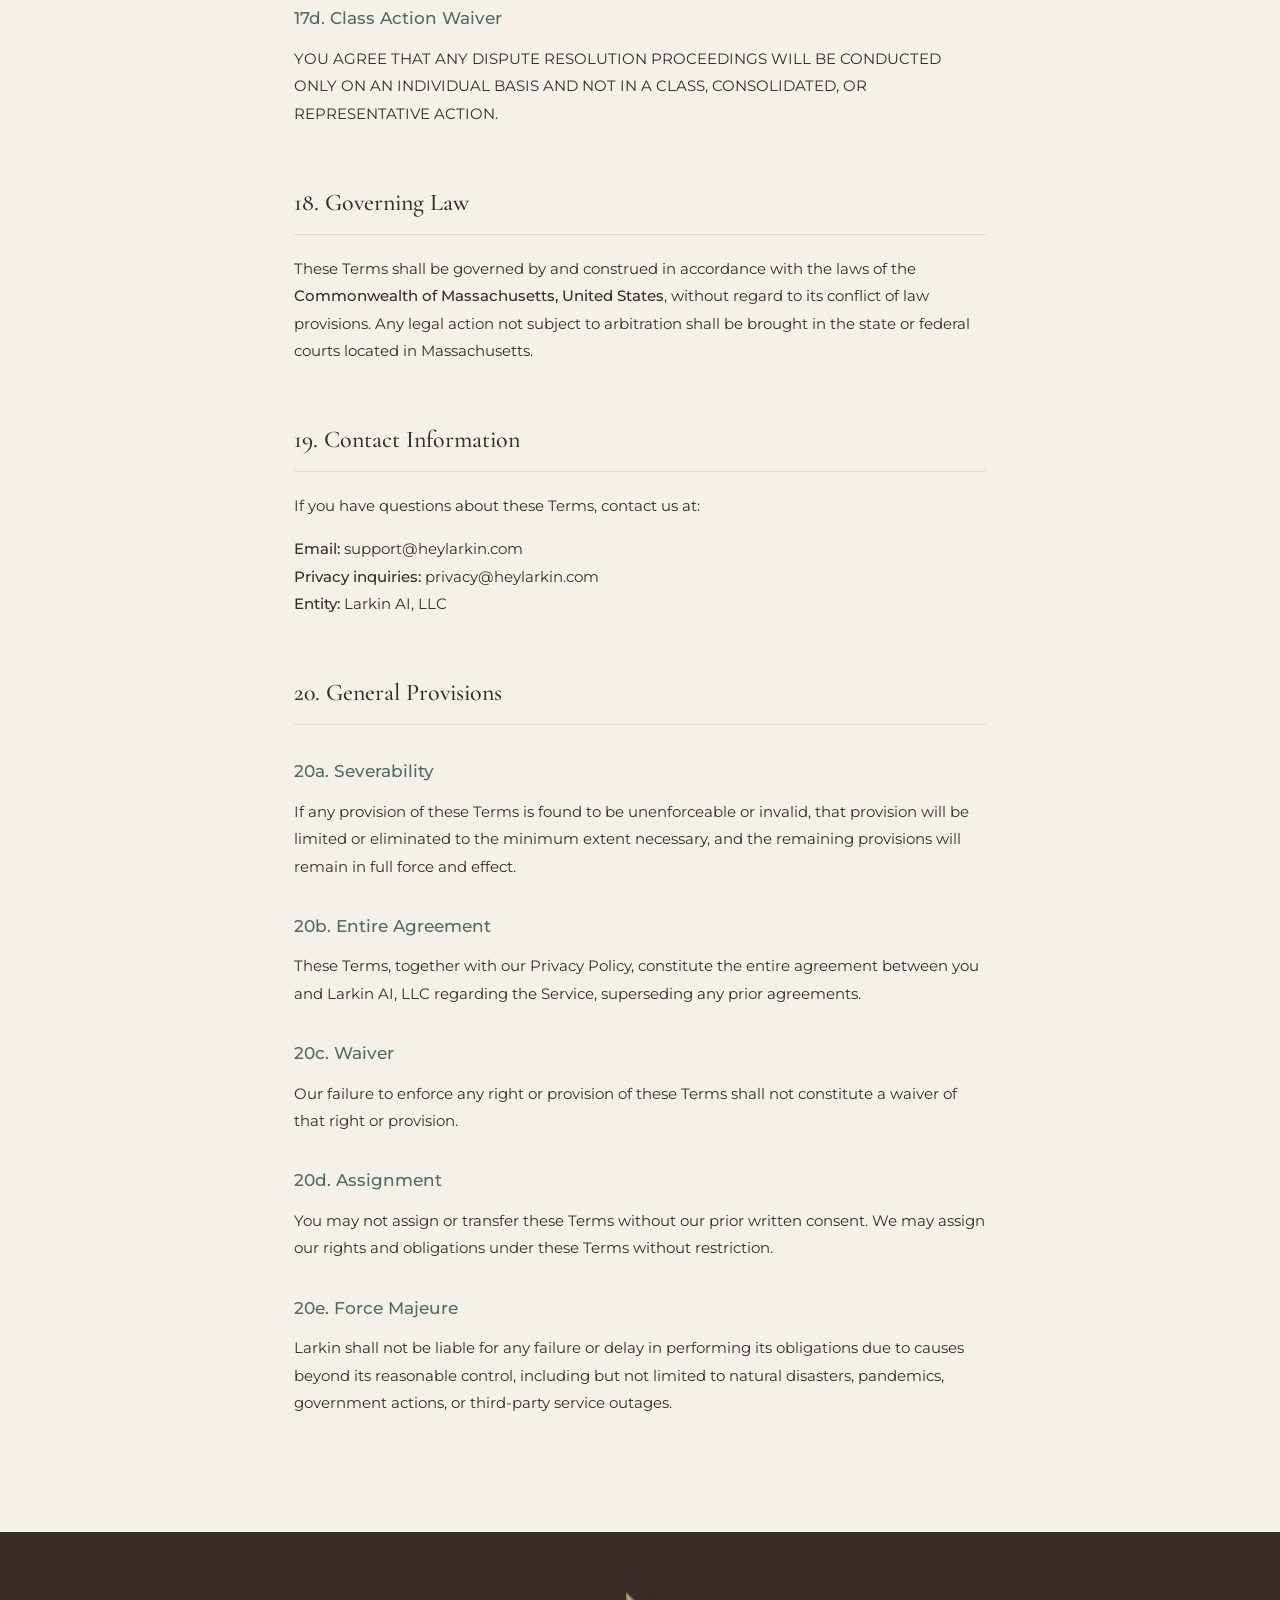
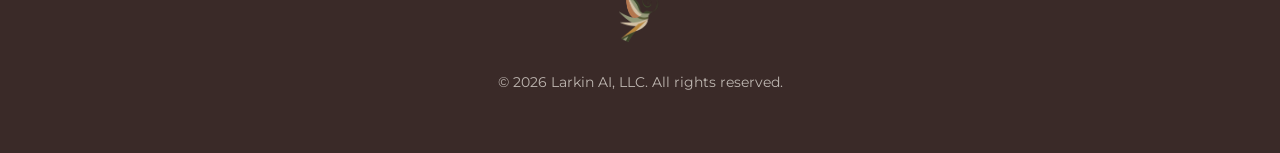
<file: terms-of-service.html>
<!DOCTYPE html>
<html lang="en">
<head>
  <meta charset="UTF-8">
  <meta name="viewport" content="width=device-width, initial-scale=1.0">
  <title>Terms of Service — Larkin</title>
  <link rel="icon" type="image/png" sizes="32x32" href="favicon-32x32.png">
  <link rel="icon" type="image/png" sizes="16x16" href="favicon-16x16.png">
  <link rel="apple-touch-icon" sizes="180x180" href="apple-touch-icon.png">
  <link rel="preconnect" href="https://fonts.googleapis.com">
  <link rel="preconnect" href="https://fonts.gstatic.com" crossorigin>
  <link href="https://fonts.googleapis.com/css2?family=Cormorant+Garamond:ital,wght@0,400;0,500;0,600;1,400&family=Montserrat:ital,wght@0,300;0,400;0,500;0,600;1,300;1,400&display=swap" rel="stylesheet">
  <link rel="stylesheet" href="styles.css">
  <link rel="stylesheet" href="legal.css">
</head>
<body>

  <nav class="legal-nav">
    <div class="container">
      <a href="index.html" class="legal-nav-home">
        <img src="larkin_logo.png" alt="Larkin" class="nav-logo">
      </a>
    </div>
  </nav>

  <main class="legal-page">
    <div class="container">
      <h1>Terms of Service</h1>
      <p class="legal-meta">Effective Date: March 31, 2026 &middot; Last Updated: March 31, 2026</p>

      <p>Welcome to Larkin! These Terms of Service ("Terms") govern your use of the Larkin mobile application and related services (collectively, the "Service") operated by Larkin AI, LLC ("Larkin," "we," "our," or "us").</p>
      <p>By creating an account or using Larkin, you agree to be bound by these Terms. If you do not agree, do not use the Service.</p>

      <h2>1. Description of Service</h2>
      <p>Larkin is a family calendar assistant designed for parents. The Service provides:</p>
      <ul>
        <li><strong>Email parsing</strong> — Intelligent extraction of family-related events from your Gmail inbox (read-only access)</li>
        <li><strong>Calendar management</strong> — A unified family schedule combining parsed events with your Google Calendar</li>
        <li><strong>AI-powered features</strong> — Gift suggestions, meal planning, family narratives, and morning/evening briefings powered by Google Gemini AI</li>
        <li><strong>Document Vault</strong> — Scanning, storing, and organizing family documents via Google Drive</li>
        <li><strong>Notifications</strong> — Customizable push notifications for schedule reminders, weather alerts, and family updates</li>
        <li><strong>Shopping list sync</strong> — Integration with Instacart for meal planning grocery lists</li>
      </ul>

      <h2>2. Account Registration</h2>

      <h3>2a. Sign-In Methods</h3>
      <p>You may create an account using <strong>Google Sign-In</strong> or <strong>Sign in with Apple</strong>. By signing in, you authorize Larkin to receive basic profile information (name, email) from your chosen provider.</p>

      <h3>2b. Account Requirements</h3>
      <ul>
        <li>You must be at least <strong>18 years old</strong> to create a Larkin account</li>
        <li>You must provide accurate, current information</li>
        <li>You are responsible for maintaining the security of your account</li>
        <li>You may not create multiple accounts for the same household</li>
        <li>You must not share your account credentials with others</li>
      </ul>

      <h3>2c. Account Security</h3>
      <p>You are responsible for all activity that occurs under your account. Notify us immediately at support@heylarkin.com if you believe your account has been compromised.</p>

      <h2>3. Google Account Integration</h2>
      <p>With your explicit consent, Larkin integrates with the following Google services:</p>
      <div class="legal-table-wrapper">
        <table>
          <thead>
            <tr><th>Service</th><th>Access Level</th><th>Purpose</th></tr>
          </thead>
          <tbody>
            <tr><td><strong>Gmail</strong></td><td>Read-only</td><td>Parse family-related emails into calendar events</td></tr>
            <tr><td><strong>Google Calendar</strong></td><td>Read &amp; Write</td><td>Display your schedule and create events from parsed emails</td></tr>
            <tr><td><strong>Google Drive</strong></td><td>File-level (<code>drive.file</code> scope)</td><td>Store and retrieve Document Vault files</td></tr>
          </tbody>
        </table>
      </div>
      <p><strong>Important:</strong></p>
      <ul>
        <li>You grant access via Google's standard OAuth consent flow</li>
        <li>Larkin only accesses data necessary for its stated features</li>
        <li>You can revoke access at any time through the app or your Google Account permissions</li>
        <li>Revoking access immediately stops all processing of the associated service</li>
        <li>Larkin's use of Google APIs complies with the <a href="https://developers.google.com/terms/api-services-user-data-policy">Google API Services User Data Policy</a>, including the Limited Use requirements</li>
      </ul>

      <h2>4. Permitted Use</h2>
      <p>Larkin is provided for <strong>personal, non-commercial family management use</strong>. You may use Larkin to:</p>
      <ul>
        <li>Manage your family's schedule and events</li>
        <li>Parse emails from schools, sports organizations, and other family-related senders</li>
        <li>Store and organize family documents</li>
        <li>Plan meals and manage grocery shopping</li>
        <li>Receive schedule-related notifications and briefings</li>
      </ul>

      <h2>5. Prohibited Conduct</h2>
      <p>You agree <strong>not</strong> to:</p>
      <ul>
        <li>Use Larkin for any commercial, business, or organizational scheduling purpose</li>
        <li>Attempt to extract, reverse-engineer, or manipulate Larkin's AI system prompts or models</li>
        <li>Use automated tools, bots, or scripts to access the Service</li>
        <li>Submit content designed to exploit, confuse, or manipulate the AI parsing features (prompt injection)</li>
        <li>Interfere with or disrupt the Service or its infrastructure</li>
        <li>Attempt to access other users' accounts or data</li>
        <li>Use the Service to process, store, or transmit malware or malicious content</li>
        <li>Circumvent, disable, or tamper with security features (including Firebase App Check)</li>
        <li>Violate any applicable local, state, national, or international law</li>
        <li>Use the Service in any manner that could damage, disable, or impair the Service</li>
      </ul>

      <h2>6. Intellectual Property</h2>

      <h3>6a. Larkin's Property</h3>
      <p>The Larkin app, including its design, code, AI models, algorithms, branding, and documentation, is owned by Larkin AI, LLC and protected by intellectual property laws. These Terms do not grant you any ownership rights in the Service.</p>

      <h3>6b. Your Data</h3>
      <p><strong>You own your data.</strong> Content you provide to Larkin (family information, documents, preferences) remains yours. We claim no ownership over your personal data. See our <a href="privacy-policy.html">Privacy Policy</a> for details on how we handle your data.</p>

      <h3>6c. AI-Generated Content</h3>
      <p>Content generated by Larkin's AI features (event summaries, gift suggestions, meal plans, narratives) is provided for your personal use. We do not claim ownership of AI-generated content created from your data.</p>

      <h2>7. User Data &amp; Privacy</h2>
      <p>Your privacy is important to us. Our <a href="privacy-policy.html">Privacy Policy</a> describes in detail what data we collect, how we use it, and your rights. Key points:</p>
      <ul>
        <li>We collect only what is necessary for Larkin's features</li>
        <li>We do not sell your data to third parties</li>
        <li>We do not use your data for advertising</li>
        <li>You can export all your data at any time</li>
        <li>You can delete your account and all associated data at any time</li>
        <li>Email bodies are processed in memory and never stored</li>
        <li>OAuth tokens are encrypted at rest</li>
      </ul>

      <h2>8. AI-Generated Content Disclaimer</h2>
      <p>Larkin uses artificial intelligence (Google Gemini AI) to parse emails, suggest events, generate meal plans, provide gift ideas, and create family narratives.</p>
      <p><strong>Please understand:</strong></p>
      <ul>
        <li>AI parsing may occasionally <strong>misinterpret</strong> email content, dates, times, or locations</li>
        <li>AI-generated suggestions are <strong>recommendations only</strong> and may not be appropriate for your situation</li>
        <li>You are responsible for <strong>reviewing and verifying</strong> all calendar events before relying on them</li>
        <li>Larkin is <strong>not a substitute</strong> for professional advice of any kind (medical, legal, financial, nutritional, or otherwise)</li>
        <li>AI features depend on third-party services (Google Gemini) that may experience downtime or changes</li>
        <li>We continuously improve our parsing accuracy but cannot guarantee error-free results</li>
      </ul>
      <p><strong>Always verify important dates, times, and details directly with the original source (school, doctor's office, sports league, etc.).</strong></p>

      <h2>9. Third-Party Services</h2>
      <p>Larkin integrates with third-party services to provide its features. These services are governed by their own terms and privacy policies:</p>
      <div class="legal-table-wrapper">
        <table>
          <thead>
            <tr><th>Service</th><th>Their Terms</th></tr>
          </thead>
          <tbody>
            <tr><td><strong>Google</strong> (Gmail, Calendar, Drive, Gemini AI)</td><td><a href="https://policies.google.com/terms">Google Terms of Service</a></td></tr>
            <tr><td><strong>Apple</strong> (Sign in with Apple)</td><td><a href="https://www.apple.com/legal/internet-services/itunes/">Apple Terms of Service</a></td></tr>
            <tr><td><strong>Firebase</strong> (Auth, Firestore, Functions, Messaging, Crashlytics, Storage)</td><td><a href="https://firebase.google.com/terms">Firebase Terms</a></td></tr>
            <tr><td><strong>Instacart</strong> (Grocery shopping)</td><td><a href="https://www.instacart.com/terms">Instacart Terms</a></td></tr>
            <tr><td><strong>OpenWeatherMap</strong> (Weather data)</td><td><a href="https://openweathermap.org/terms">OpenWeatherMap Terms</a></td></tr>
          </tbody>
        </table>
      </div>
      <p>Larkin is not responsible for the availability, accuracy, or practices of third-party services. If a third-party service experiences downtime, certain Larkin features may be temporarily unavailable.</p>

      <h2>10. Document Vault</h2>
      <p>The Document Vault feature allows you to scan and store family documents (report cards, medical records, school forms, etc.).</p>
      <p><strong>Important:</strong></p>
      <ul>
        <li>Documents are stored in <strong>your own Google Drive</strong> in a dedicated Larkin folder</li>
        <li>Larkin processes documents to extract metadata (document type, dates, family member) for organization</li>
        <li><strong>You are responsible</strong> for the content of documents you scan and store</li>
        <li>Do not use the Document Vault to store highly sensitive documents (e.g., Social Security cards, financial account details) unless you understand and accept the risks of cloud storage</li>
        <li>If you revoke Google Drive access or delete your Larkin account, document metadata in Larkin is deleted, but files in your Google Drive remain under your control</li>
      </ul>

      <h2>11. Subscription Terms</h2>

      <h3>11a. Free Tier</h3>
      <p>Larkin currently offers a free tier with core features. The specific features and limitations of the free tier may change over time.</p>

      <h3>11b. Future Paid Tiers</h3>
      <p>We may introduce paid subscription tiers in the future. If we do:</p>
      <ul>
        <li>Pricing and features will be clearly communicated before any charge</li>
        <li>Subscriptions will be processed through the Apple App Store or Google Play Store</li>
        <li>Billing terms will follow the respective platform's policies</li>
        <li>You may cancel your subscription at any time through your device's subscription management</li>
        <li>Refunds are subject to the policies of Apple or Google, as applicable</li>
      </ul>

      <h3>11c. Changes to Pricing</h3>
      <p>We reserve the right to modify pricing for paid tiers. Existing subscribers will be given at least 30 days' notice before any price increase takes effect.</p>

      <h2>12. Disclaimers</h2>
      <p>THE SERVICE IS PROVIDED "AS IS" AND "AS AVAILABLE" WITHOUT WARRANTIES OF ANY KIND, EITHER EXPRESS OR IMPLIED, INCLUDING BUT NOT LIMITED TO:</p>
      <ul>
        <li><strong>Accuracy</strong> — We do not guarantee that AI-parsed events, suggestions, or content will be error-free</li>
        <li><strong>Availability</strong> — We do not guarantee uninterrupted access to the Service</li>
        <li><strong>Fitness for Purpose</strong> — We do not guarantee the Service will meet all of your scheduling needs</li>
        <li><strong>Third-Party Services</strong> — We do not guarantee the availability or performance of integrated third-party services</li>
      </ul>
      <p>LARKIN IS NOT A SUBSTITUTE FOR PROFESSIONAL MEDICAL, LEGAL, FINANCIAL, OR OTHER ADVICE. Any health, legal, or financial information parsed from your emails is provided for scheduling convenience only and should not be relied upon as professional guidance.</p>

      <h2>13. Limitation of Liability</h2>
      <p>TO THE MAXIMUM EXTENT PERMITTED BY APPLICABLE LAW:</p>
      <ul>
        <li>Larkin AI, LLC shall not be liable for any <strong>indirect, incidental, special, consequential, or punitive damages</strong> arising from your use of the Service</li>
        <li>Our total liability for any claim arising from the Service shall not exceed the amount you have paid us in the <strong>twelve (12) months</strong> preceding the claim, or <strong>$50</strong>, whichever is greater</li>
        <li>We are not liable for any damages resulting from: incorrect AI parsing, missed or incorrect calendar entries, third-party service outages, unauthorized access due to your failure to maintain account security, or data loss beyond our reasonable control</li>
      </ul>

      <h2>14. Indemnification</h2>
      <p>You agree to indemnify, defend, and hold harmless Larkin AI, LLC, its officers, directors, employees, and agents from any claims, damages, losses, liabilities, and expenses (including reasonable attorneys' fees) arising from:</p>
      <ul>
        <li>Your use or misuse of the Service</li>
        <li>Your violation of these Terms</li>
        <li>Your violation of any third party's rights</li>
        <li>Content you provide to the Service</li>
      </ul>

      <h2>15. Modifications to Terms</h2>
      <p>We may update these Terms from time to time. When we make changes:</p>
      <ul>
        <li>We will update the "Last Updated" date at the top of this document</li>
        <li>For material changes, we will notify you through the app or by email at least <strong>14 days</strong> before the changes take effect</li>
        <li>Your continued use of Larkin after the effective date of updated Terms constitutes your acceptance</li>
      </ul>
      <p>If you do not agree to the updated Terms, you must stop using the Service and delete your account.</p>

      <h2>16. Termination</h2>

      <h3>16a. By You</h3>
      <p>You may stop using Larkin at any time. You may delete your account at any time through the app's settings, which will permanently remove all your data from our systems.</p>

      <h3>16b. By Us</h3>
      <p>We may suspend or terminate your account if:</p>
      <ul>
        <li>You violate these Terms</li>
        <li>You engage in prohibited conduct (Section 5)</li>
        <li>We are required to do so by law</li>
        <li>The Service is discontinued</li>
      </ul>
      <p>If we terminate your account for a reason other than a Terms violation, we will provide reasonable notice and an opportunity to export your data.</p>

      <h3>16c. Effect of Termination</h3>
      <p>Upon termination:</p>
      <ul>
        <li>Your right to use the Service immediately ceases</li>
        <li>We will delete your account data in accordance with our Privacy Policy</li>
        <li>Documents in your Google Drive remain yours</li>
        <li>Events already created on your Google Calendar remain yours</li>
        <li>Provisions that by their nature should survive (Sections 6, 12-14, 18) will survive termination</li>
      </ul>

      <h2>17. Dispute Resolution</h2>

      <h3>17a. Informal Resolution</h3>
      <p>Before filing any formal legal action, you agree to contact us at support@heylarkin.com and attempt to resolve the dispute informally for at least <strong>30 days</strong>.</p>

      <h3>17b. Arbitration</h3>
      <p>If informal resolution fails, any dispute arising from these Terms or the Service shall be resolved through <strong>binding arbitration</strong> administered by the American Arbitration Association (AAA) under its Consumer Arbitration Rules. Arbitration will be conducted in English.</p>

      <h3>17c. Exceptions</h3>
      <p>Either party may bring claims in small claims court if eligible. Nothing in this section prevents either party from seeking injunctive relief in court for intellectual property infringement or unauthorized access to the Service.</p>

      <h3>17d. Class Action Waiver</h3>
      <p>YOU AGREE THAT ANY DISPUTE RESOLUTION PROCEEDINGS WILL BE CONDUCTED ONLY ON AN INDIVIDUAL BASIS AND NOT IN A CLASS, CONSOLIDATED, OR REPRESENTATIVE ACTION.</p>

      <h2>18. Governing Law</h2>
      <p>These Terms shall be governed by and construed in accordance with the laws of the <strong>Commonwealth of Massachusetts, United States</strong>, without regard to its conflict of law provisions. Any legal action not subject to arbitration shall be brought in the state or federal courts located in Massachusetts.</p>

      <h2>19. Contact Information</h2>
      <p>If you have questions about these Terms, contact us at:</p>
      <p><strong>Email:</strong> support@heylarkin.com<br>
      <strong>Privacy inquiries:</strong> privacy@heylarkin.com<br>
      <strong>Entity:</strong> Larkin AI, LLC</p>

      <h2>20. General Provisions</h2>

      <h3>20a. Severability</h3>
      <p>If any provision of these Terms is found to be unenforceable or invalid, that provision will be limited or eliminated to the minimum extent necessary, and the remaining provisions will remain in full force and effect.</p>

      <h3>20b. Entire Agreement</h3>
      <p>These Terms, together with our Privacy Policy, constitute the entire agreement between you and Larkin AI, LLC regarding the Service, superseding any prior agreements.</p>

      <h3>20c. Waiver</h3>
      <p>Our failure to enforce any right or provision of these Terms shall not constitute a waiver of that right or provision.</p>

      <h3>20d. Assignment</h3>
      <p>You may not assign or transfer these Terms without our prior written consent. We may assign our rights and obligations under these Terms without restriction.</p>

      <h3>20e. Force Majeure</h3>
      <p>Larkin shall not be liable for any failure or delay in performing its obligations due to causes beyond its reasonable control, including but not limited to natural disasters, pandemics, government actions, or third-party service outages.</p>
    </div>
  </main>

  <footer class="footer">
    <div class="container">
      <img src="larkin_logo.png" alt="Larkin" class="footer-logo">
      <p>&copy; 2026 Larkin AI, LLC. All rights reserved.</p>
    </div>
  </footer>

</body>
</html>
</file>
<file: styles.css>
/* Color Palette
   Background: #F5F1EA
   Olive Green: #8C8C5A
   Teal/Forest: #516C61
   Blush Pink: #F0C2B4
   Dark Brown: #3A2A28
   Gold: #D8B466
*/

* {
  margin: 0;
  padding: 0;
  box-sizing: border-box;
}

html {
  scroll-behavior: smooth;
}

body {
  font-family: 'Montserrat', sans-serif;
  background-color: #F5F1EA;
  color: #3A2A28;
  line-height: 1.7;
  font-weight: 400;
}

/* Typography Upgrade — Cormorant Garamond for headings */
h2 {
  font-family: 'Cormorant Garamond', Georgia, serif;
}

.container {
  max-width: 900px;
  margin: 0 auto;
  padding: 0 24px;
}

/* ======================== */
/* STICKY NAVIGATION        */
/* ======================== */

.sticky-nav {
  position: fixed;
  top: 0;
  left: 0;
  right: 0;
  z-index: 1000;
  background-color: #3A2A28;
  transform: translateY(-100%);
  transition: transform 0.3s ease;
}

.sticky-nav.visible {
  transform: translateY(0);
}

.nav-container {
  max-width: 900px;
  margin: 0 auto;
  padding: 14px 24px;
  display: flex;
  align-items: center;
  justify-content: space-between;
}

.nav-logo {
  height: 32px;
  width: auto;
  opacity: 0.9;
}

.nav-links {
  display: flex;
  gap: 32px;
}

.nav-links a {
  color: #F5F1EA;
  text-decoration: none;
  font-size: 0.85rem;
  font-weight: 400;
  letter-spacing: 0.05rem;
  opacity: 0.8;
  transition: opacity 0.2s ease;
}

.nav-links a:hover {
  opacity: 1;
}

/* ======================== */
/* LOGO                     */
/* ======================== */

.logo {
  display: flex;
  justify-content: center;
  align-items: center;
  width: 100%;
  padding: 0 0 56px;
}

.logo-img {
  height: 80px;
  width: auto;
}

/* ======================== */
/* HERO SECTION             */
/* ======================== */

.hero {
  display: flex;
  flex-direction: column;
}

.hero-banner {
  position: relative;
  width: 100%;
  height: clamp(340px, 62vh, 600px);
  display: flex;
  align-items: center;
  justify-content: center;
  overflow: hidden;
}

.hero-banner-img {
  position: absolute;
  inset: 0;
  width: 100%;
  height: 100%;
  object-fit: cover;
  object-position: center 50%;
}

/* Scrim over the painting so the wordmark clears WCAG contrast even where
   the crop lands on sunlit grass or a cluster of white flowers. */
.hero-banner::after {
  content: "";
  position: absolute;
  inset: 0;
  background: linear-gradient(
    180deg,
    rgba(58, 42, 40, 0.42) 0%,
    rgba(58, 42, 40, 0.66) 42%,
    rgba(58, 42, 40, 0.66) 62%,
    rgba(58, 42, 40, 0.34) 100%
  );
}

.hero-content {
  flex: 1;
  display: flex;
  flex-direction: column;
  justify-content: center;
  align-items: center;
  text-align: center;
  padding: 60px 24px 100px;
  max-width: 800px;
  margin: 0 auto;
}

.hero-title {
  position: relative;
  z-index: 1;
  margin: 0;
  font-size: clamp(2.25rem, 7vw, 4.5rem);
  font-weight: 300;
  letter-spacing: clamp(0.5rem, 2vw, 1.4rem);
  /* letter-spacing adds a trailing gap after the last letter; pad the left
     by the same amount so the wordmark sits optically centred */
  padding-left: clamp(0.5rem, 2vw, 1.4rem);
  color: #F5F1EA;
  text-shadow: 0 2px 18px rgba(58, 42, 40, 0.55);
  text-align: center;
}

.hero-tagline {
  font-size: 1.1rem;
  font-weight: 400;
  color: #8C8C5A;
  letter-spacing: 0.2rem;
  margin-bottom: 36px;
  font-style: italic;
  width: 100%;
}

.hero-intro {
  font-size: 1.1rem;
  color: #3A2A28;
  line-height: 1.9;
  width: 100%;
  text-align: left;
}

.hero-intro p {
  margin-bottom: 24px;
}

.hero-highlight {
  font-size: 1.3rem;
  font-weight: 500;
  color: #516C61;
  margin-top: 20px;
}

/* ======================== */
/* VALUE PROPOSITION        */
/* ======================== */

.value-prop {
  background-color: #516C61;
  color: #F5F1EA;
  padding: 80px 24px;
  text-align: center;
}

.value-prop h2 {
  font-size: 2.2rem;
  font-weight: 400;
  letter-spacing: 0.3rem;
  margin-bottom: 20px;
}

.value-prop .subtitle {
  font-size: 1.1rem;
  margin-bottom: 24px;
  font-weight: 400;
}

.value-prop .crafted {
  font-size: 1rem;
  opacity: 0.9;
  max-width: 600px;
  margin: 0 auto;
}

/* ======================== */
/* A DAY WITH LARKIN        */
/* ======================== */

.day-with-larkin {
  padding: 100px 24px;
}

.day-with-larkin h2 {
  text-align: center;
  font-size: 2rem;
  font-weight: 400;
  letter-spacing: 0.2rem;
  color: #3A2A28;
  margin-bottom: 30px;
}

.section-intro {
  max-width: 700px;
  margin: 0 auto 60px;
  font-size: 1.05rem;
  color: #3A2A28;
  line-height: 1.9;
}

.time-blocks {
  display: flex;
  flex-direction: column;
  gap: 50px;
}

.time-block {
  background-color: rgba(255, 255, 255, 0.5);
  padding: 40px;
  border-left: 4px solid #8C8C5A;
}

.time-block.morning {
  border-left-color: #8C8C5A;
}

.time-block.midday {
  border-left-color: #516C61;
}

.time-block.sunday {
  border-left-color: #D8B466;
}

.time-block h3 {
  font-size: 1.2rem;
  font-weight: 500;
  color: #516C61;
  margin-bottom: 24px;
  letter-spacing: 0.05rem;
}

.larkin-messages {
  margin-bottom: 20px;
}

.message {
  padding: 8px 0;
  margin-bottom: 8px;
  font-size: 0.95rem;
  color: #3A2A28;
}

.block-note {
  font-size: 0.9rem;
  color: #8C8C5A;
  margin-top: 16px;
}

/* ======================== */
/* RECIPE SECTION           */
/* ======================== */

/* Bridge Intro */
.recipe-bridge {
  padding: 120px 24px 60px;
  text-align: center;
}

.recipe-bridge::before {
  content: '';
  display: block;
  width: 60px;
  height: 1px;
  background-color: #D8B466;
  margin: 0 auto 60px;
}

.recipe-bridge h2 {
  font-size: 2.4rem;
  font-weight: 500;
  color: #3A2A28;
  letter-spacing: 0.1rem;
  margin-bottom: 24px;
}

.recipe-bridge-text {
  font-size: 1.1rem;
  line-height: 1.9;
  color: #3A2A28;
  max-width: 650px;
  margin: 0 auto;
  text-align: left;
}

/* ======================== */
/* RECIPE CAROUSEL          */
/* ======================== */

.recipe-carousel-wrapper {
  padding-bottom: 80px;
}

.recipe-carousel-intro {
  text-align: center;
  font-size: 0.95rem;
  color: #8C8C5A;
  margin-bottom: 40px;
  font-style: italic;
}

/* Stacked Card Carousel */
.carousel-stage {
  padding: 0 100px;
  margin-bottom: 0;
}

.carousel-track {
  display: grid;
  grid-template-columns: 1fr;
  max-width: 900px;
  margin: 0 auto;
}

.carousel-card {
  grid-column: 1;
  grid-row: 1;
  align-self: start;
  background-color: rgba(255, 255, 255, 0.6);
  cursor: pointer;
  outline: none;
  transition: transform 0.5s cubic-bezier(0.4, 0, 0.2, 1),
              opacity 0.5s ease,
              box-shadow 0.5s ease,
              background-color 0.5s ease;
}

.carousel-card:focus-visible {
  outline: 2px solid #516C61;
  outline-offset: 4px;
}

.carousel-card.carousel-active {
  z-index: 10;
  opacity: 1;
  transform: none;
  background-color: #F5F1EA;
  box-shadow: 0 8px 32px rgba(58, 42, 40, 0.12);
  cursor: default;
}

.carousel-card.carousel-prev {
  z-index: 5;
  opacity: 0.85;
  transform: translateX(-160px) translateY(12px);
}

.carousel-card.carousel-next {
  z-index: 5;
  opacity: 0.85;
  transform: translateX(160px) translateY(12px);
}

.carousel-card.carousel-prev:hover {
  opacity: 0.95;
  transform: translateX(-175px) translateY(12px);
}

.carousel-card.carousel-next:hover {
  opacity: 0.95;
  transform: translateX(175px) translateY(12px);
}

/* Further cards (2+ positions from active) */
.carousel-card[data-offset="2"] {
  z-index: 3;
  opacity: 0.55;
}

.carousel-card.carousel-prev[data-offset="2"] {
  transform: translateX(-220px) translateY(20px);
}

.carousel-card.carousel-next[data-offset="2"] {
  transform: translateX(220px) translateY(20px);
}

.carousel-card[data-offset="2"]:hover {
  opacity: 0.7;
}

.carousel-card.carousel-prev[data-offset="2"]:hover {
  transform: translateX(-235px) translateY(20px);
}

.carousel-card.carousel-next[data-offset="2"]:hover {
  transform: translateX(235px) translateY(20px);
}

.carousel-card-image {
  width: 100%;
  aspect-ratio: 4 / 3;
  object-fit: cover;
  display: block;
}

.carousel-card-body {
  padding: 20px 24px;
}

.carousel-card-title {
  font-family: 'Cormorant Garamond', Georgia, serif;
  font-size: 1.25rem;
  font-weight: 600;
  color: #3A2A28;
  margin-bottom: 8px;
  line-height: 1.3;
}

.carousel-card.carousel-active .carousel-card-title {
  font-size: 1.5rem;
}

.carousel-card-teaser {
  font-size: 0.9rem;
  line-height: 1.6;
  color: #3A2A28;
}

/* Expanded Detail Panel */
.carousel-detail {
  position: relative;
  max-width: 900px;
  margin: 0 auto;
}

.carousel-detail-panel {
  display: none;
  padding-top: 32px;
  background-color: rgba(255, 255, 255, 0.5);
  border-top: 1px solid rgba(140, 140, 90, 0.08);
}

.carousel-detail-panel.active {
  display: block;
}

/* Shared recipe content styles */
.recipe-meta-bar {
  display: flex;
  align-items: center;
  gap: 12px;
  margin-bottom: 16px;
  flex-wrap: wrap;
}

.recipe-time,
.recipe-servings {
  font-size: 0.85rem;
  color: #8C8C5A;
  font-weight: 400;
}

.recipe-meta-divider {
  width: 4px;
  height: 4px;
  background-color: #8C8C5A;
  border-radius: 50%;
  opacity: 0.5;
}

.recipe-tag {
  font-size: 0.75rem;
  font-weight: 500;
  letter-spacing: 0.03rem;
  color: #516C61;
  background-color: rgba(81, 108, 97, 0.1);
  padding: 4px 12px;
  border-radius: 12px;
}

.recipe-featured-title {
  font-family: 'Cormorant Garamond', Georgia, serif;
  font-size: 2rem;
  font-weight: 600;
  color: #3A2A28;
  margin-bottom: 20px;
  line-height: 1.3;
}

.recipe-featured-intro {
  font-size: 1.05rem;
  line-height: 1.9;
  color: #3A2A28;
  margin-bottom: 40px;
}

.recipe-featured-intro strong {
  color: #516C61;
}

/* Recipe Body — Ingredients + Instructions */
.recipe-body {
  display: grid;
  grid-template-columns: 1fr 1.5fr;
  gap: 60px;
  margin-bottom: 40px;
}

.recipe-ingredients h4,
.recipe-instructions h4 {
  font-family: 'Cormorant Garamond', Georgia, serif;
  font-size: 1.3rem;
  font-weight: 600;
  color: #516C61;
  margin-bottom: 20px;
  padding-bottom: 10px;
  border-bottom: 1px solid rgba(140, 140, 90, 0.2);
}

.ingredient-group-label {
  font-size: 0.8rem;
  font-weight: 500;
  text-transform: uppercase;
  letter-spacing: 0.08rem;
  color: #8C8C5A;
  margin-top: 20px;
  margin-bottom: 8px;
}

.ingredient-group-label:first-of-type {
  margin-top: 0;
}

.recipe-ingredients ul {
  list-style: none;
  padding: 0;
}

.recipe-ingredients li {
  font-size: 0.95rem;
  line-height: 1.8;
  padding: 4px 0;
  border-bottom: 1px solid rgba(140, 140, 90, 0.08);
  color: #3A2A28;
}

.recipe-ingredients li:last-child {
  border-bottom: none;
}

.recipe-instructions ol {
  list-style: none;
  padding: 0;
  counter-reset: step;
}

.recipe-instructions li {
  margin-bottom: 28px;
  counter-increment: step;
  position: relative;
  padding-left: 36px;
}

.recipe-instructions li::before {
  content: counter(step);
  position: absolute;
  left: 0;
  top: 2px;
  width: 24px;
  height: 24px;
  background-color: #516C61;
  color: #F5F1EA;
  border-radius: 50%;
  font-size: 0.75rem;
  font-weight: 500;
  display: flex;
  align-items: center;
  justify-content: center;
}

.recipe-instructions li strong {
  display: block;
  font-size: 0.95rem;
  font-weight: 500;
  color: #3A2A28;
  margin-bottom: 8px;
}

.recipe-instructions li p {
  font-size: 0.95rem;
  line-height: 1.8;
  color: #3A2A28;
  margin-bottom: 8px;
}

.recipe-mindfulness-inline {
  font-style: italic;
  color: #8C8C5A;
}

/* Larkin's Notes */
.larkin-notes {
  background-color: rgba(81, 108, 97, 0.06);
  padding: 40px;
  margin-bottom: 32px;
}

.larkin-notes h4 {
  font-family: 'Cormorant Garamond', Georgia, serif;
  font-size: 1.4rem;
  font-weight: 600;
  color: #3A2A28;
  margin-bottom: 28px;
}

.larkin-note-section {
  margin-bottom: 24px;
}

.larkin-note-section:last-child {
  margin-bottom: 0;
}

.larkin-note-section h5 {
  font-size: 0.85rem;
  font-weight: 500;
  text-transform: uppercase;
  letter-spacing: 0.08rem;
  color: #516C61;
  margin-bottom: 10px;
}

.larkin-note-section p {
  font-size: 0.95rem;
  line-height: 1.8;
  color: #3A2A28;
}

.recipe-mindfulness {
  font-style: italic;
  color: #8C8C5A;
}

.make-it-yours {
  list-style: none;
  padding: 0;
}

.make-it-yours li {
  font-size: 0.95rem;
  line-height: 1.8;
  padding: 6px 0;
  color: #3A2A28;
}

.make-it-yours li strong {
  color: #516C61;
}

/* Nutrition Bar */
.recipe-nutrition {
  display: flex;
  justify-content: center;
  gap: 48px;
  padding: 28px 0;
  border-top: 1px solid rgba(140, 140, 90, 0.15);
}

.nutrition-item {
  text-align: center;
}

.nutrition-value {
  display: block;
  font-size: 1.4rem;
  font-weight: 500;
  color: #516C61;
  font-family: 'Cormorant Garamond', Georgia, serif;
}

.nutrition-label {
  display: block;
  font-size: 0.7rem;
  font-weight: 500;
  text-transform: uppercase;
  letter-spacing: 0.08rem;
  color: #8C8C5A;
  margin-top: 4px;
}


/* ======================== */
/* INSTACART CALLOUT        */
/* ======================== */

.instacart-callout {
  background-color: #516C61;
  color: #F5F1EA;
  padding: 80px 24px;
  text-align: center;
}

.instacart-callout h2 {
  font-size: 2rem;
  font-weight: 500;
  letter-spacing: 0.1rem;
  margin-bottom: 20px;
}

.instacart-text {
  font-size: 1.05rem;
  line-height: 1.8;
  max-width: 600px;
  margin: 0 auto 48px;
  opacity: 0.95;
  text-align: left;
}

.instacart-flow {
  display: flex;
  align-items: center;
  justify-content: center;
  gap: 20px;
  flex-wrap: wrap;
}

.flow-step {
  display: flex;
  flex-direction: column;
  align-items: center;
  gap: 8px;
}

.flow-number {
  width: 36px;
  height: 36px;
  border-radius: 50%;
  border: 1.5px solid #D8B466;
  color: #D8B466;
  display: flex;
  align-items: center;
  justify-content: center;
  font-size: 0.85rem;
  font-weight: 500;
}

.flow-label {
  font-size: 0.85rem;
  font-weight: 400;
  opacity: 0.9;
  white-space: nowrap;
}

.flow-arrow {
  color: #D8B466;
  font-size: 1.2rem;
  opacity: 0.6;
  margin-bottom: 16px;
}

.powered-by-instacart {
  display: flex;
  align-items: center;
  justify-content: center;
  gap: 10px;
  margin-top: 48px;
}

.powered-by-instacart span {
  font-family: 'Montserrat', sans-serif;
  font-size: 0.85rem;
  color: #F5F1EA;
  letter-spacing: 0.05em;
  text-transform: uppercase;
  opacity: 0.8;
}

.instacart-logo {
  height: 28px;
  width: auto;
}

/* ======================== */
/* DOCUMENT VAULT SECTION   */
/* ======================== */

.vault {
  background-color: #F5F1EA;
  padding: 100px 24px;
}

.vault h2 {
  text-align: center;
  font-size: 1.8rem;
  font-weight: 400;
  letter-spacing: 0.2rem;
  color: #3A2A28;
  margin-bottom: 16px;
}

.vault-headline {
  text-align: center;
  font-family: 'Cormorant Garamond', Georgia, serif;
  font-size: 1.35rem;
  font-weight: 400;
  color: #516C61;
  line-height: 1.6;
  margin-bottom: 56px;
}

.vault-prose {
  max-width: 640px;
  margin: 0 auto 56px;
}

.vault-prose p {
  font-size: 1.05rem;
  line-height: 1.8;
  color: #3A2A28;
  margin-bottom: 20px;
}

.vault-prose .vault-accent {
  font-family: 'Cormorant Garamond', Georgia, serif;
  font-size: 1.3rem;
  font-weight: 600;
  color: #516C61;
  margin: 32px 0;
}

.vault-scenarios {
  display: flex;
  flex-direction: column;
  gap: 24px;
  max-width: 640px;
  margin: 0 auto 56px;
}

.vault-card {
  background-color: rgba(255, 255, 255, 0.5);
  border-left: 3px solid #D8B466;
  padding: 32px 36px;
  border-radius: 2px;
}

.vault-card:nth-child(1) {
  border-left-color: #D8B466;
}

.vault-card:nth-child(2) {
  border-left-color: #516C61;
}

.vault-card:nth-child(3) {
  border-left-color: #F0C2B4;
}

.vault-prompt {
  font-family: 'Cormorant Garamond', Georgia, serif;
  font-size: 1.25rem;
  color: #516C61;
  margin-bottom: 12px;
}

.vault-trigger {
  font-size: 0.95rem;
  color: #3A2A28;
  margin-bottom: 8px;
}

.vault-response {
  font-size: 0.95rem;
  color: #3A2A28;
  line-height: 1.8;
  margin-bottom: 8px;
}

.vault-note {
  font-size: 0.9rem;
  color: #3A2A28;
  opacity: 0.75;
  line-height: 1.8;
  margin-top: 12px;
}

.vault-privacy {
  max-width: 640px;
  margin: 0 auto;
  padding: 32px;
  border-top: 1px solid rgba(58, 42, 40, 0.12);
}

.vault-privacy p:first-child {
  font-size: 1rem;
  color: #3A2A28;
  margin-bottom: 8px;
}

.vault-privacy p:last-child {
  font-size: 0.95rem;
  color: #3A2A28;
  opacity: 0.8;
  line-height: 1.8;
}

/* ======================== */
/* PRIVACY SECTION          */
/* ======================== */

.privacy {
  background-color: #3A2A28;
  color: #F5F1EA;
  padding: 100px 24px;
}

.privacy h2 {
  text-align: center;
  font-size: 1.8rem;
  font-weight: 400;
  letter-spacing: 0.2rem;
  margin-bottom: 20px;
}

.privacy-intro {
  font-size: 1.1rem;
  margin-bottom: 50px;
  opacity: 0.95;
}

.privacy-list {
  list-style: none;
  max-width: 700px;
  margin: 0 auto;
}

.privacy-list li {
  padding: 20px 0;
  border-bottom: 1px solid rgba(245, 241, 234, 0.15);
  font-size: 1rem;
  line-height: 1.8;
}

.privacy-list li:last-child {
  border-bottom: none;
}

.privacy-list strong {
  color: #D8B466;
}

.privacy-footer {
  text-align: center;
  margin-top: 50px;
  font-size: 1.1rem;
  color: #D8B466;
}

/* ======================== */
/* BENEFITS SECTION         */
/* ======================== */

.benefits {
  padding: 100px 24px;
}

.benefits h2 {
  text-align: center;
  font-size: 1.8rem;
  font-weight: 400;
  letter-spacing: 0.2rem;
  color: #3A2A28;
  margin-bottom: 60px;
}

.benefits-grid {
  display: grid;
  grid-template-columns: repeat(2, 1fr);
  gap: 40px;
}

.benefit {
  padding: 30px;
  background-color: rgba(255, 255, 255, 0.4);
  border-top: 3px solid #8C8C5A;
}

.benefit h3 {
  font-size: 1.1rem;
  font-weight: 500;
  color: #516C61;
  margin-bottom: 16px;
}

.benefit p {
  font-size: 0.95rem;
  color: #3A2A28;
  line-height: 1.8;
}

/* ======================== */
/* DIFFERENTIATOR           */
/* ======================== */

.differentiator {
  padding: 80px 24px;
  text-align: center;
  background-color: rgba(240, 194, 180, 0.2);
}

.not-another {
  font-size: 1.2rem;
  color: #8C8C5A;
  margin-bottom: 8px;
  font-weight: 400;
}

.differentiator-main {
  font-size: 1.3rem;
  color: #3A2A28;
  margin-top: 40px;
  font-weight: 500;
  max-width: 600px;
  margin-left: auto;
  margin-right: auto;
  line-height: 1.8;
}

/* ======================== */
/* CTA SECTION              */
/* ======================== */

.cta {
  padding: 100px 24px;
  text-align: center;
  background-color: #516C61;
  color: #F5F1EA;
}

.cta-text {
  font-size: 1.1rem;
  max-width: 600px;
  margin: 0 auto 20px;
  line-height: 1.8;
  opacity: 0.95;
}

.cta-highlight {
  font-size: 1.4rem;
  font-weight: 500;
  margin-bottom: 50px;
  color: #D8B466;
}

.waitlist-form {
  display: flex;
  justify-content: center;
  gap: 12px;
  flex-wrap: wrap;
  max-width: 500px;
  margin: 0 auto;
}

.waitlist-form input {
  flex: 1;
  min-width: 250px;
  padding: 16px 24px;
  font-size: 1rem;
  font-family: 'Montserrat', sans-serif;
  border: none;
  background-color: #F5F1EA;
  color: #3A2A28;
}

.waitlist-form input::placeholder {
  color: #8C8C5A;
}

.waitlist-form button {
  padding: 16px 36px;
  font-size: 1rem;
  font-family: 'Montserrat', sans-serif;
  font-weight: 500;
  letter-spacing: 0.5px;
  background-color: #D8B466;
  color: #3A2A28;
  border: none;
  cursor: pointer;
  transition: background-color 0.3s ease;
}

.waitlist-form button:hover {
  background-color: #F0C2B4;
}

/* ======================== */
/* FOOTER                   */
/* ======================== */

.footer {
  padding: 60px 24px;
  text-align: center;
  background-color: #3A2A28;
  color: #F5F1EA;
}

.footer-logo {
  height: 50px;
  width: auto;
  margin-bottom: 20px;
  opacity: 0.9;
}

.footer p {
  font-size: 0.85rem;
  opacity: 0.7;
}

.footer-legal {
  margin-bottom: 12px;
}

.footer-legal a {
  color: #F5F1EA;
  text-decoration: none;
  opacity: 0.6;
  transition: opacity 0.2s ease;
  font-size: 0.8rem;
  letter-spacing: 0.03rem;
}

.footer-legal a:hover {
  opacity: 1;
}

.footer-divider {
  margin: 0 10px;
  opacity: 0.4;
}

/* ======================== */
/* RESPONSIVE               */
/* ======================== */

@media (max-width: 1024px) {
  .recipe-body {
    grid-template-columns: 1fr;
    gap: 40px;
  }
}

@media (max-width: 768px) {
  .hero-tagline {
    font-size: 1rem;
    letter-spacing: 0.1rem;
  }

  .logo-img {
    height: 60px;
  }

  .value-prop h2 {
    font-size: 1.6rem;
    letter-spacing: 0.15rem;
  }

  .benefits-grid {
    grid-template-columns: 1fr;
    gap: 24px;
  }

  .time-block {
    padding: 30px 24px;
  }

  .waitlist-form {
    flex-direction: column;
  }

  .waitlist-form input {
    min-width: 100%;
  }

  /* Sticky Nav Mobile */
  .nav-links {
    gap: 16px;
  }

  .nav-links a {
    font-size: 0.78rem;
  }

  /* Recipe Section Mobile */
  .recipe-bridge h2 {
    font-size: 1.8rem;
  }

  .recipe-body {
    grid-template-columns: 1fr;
    gap: 32px;
  }

  .larkin-notes {
    padding: 28px 24px;
  }

  .recipe-nutrition {
    gap: 24px;
  }

  .nutrition-value {
    font-size: 1.2rem;
  }

  /* Carousel Mobile */
  .carousel-stage {
    padding: 0 24px;
  }

  .carousel-track {
    display: flex;
    flex-direction: column;
    align-items: center;
    gap: 16px;
  }

  .carousel-card {
    grid-column: auto;
    grid-row: auto;
    width: 100%;
    max-width: 400px;
    opacity: 0.6;
    transform: none;
  }

  .carousel-card.carousel-active {
    opacity: 1;
    transform: none;
    order: 0;
  }

  .carousel-card.carousel-prev,
  .carousel-card.carousel-prev:hover {
    transform: none;
    order: 1;
  }

  .carousel-card.carousel-next,
  .carousel-card.carousel-next:hover {
    transform: none;
    order: 2;
  }

  .carousel-card[data-offset="2"],
  .carousel-card[data-offset="2"]:hover {
    transform: none;
  }

  .carousel-detail {
    max-width: 100%;
  }

  .carousel-detail-panel {
    background-color: transparent;
    border-top: none;
  }

  /* Vault Mobile */
  .vault {
    padding: 72px 24px;
  }

  .vault-headline {
    font-size: 1.15rem;
  }

  .vault-card {
    padding: 24px;
  }

  /* Instacart Mobile */
  .instacart-callout h2 {
    font-size: 1.6rem;
  }

  .instacart-flow {
    flex-direction: column;
    gap: 12px;
  }

  .flow-step {
    flex-direction: row;
    gap: 12px;
  }

  .flow-arrow {
    transform: rotate(90deg);
    margin-bottom: 0;
  }
}
</file>
<file: legal.css>
/* ======================== */
/* LEGAL PAGES              */
/* ======================== */


.legal-nav {
  background-color: #3A2A28;
  padding: 20px 0;
}

.legal-nav-home {
  display: inline-block;
}

.legal-page {
  padding: 80px 24px 100px;
}

.legal-page .container {
  max-width: 740px;
}

.legal-page h1 {
  font-family: 'Cormorant Garamond', Georgia, serif;
  font-size: 2.4rem;
  font-weight: 500;
  color: #3A2A28;
  letter-spacing: 0.1rem;
  margin-bottom: 12px;
}

.legal-meta {
  font-size: 0.85rem;
  color: #8C8C5A;
  margin-bottom: 48px;
  letter-spacing: 0.02rem;
}

.legal-page h2 {
  font-size: 1.5rem;
  font-weight: 500;
  color: #3A2A28;
  margin-top: 56px;
  margin-bottom: 20px;
  padding-bottom: 10px;
  border-bottom: 1px solid rgba(140, 140, 90, 0.2);
}

.legal-page h3 {
  font-size: 1.05rem;
  font-weight: 500;
  color: #516C61;
  margin-top: 32px;
  margin-bottom: 12px;
}

.legal-page p {
  font-size: 0.95rem;
  line-height: 1.8;
  color: #3A2A28;
  margin-bottom: 16px;
}

.legal-page ul,
.legal-page ol {
  margin-bottom: 20px;
  padding-left: 24px;
}

.legal-page li {
  font-size: 0.95rem;
  line-height: 1.8;
  color: #3A2A28;
  margin-bottom: 6px;
}

.legal-page a {
  color: #516C61;
  text-decoration: underline;
  text-underline-offset: 2px;
}

.legal-page a:hover {
  color: #3A2A28;
}

.legal-page strong {
  font-weight: 500;
}

.legal-page code {
  font-size: 0.85em;
  background-color: rgba(140, 140, 90, 0.1);
  padding: 2px 6px;
  border-radius: 3px;
}

/* Tables */
.legal-table-wrapper {
  overflow-x: auto;
  margin-bottom: 24px;
}

.legal-page table {
  width: 100%;
  border-collapse: collapse;
  font-size: 0.9rem;
}

.legal-page th {
  text-align: left;
  font-weight: 500;
  color: #516C61;
  font-size: 0.8rem;
  text-transform: uppercase;
  letter-spacing: 0.05rem;
  padding: 12px 16px;
  border-bottom: 2px solid rgba(140, 140, 90, 0.2);
}

.legal-page td {
  padding: 12px 16px;
  border-bottom: 1px solid rgba(140, 140, 90, 0.08);
  color: #3A2A28;
  line-height: 1.6;
  vertical-align: top;
}

.legal-page tr:last-child td {
  border-bottom: none;
}

/* Responsive */
@media (max-width: 768px) {
  .legal-page {
    padding: 60px 24px 80px;
  }

  .legal-page h1 {
    font-size: 1.8rem;
  }

  .legal-page h2 {
    font-size: 1.3rem;
    margin-top: 40px;
  }

  .legal-page table {
    font-size: 0.82rem;
  }

  .legal-page th,
  .legal-page td {
    padding: 10px 12px;
  }
}
</file>
